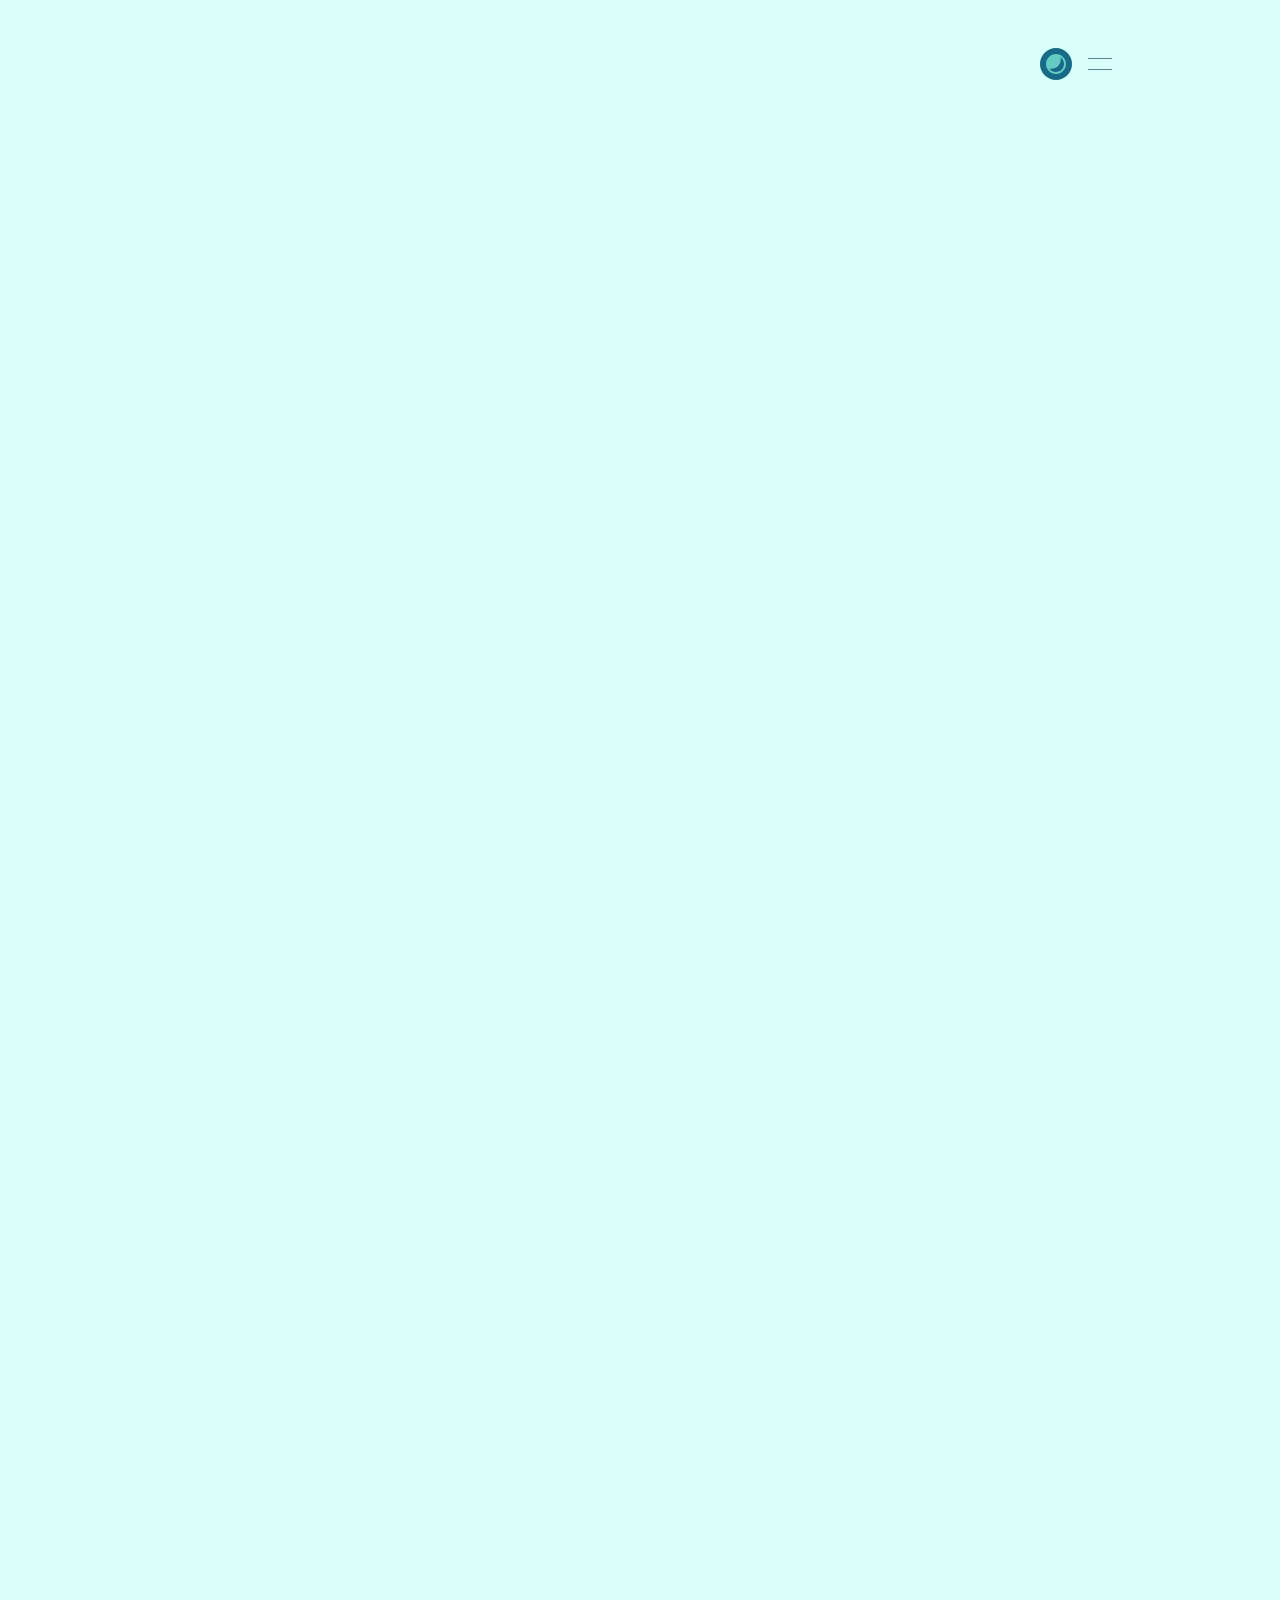
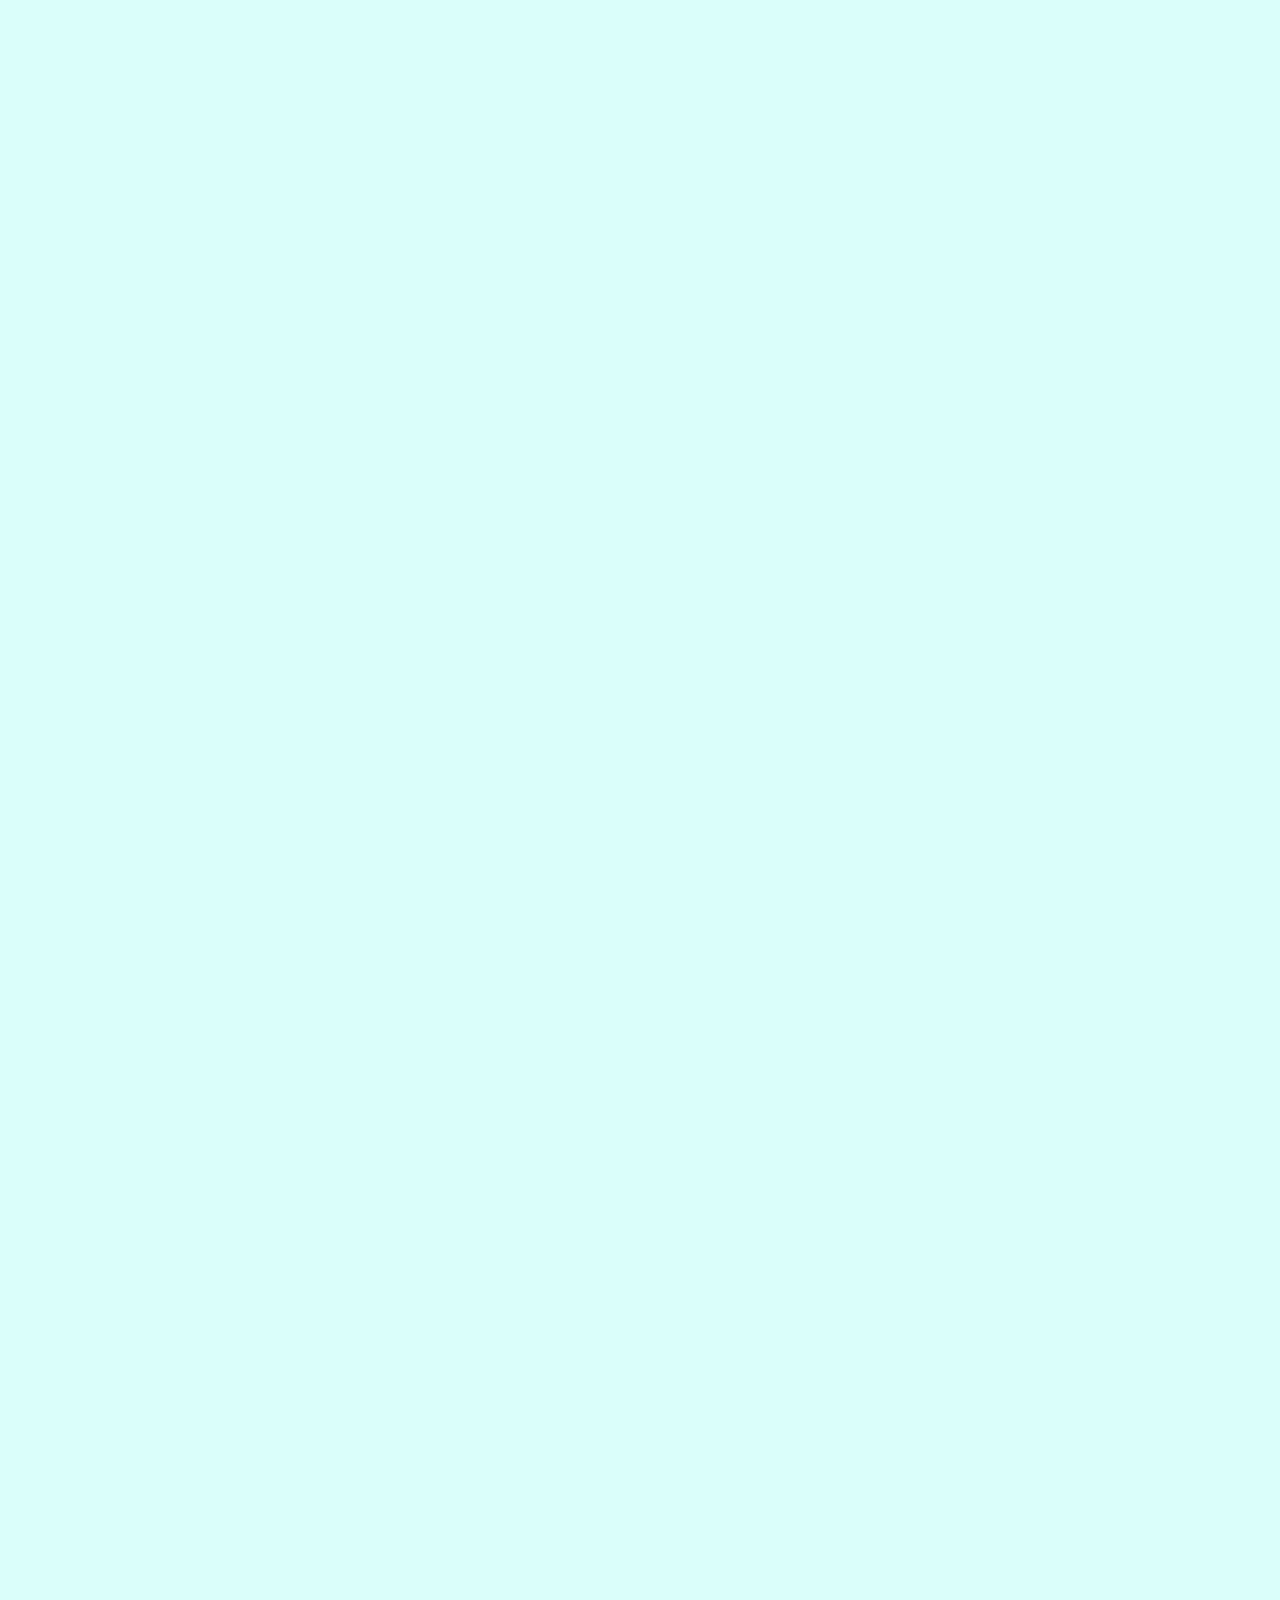
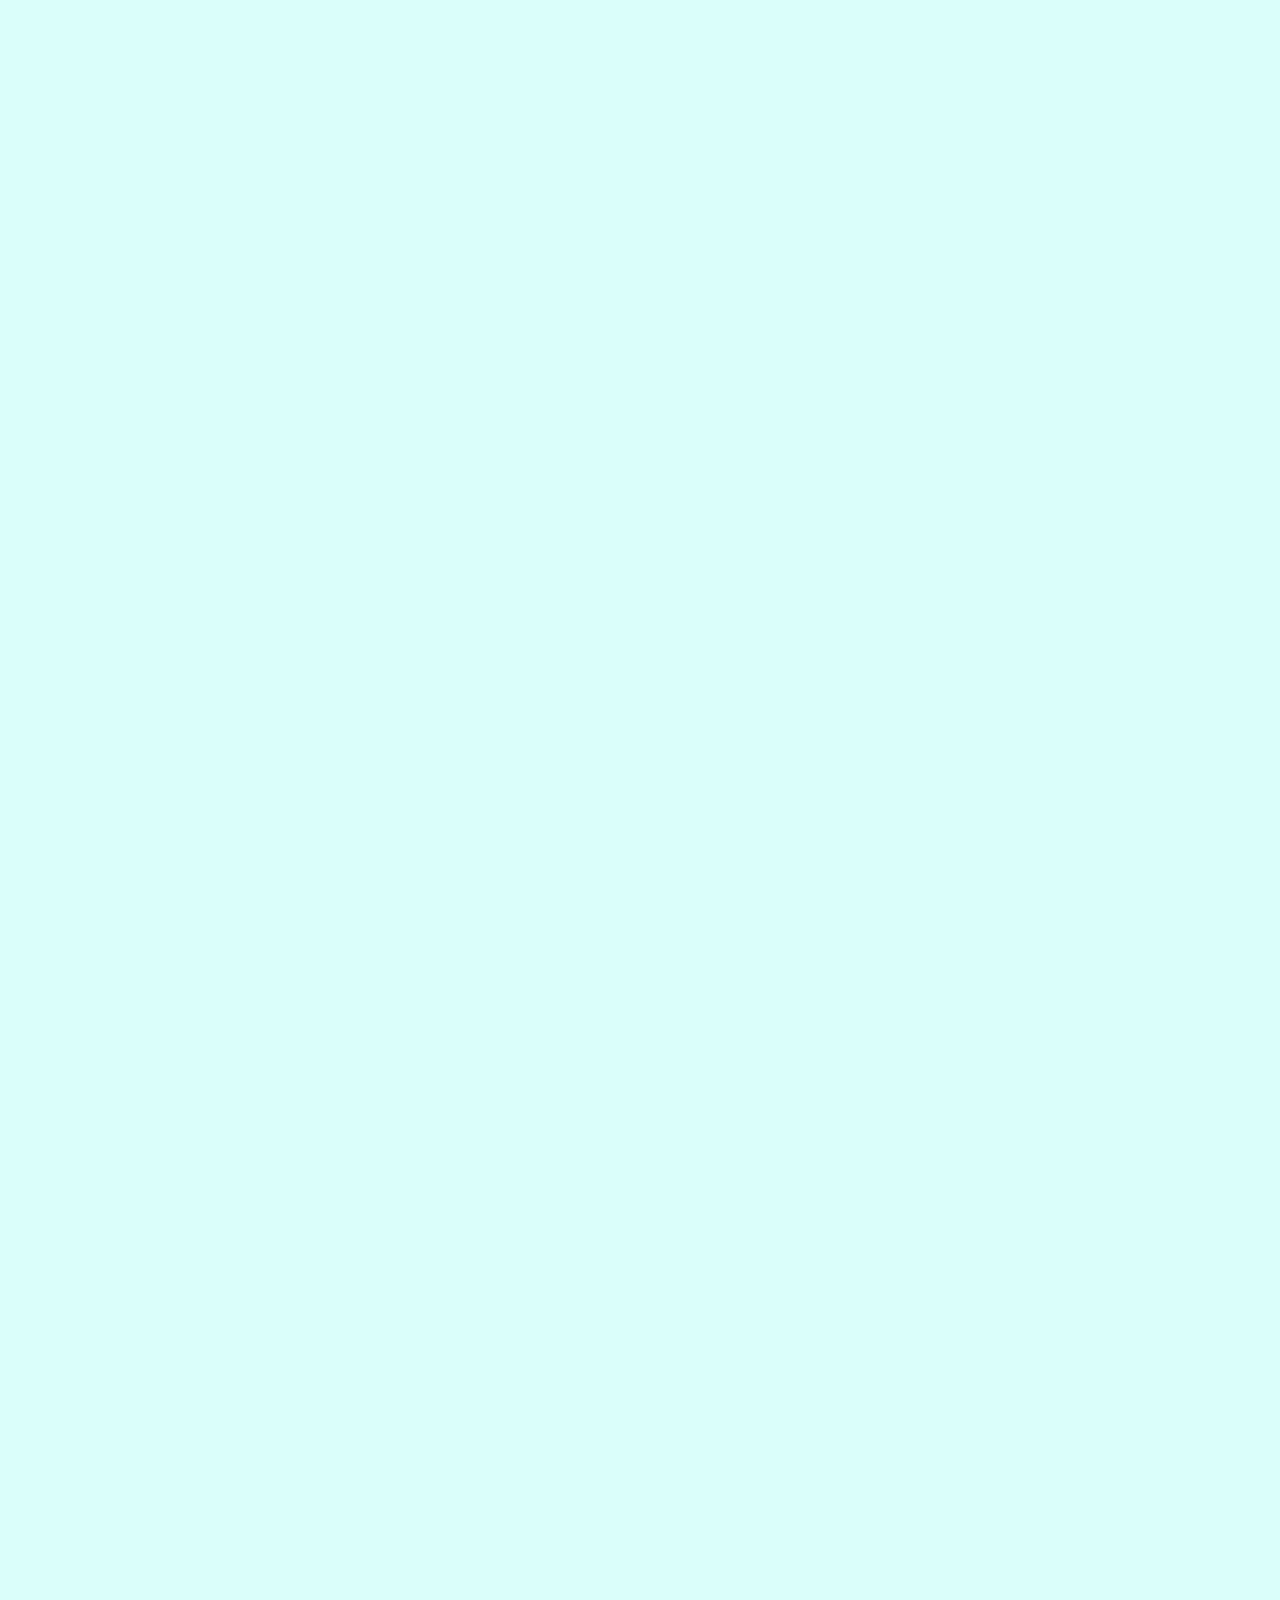
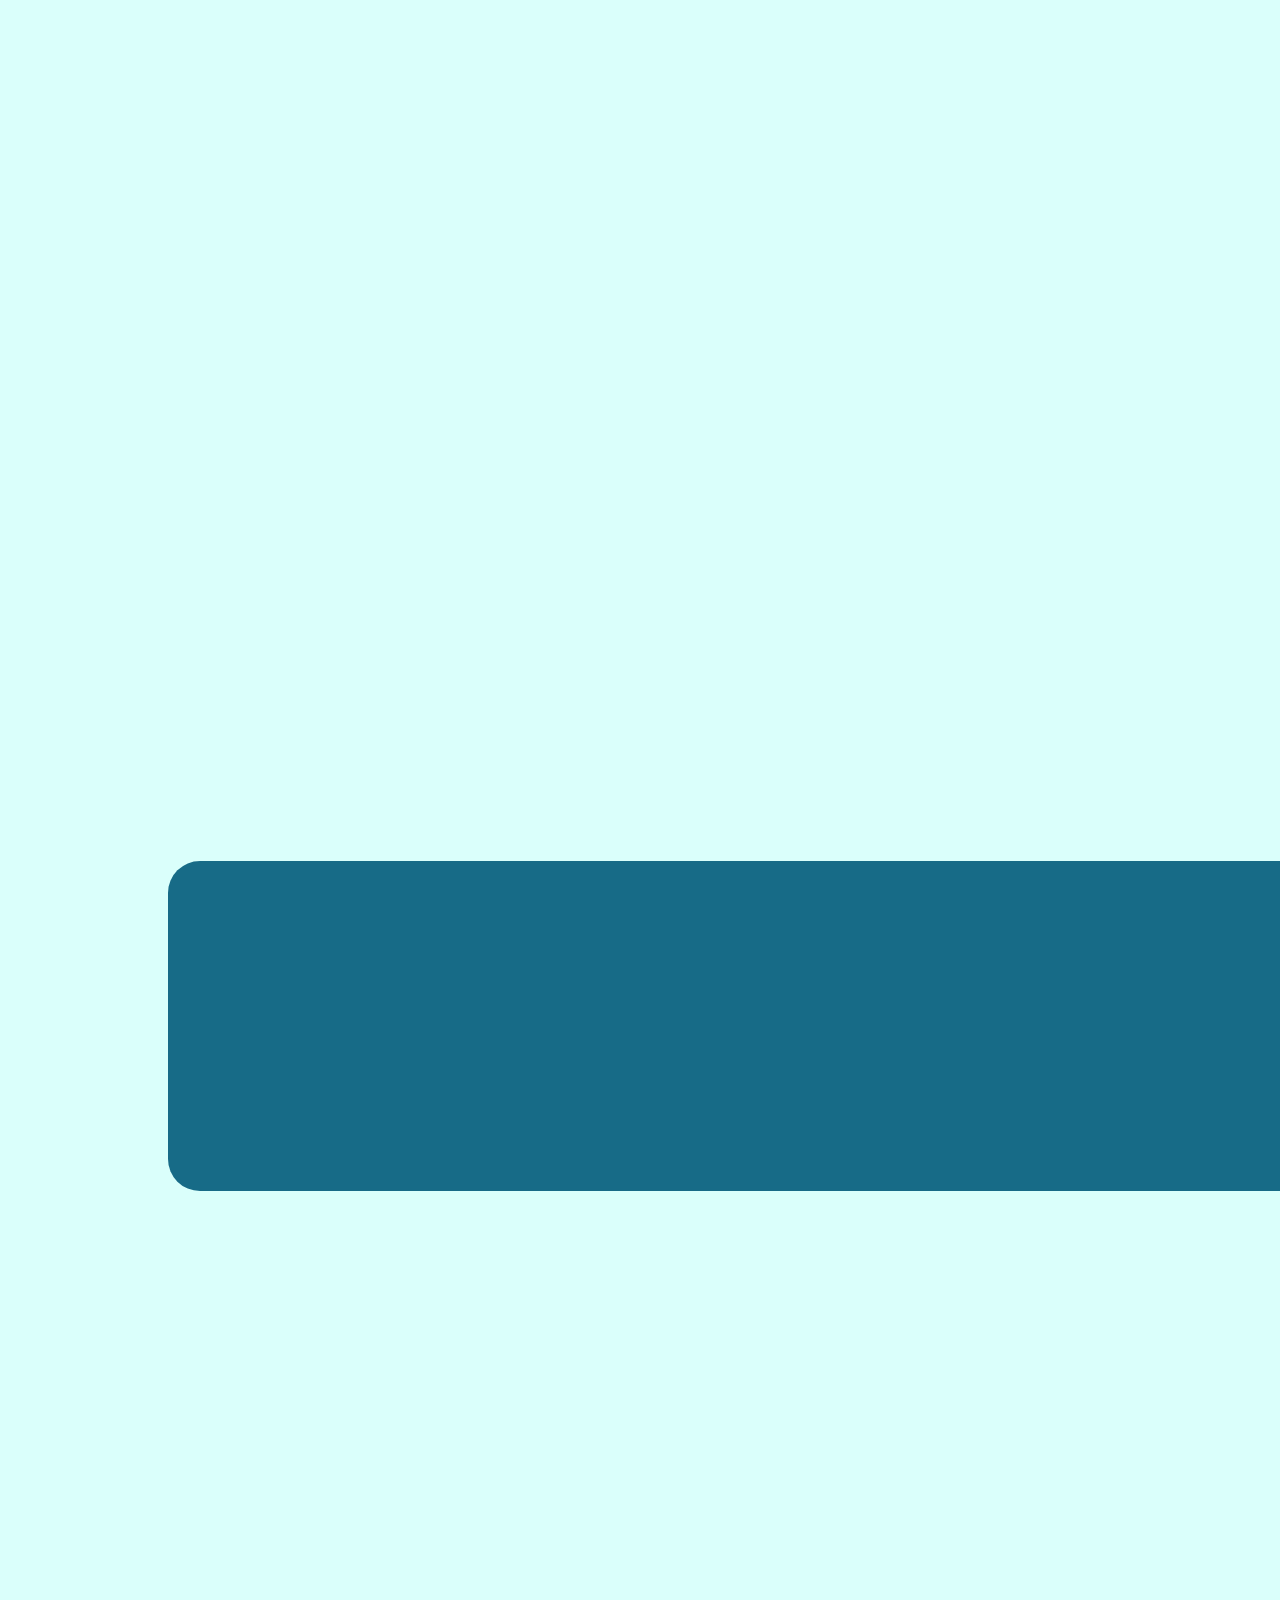
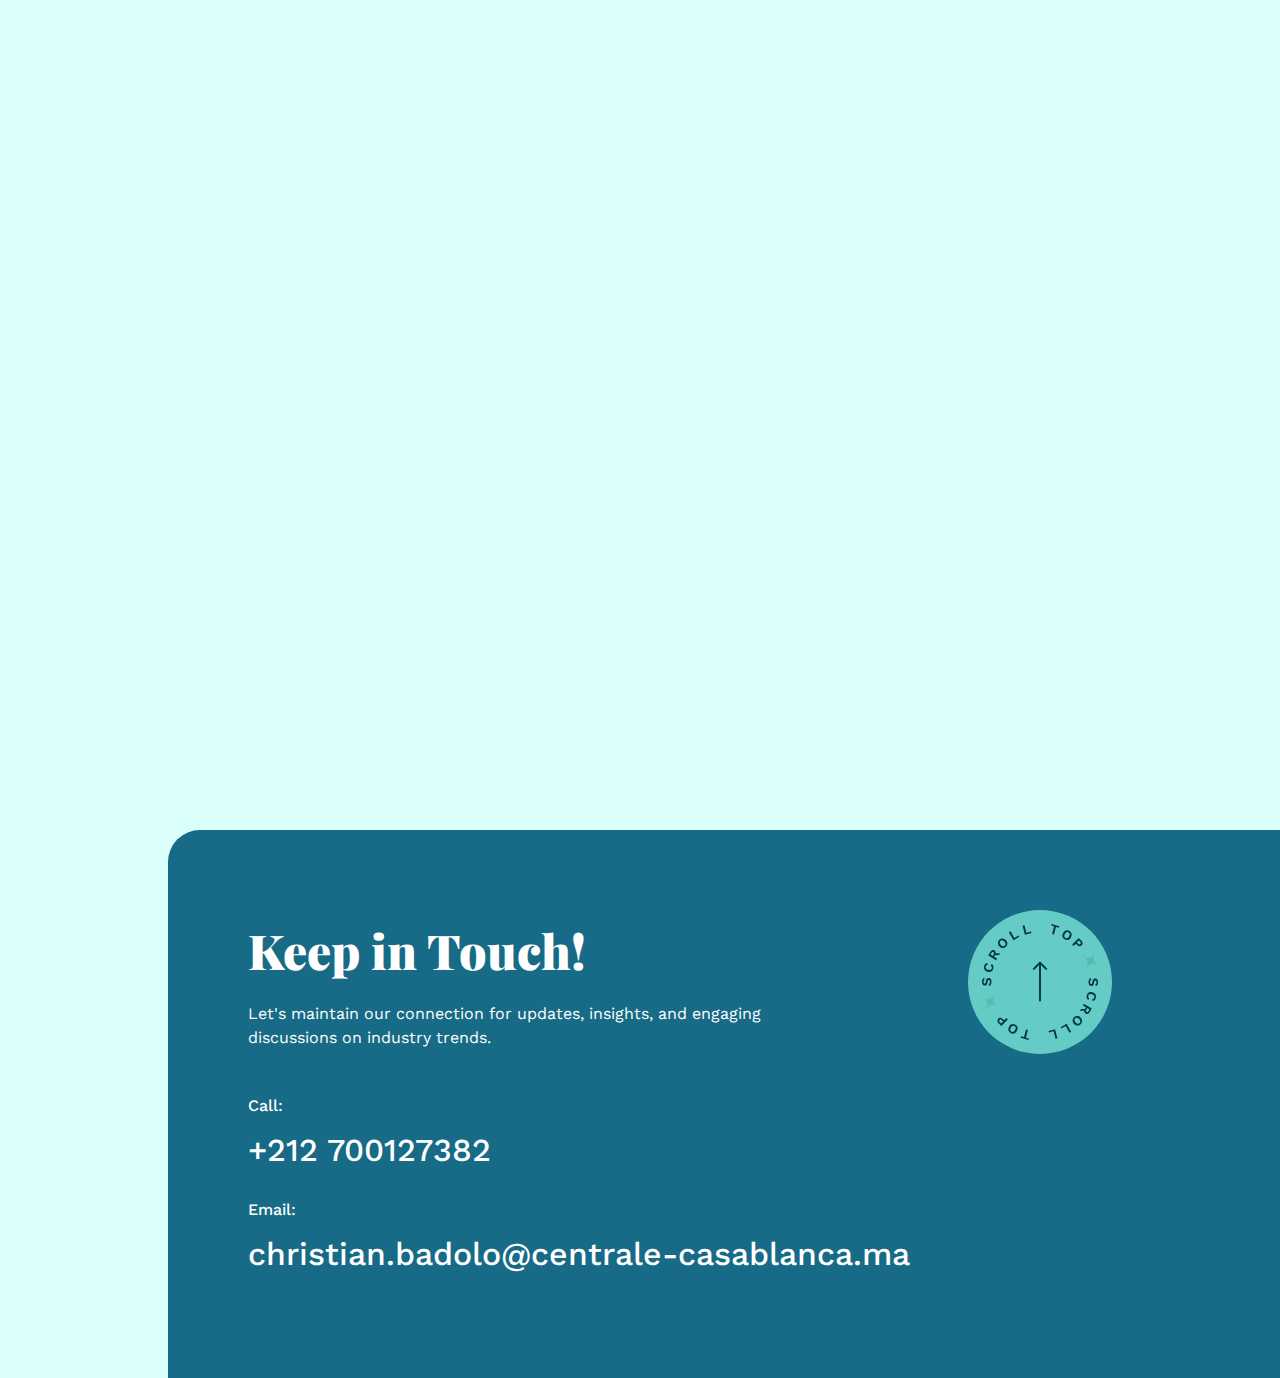
<file: index.html>
<!DOCTYPE html>
<html lang="en">
<head>
    <!-- Meta Tag -->
    <meta charset="utf-8">
    <meta http-equiv="X-UA-Compatible" content="IE=edge">
    <meta name="viewport" content="width=device-width, initial-scale=1">

    <!-- Seo Meta -->
    <meta name="description" content="Christian Thomas BADOLO - Engineering Student">
    <meta name="keywords" content="portfolio template, portfolio, personal template, responsive portfolio, personal, themeforest, html portfolio template, css3, html5">

    <title>Christian Thomas BADOLO - Engineering Student</title>

    <!-- Favicon -->
    <link href="images/logos/favicon.jpg" rel="icon">

    <!-- IOS Touch Icons -->
    <link rel="apple-touch-icon" href="images/logos/touch-icon-iphone.png">
    <link rel="apple-touch-icon" sizes="152x152" href="images/logos/touch-icon-ipad.png">
    <link rel="apple-touch-icon" sizes="180x180" href="images/logos/touch-icon-iphone-retina.png">
    <link rel="apple-touch-icon" sizes="167x167" href="images/logos/touch-icon-ipad-retina.png">

    <!-- Google fonts -->
    <link rel="preconnect" href="https://fonts.googleapis.com">
    <link rel="preconnect" href="https://fonts.gstatic.com" crossorigin>
    <link href="https://fonts.googleapis.com/css2?family=Playfair+Display:wght@400;500;600;700;800;900&display=swap" rel="stylesheet">
    <link href="https://fonts.googleapis.com/css2?family=Work+Sans:wght@100;200;300;400;500;600;700;800;900&display=swap" rel="stylesheet">

    <!-- Styles -->
    <link href="css/plugins.css" rel="stylesheet" type="text/css">
    <link href="css/styles.css" rel="stylesheet" type="text/css">

</head>
<body>

    <!-- Page loader -->
    <div id="loader">
        <div id="loader_bar"></div>
    </div>

    <!-- Start:: wrapper -->
    <div id="wrapper">

        <!-- Start:: sidebar -->
        <aside id="sidebar">
            <div class="sidebar-header">
                <a href="index.html" aria-label="Logo">
                    <img src="images/logos/logo.png" alt="">
                </a>
                <a href="javascript:void(0);" role="button" id="sidebar_close">&times;</a>
            </div>
            <div class="sidebar-body">
                <nav class="navbar">
                    <ul>
                        <li><a href="#about">About</a></li>
                        <li><a href="#services">Academic Journey</a></li>
                        <li><a href="#certificate">Certifications</a></li>
                        <li><a href="#portfolio">Projects</a></li>
                        <li><a href="#testimonials">Testimonials</a></li>
                        <li><a href="#contact">Contact</a></li>
                    </ul>
                </nav>
            </div>
            <div class="sidebar-footer">
                <ul class="social unlist">
                    <li>
                        <a href="https://www.linkedin.com/in/christianthomasbadolo/" aria-label="Linkedin">
                            <svg width="24" height="24" viewBox="0 0 24 24" xmlns="http://www.w3.org/2000/svg">
                                <path d="M6.94048 4.99993C6.94011 5.81424 6.44608 6.54702 5.69134 6.85273C4.9366 7.15845 4.07187 6.97605 3.5049 6.39155C2.93793 5.80704 2.78195 4.93715 3.1105 4.19207C3.43906 3.44699 4.18654 2.9755 5.00048 2.99993C6.08155 3.03238 6.94097 3.91837 6.94048 4.99993ZM7.00048 8.47993H3.00048V20.9999H7.00048V8.47993ZM13.3205 8.47993H9.34048V20.9999H13.2805V14.4299C13.2805 10.7699 18.0505 10.4299 18.0505 14.4299V20.9999H22.0005V13.0699C22.0005 6.89993 14.9405 7.12993 13.2805 10.1599L13.3205 8.47993Z" fill="currentColor"/>
                            </svg>
                        </a>
                    </li>
                    <li>
                        <a href="https://github.com/debad1" aria-label="Github">
                            <svg width="24" height="24" viewBox="0 0 24 24" xmlns="http://www.w3.org/2000/svg">
                                <path d="M12.001 2C6.47598 2 2.00098 6.475 2.00098 12C2.00098 16.425 4.86348 20.1625 8.83848 21.4875C9.33848 21.575 9.52598 21.275 9.52598 21.0125C9.52598 20.775 9.51348 19.9875 9.51348 19.15C7.00098 19.6125 6.35098 18.5375 6.15098 17.975C6.03848 17.6875 5.55098 16.8 5.12598 16.5625C4.77598 16.375 4.27598 15.9125 5.11348 15.9C5.90098 15.8875 6.46348 16.625 6.65098 16.925C7.55098 18.4375 8.98848 18.0125 9.56348 17.75C9.65098 17.1 9.91348 16.6625 10.201 16.4125C7.97598 16.1625 5.65098 15.3 5.65098 11.475C5.65098 10.3875 6.03848 9.4875 6.67598 8.7875C6.57598 8.5375 6.22598 7.5125 6.77598 6.1375C6.77598 6.1375 7.61348 5.875 9.52598 7.1625C10.326 6.9375 11.176 6.825 12.026 6.825C12.876 6.825 13.726 6.9375 14.526 7.1625C16.4385 5.8625 17.276 6.1375 17.276 6.1375C17.826 7.5125 17.476 8.5375 17.376 8.7875C18.0135 9.4875 18.401 10.375 18.401 11.475C18.401 15.3125 16.0635 16.1625 13.8385 16.4125C14.201 16.725 14.5135 17.325 14.5135 18.2625C14.5135 19.6 14.501 20.675 14.501 21.0125C14.501 21.275 14.6885 21.5875 15.1885 21.4875C19.259 20.1133 21.9999 16.2963 22.001 12C22.001 6.475 17.526 2 12.001 2Z" fill="currentColor"/>
                            </svg>
                        </a>
                    </li>
                </ul>
                <p>© DeBADOLO 2023 <br>All Rights Reserved</p>
            </div>
        </aside>
        <!-- End:: sidebar -->

        <!-- Start:: main -->
        <main id="main">

            <!-- Start:: header -->
            <header id="header">
                <div class="container">

                    <!-- ========================= -->
                    <!--   Start:: theme setting   -->
                    <!-- ========================= -->
                    <div class="setting">
                        <input type="checkbox" id="theme">
                        <label for="theme">
                            <svg width="24" height="24" id="light" viewBox="0 0 24 24" xmlns="http://www.w3.org/2000/svg">
                                <path fill="currentColor" d="M12 21.9966C6.47715 21.9966 2 17.5194 2 11.9966C2 6.47373 6.47715 1.99658 12 1.99658C17.5228 1.99658 22 6.47373 22 11.9966C22 17.5194 17.5228 21.9966 12 21.9966ZM12 19.9966C16.4183 19.9966 20 16.4149 20 11.9966C20 7.5783 16.4183 3.99658 12 3.99658C7.58172 3.99658 4 7.5783 4 11.9966C4 16.4149 7.58172 19.9966 12 19.9966ZM7.00035 15.3158C9.07995 15.1645 11.117 14.2938 12.7071 12.7037C14.2972 11.1136 15.1679 9.07654 15.3193 6.99694C15.6454 7.21396 15.955 7.46629 16.2426 7.75394C18.5858 10.0971 18.5858 13.8961 16.2426 16.2392C13.8995 18.5824 10.1005 18.5824 7.75736 16.2392C7.46971 15.9516 7.21738 15.642 7.00035 15.3158Z"/>
                            </svg>
                            <svg width="24" height="24" id="dark" viewBox="0 0 24 24" xmlns="http://www.w3.org/2000/svg">
                                <path fill="currentColor" d="M12 21.9966C6.47715 21.9966 2 17.5194 2 11.9966C2 6.47373 6.47715 1.99658 12 1.99658C17.5228 1.99658 22 6.47373 22 11.9966C22 17.5194 17.5228 21.9966 12 21.9966ZM5.32889 16.4219C6.76378 18.5674 9.20868 19.9801 11.9836 19.9801C16.4018 19.9801 19.9836 16.3984 19.9836 11.9801C19.9836 9.20518 18.5707 6.76021 16.4251 5.32535C17.2705 8.35312 16.5025 11.7367 14.1213 14.118C11.7401 16.4992 8.3566 17.2671 5.32889 16.4219Z"/>
                            </svg>
                            <span class="hidden">Change theme</span>
                        </label>
                    </div>
                    <!-- ========================= -->
                    <!--    End:: theme setting    -->
                    <!-- ========================= -->

                    <a href="javascript:void(0);" role="button" id="hamburger" aria-label="Hamburger"></a>

                </div>
            </header>
            <!-- End:: header -->

            <!-- Start:: intro section -->
            <section id="intro">
                <div class="container relative">
                    <img src="images/shapes/stars.svg" class="shape shape--3" data-animate="fade-right" alt="">
                    <div class="row">
                        <div class="intro-content relative">
                            <img src="images/shapes/party.svg" class="shape shape--2" data-animate="fade" data-animate-delay="800ms" alt="">
                            <h1 class="relative" data-animate="fade-up">Hello, I’m Christian Thomas BADOLO Engineering Student at Ecole Centrale Casablanca <span data-animate="opacity" data-animate-delay="500ms">Based in Bouskoura</span></h1>
                            <div class="link-group" data-animate="fade-up" data-animate-delay="250ms">
                                <a href="#contact" class="btn btn--primary">
                                    <span>Let's Talk</span>
                                    <span class="btn__icon">
                                        <svg width="20" height="20" viewBox="0 0 24 24" xmlns="http://www.w3.org/2000/svg">
                                            <path fill="currentColor" d="M21 3C21.5523 3 22 3.44772 22 4V20.0066C22 20.5552 21.5447 21 21.0082 21H2.9918C2.44405 21 2 20.5551 2 20.0066V19H20V7.3L12 14.5L2 5.5V4C2 3.44772 2.44772 3 3 3H21ZM8 15V17H0V15H8ZM5 10V12H0V10H5ZM19.5659 5H4.43414L12 11.8093L19.5659 5Z"/>
                                        </svg>
                                    </span>
                                </a>
                                <a href="portfolio.html" class="arrow-link underline-animation">
                                    <span>My Projects</span>
                                    <svg width="13" height="13" viewBox="0 0 13 13" fill="none" xmlns="http://www.w3.org/2000/svg">
                                        <path fill="currentColor" d="M12.8137 1.00819C12.8137 0.732049 12.5899 0.508192 12.3137 0.508191L7.81371 0.508191C7.53757 0.508191 7.31371 0.732049 7.31371 1.00819C7.31371 1.28433 7.53757 1.50819 7.81371 1.50819L11.8137 1.50819L11.8137 5.50819C11.8137 5.78433 12.0376 6.00819 12.3137 6.00819C12.5899 6.00819 12.8137 5.78433 12.8137 5.50819L12.8137 1.00819ZM1.35355 12.6755L12.6673 1.36174L11.9602 0.654638L0.646447 11.9683L1.35355 12.6755Z"/>
                                    </svg>
                                </a>
                            </div>
                        </div>
                        <div class="hero-1">
                            <div class="hero-cover relative" data-animate="fade-left">
                                <img src="images/hero/hero.png" class="hero-cover__image" alt="">
                                <img src="images/shapes/warm.svg" class="shape shape--1" alt="">
                                <div class="hero-border"></div>
                                <a href="#about" class="circle scroll-down" aria-label="Scroll down" data-animate="fade-down" data-animate-delay="400ms">
                                    <img src="images/icons/scroll-down.svg" alt="">
                                </a>
                            </div>
                        </div>
                    </div>
                </div>
            </section>
            <!-- End:: intro section -->

            <!-- Start:: about section -->
             <section id="about" class="section">
                <div class="container">
                    <div class="row">
                        <!-- About info -->
                        <div class="about-info" data-animate="fade-right">
                            <div class="about-info__block">
                                <div class="about-info__item">
                                    <span>Name</span>
                                    <div class="about-info__text fw-medium">Christian Thomas BADOLO</div>
                                </div>
                                <div class="about-info__item">
                                    <span>Date of birth</span>
                                    <div class="about-info__text fw-medium">July, 03 2002</div>
                                </div>
                                <div class="about-info__item">
                                    <span>Email id</span>
                                    <a href="mailto:christian.badolo@centrale-casablanca.ma" class="about-info__text fw-medium">christian.badolo@centrale-casablanca.ma</a>
                                </div>
                                <div class="about-info__item">
                                    <span>Phone no.</span>
                                    <a href="tel:+212 700127382" class="about-info__text fw-medium">+212 700127382</a>
                                </div>
                                <div class="about-info__item">
                                    <span>Address</span>
                                    <div class="about-info__text fw-medium">Campus Ecole Centrale Casablanca, Bouskoura</div>
                                </div>
                            </div>
                            <a href="https://drive.google.com/file/d/184-nuCGdafvj2Cd6AQ_-cZco5nzIBWwv/view?usp=sharing" class="btn btn--primary" target="_blank"><span>Download Resume</span></a>
                                <span class="btn__icon">
                                    <svg width="20" height="20" viewBox="0 0 24 24" xmlns="http://www.w3.org/2000/svg">
                                        <path fill="currentColor" d="M12.9999 16.1716L18.3638 10.8076L19.778 12.2218L11.9999 20L4.22168 12.2218L5.63589 10.8076L10.9999 16.1716V4H12.9999V16.1716Z"/>
                                    </svg>
                                </span>
                            </a>
                        </div>
                        <!-- About content -->
                        <div class="about-content" data-animate="fade-left">
                            <h2>About <span class="fw-semibold">me</span></h2>
                            <p class="fw-medium">Hello, I’m Christian Thomas BADOLO Engineering Student at Ecole Centrale Casablanca.</p>
                            <p>Driven by spontaneity, rigor, and a strong sense of curiosity, I am currently in my second year of engineering at Ecole Centrale Casablanca, where I am dedicated to shaping the future by fostering innovation.</p>
                            <div class="stats">
                                <div class="stats__item">
                                    <span class="stats__number">22</span>
                                    <p>Years Old</p>
                                </div>
                                <div class="stats__item">
                                    <span class="stats__number">2</span>
                                    <p>Internships</p>
                                </div>
                                <div class="stats__item">
                                    <span class="stats__number">9</span>
                                    <p>Projects Completed</p>
                                </div>
                                <div class="stats__item">
                                    <span class="stats__number">15</span>
                                    <p>Certificates</p>
                                </div>
                            </div>
                        </div>
                    </div>

                    <div class="about-block">
                        <div class="row">
                            <!-- Experience -->
                            <div class="experience" data-animate="fade-right">
                                <div class="mb-48">
                                    <h3>My <span class="fw-semibold">experience</span></h3>
                                    <p>My main experiences are as an intern and as the head of a school association.</p>
                                </div>
                                <div class="experience-list">
                                    <div class="experience-list__item">
                                        <div class="experience-list__block">
                                            <span class="experience-list__subtitle">Apr 2023 - Present</span>
                                            <span class="experience-list__title">Event Manager</span>
                                            <p>Enactus Centrale Casablanca · Part-time</p>
                                        </div>
                                    </div>
                                    <div class="experience-list__item">
                                        <div class="experience-list__block">
                                            <span class="experience-list__subtitle">Nov 2022 - Present</span>
                                            <span class="experience-list__title">Private tutor</span>
                                            <p>Smartprof · Private tutor</p>
                                        </div>
                                    </div>
                                    <div class="experience-list__item">
                                        <div class="experience-list__block">
                                            <span class="experience-list__subtitle">Jan 2024 - Feb 2024</span>
                                            <span class="experience-list__title">Intern</span>
                                            <p>TechnoHacks EduTech · Internship</p>
                                        </div>
                                    </div>
                                    <div class="experience-list__item">
                                        <div class="experience-list__block">
                                            <span class="experience-list__subtitle">Jul 2023 - Aug 2023</span>
                                            <span class="experience-list__title">Intern</span>
                                            <p>Smartprof · Internship</p>
                                        </div>
                                    </div>
                                  
                                   
                                    <div class="experience-list__item">
                                        <div class="experience-list__block">
                                            <span class="experience-list__subtitle">Nov 2022</span>
                                            <span class="experience-list__title">Elève pilote</span>
                                            <p>Lors de la 7ème édition du Forum ECC - Entreprises 2022</p>
                                        </div>
                                    </div>
                                </div>
                            </div>
                            <!-- Skill -->
                            <div class="skill" data-animate="fade-left">
                                <h3 class="mb-48">My <span class="fw-semibold">skills</span></h3>
                                <div class="skill-list">
                                    <div class="skill-list__item">
                                        <span class="skill-list__title fw-semibold">Data cleaning and visualization</span>
                                        <div class="progress">
                                            <div class="progress__bar" style="--progress-width: 80%">
                                                <span class="progress__badge">80%</span>
                                            </div>
                                        </div>
                                    </div>
                                    <div class="skill-list__item">
                                        <span class="skill-list__title fw-semibold">Machine learning</span>
                                        <div class="progress">
                                            <div class="progress__bar" style="--progress-width: 82%">
                                                <span class="progress__badge">90%</span>
                                            </div>
                                        </div>
                                    </div>
                                     <div class="skill-list__item">
                                        <span class="skill-list__title fw-semibold">Teamwork and collaboration</span>
                                        <div class="progress">
                                            <div class="progress__bar" style="--progress-width: 80%">
                                                <span class="progress__badge">90%</span>
                                            </div>
                                        </div>
                                    </div>
                                    <div class="skill-list__item">
                                        <span class="skill-list__title fw-semibold">Microsoft Office (Word, Excel, PowerPoint, PowerBI)</span>
                                        <div class="progress">
                                            <div class="progress__bar" style="--progress-width: 97%">
                                                <span class="progress__badge">97%</span>
                                            </div>
                                        </div>
                                    <div class="skill-list__item">
                                    <span class="skill-list__title fw-semibold">Web Scraping</span>
                                    <div class="progress">
                                        <div class="progress__bar" style="--progress-width: 82%">
                                            <span class="progress__badge">85%</span>
                                        </div>
                                    </div>
                                    <div class="skill-list__item">
                                    <span class="skill-list__title fw-semibold">Web Development</span>
                                    <div class="progress">
                                        <div class="progress__bar" style="--progress-width: 82%">
                                            <span class="progress__badge">85%</span>
                                        </div>
                                    </div>
                                    </div>
                                </div>
                            </div>
                        </div>
                    </div>
                </div>
            </section>
            <!-- End:: about section -->

            <!-- Start:: services section -->
            <section id="services" class="section">
                <div class="container relative">
                    <span class="shape shape--4" data-animate="fade">
                        <svg width="186" height="100%" viewBox="0 0 186 198" xmlns="http://www.w3.org/2000/svg">
                            <path fill="currentColor" fill-rule="evenodd" clip-rule="evenodd" d="M75.7729 17.2222L70.6186 22.3765L115.371 22.3766L110.217 17.2219L75.7729 17.2222ZM97.7723 4.77753L88.2177 4.77745L92.9949 0.000169516L97.7723 4.77753ZM127.816 34.8209L58.1738 34.8213L53.0195 39.9756L132.97 39.9757L127.816 34.8209ZM145.415 52.42L40.5747 52.4204L35.4204 57.5748L150.57 57.5748L145.415 52.42ZM163.014 70.0191L22.9756 70.0195L17.8211 75.174L168.169 75.1739L163.014 70.0191ZM180.613 87.6182L5.37668 87.6184L0.221987 92.7731L185.768 92.773L180.613 87.6182ZM185.767 105.218L0.222294 105.217L5.37703 110.372L180.613 110.372L185.767 105.218ZM168.168 122.817L17.8214 122.817L22.976 127.971L163.014 127.971L168.168 122.817ZM150.569 140.416L35.4204 140.415L40.5751 145.57L145.415 145.57L150.569 140.416ZM132.97 158.015L53.0195 158.015L58.1742 163.169L127.816 163.169L132.97 158.015ZM115.371 175.614L70.6186 175.614L75.7733 180.768L110.216 180.769L115.371 175.614ZM97.772 193.213L88.2177 193.213L92.9949 197.99L97.772 193.213Z"/>
                        </svg>
                    </span>
                    <div class="section__head relative" data-animate="fade-up">
                        <span class="section__subtitle">Academic Journey</span>
                        <h2>What I <span class="fw-semibold">learnt</span></h2>
                        <p>Ecole Centrale Casablanca is a prestigious institution within the Centrale Schools group, offering a wide and varied range of educational programs.</p>
                    </div>
                    <!-- Services -->
                    <div class="service">
                        <div class="service__item" data-animate="fade-up">
                            <div class="service__number">01</div>
                            <div class="service__info">
                                <span>Semester 5 & 6</span>
                                <span class="service__title">Tronc Commun</span>
                            </div>
                            <div class="service__text">
                                During semesters 5 and 6, I learned the essential foundations required for engineering school during a common core curriculum.
                            </div>
                        </div>
                        <div class="service__item" data-animate="fade-up">
                            <div class="service__number">02</div>
                            <div class="service__info">
                                <span>Semester 5, 6 & 7</span>
                                <span class="service__title">ADPL - Ateliers de Developpement Personel et Leadership</span>
                            </div>
                            <div class="service__text">
                                ADPL courses, self-awareness, inspiring leaders, communication improvement, emotion connection, effective teamwork, complexity management, innovative solutions, self-discovery, professional project construction, comprehensive approach, personal development, collaboration, innovation.
                            </div>
                        </div>
                        <div class="service__item" data-animate="fade-up" data-animate-delay="100ms">
                            <div class="service__number">03</div>
                            <div class="service__info">
                                <span>Semester 7</span>
                                <span class="service__title"> Sustainable Development</span>
                            </div>
                            <div class="service__text">
                                Sustainable development principles, economic growth, environmental protection, social equity, eco-friendly products, Life Cycle Assessment (LCA), environmentally responsible solutions.
                            </div>
                        </div>
                        <div class="service__item" data-animate="fade-up" data-animate-delay="200ms">
                            <div class="service__number">04</div>
                            <div class="service__info">
                                <span>Semester 7</span>
                                <span class="service__title"> RSE - Corporate Social Responsibility (CSR)</span>
                            </div>
                            <div class="service__text">
                                Corporate Social Responsibility, ethical business practices, community engagement, positive contribution, socially responsible operations, profitability, business strategies.
                            </div>
                        </div>
                        <div class="service__item" data-animate="fade-up" data-animate-delay="300ms">
                            <div class="service__number">05</div>
                            <div class="service__info">
                                <span>Semester 7</span>
                                <span class="service__title">Sociology of Organizations</span>
                            </div>
                            <div class="service__text">
                                Organizational dynamics, sociological perspective, organizational structure, individual and group behavior, effectiveness, organizational culture, organizational change, leadership styles, communication, organizational success.
                            </div>
                        </div>
                        <div class="service__item" data-animate="fade-up" data-animate-delay="400ms">
                            <div class="service__number">06</div>
                            <div class="service__info">
                                <span>Semester 7</span>
                                <span class="service__title">Quality & Reliability Engineering</span>
                            </div>
                            <div class="service__text">
                                 Tools and techniques for ensuring product and process quality, statistical quality control, reliability engineering principles, and possibly Six Sigma methodologies.
                            </div>
                        </div>
                        <div class="service__item" data-animate="fade-up" data-animate-delay="400ms">
                            <div class="service__number">07</div>
                            <div class="service__info">
                                <span>Semester 7</span>
                                <span class="service__title">Graph Theory </span>
                            </div>
                            <div class="service__text">
                                Graph algorithms, network flows, shortest paths, graph coloring, and applications of graph theory in real-world problems.
                            </div>
                        </div>
                        <div class="service__item" data-animate="fade-up" data-animate-delay="400ms">
                            <div class="service__number">08</div>
                            <div class="service__info">
                                <span>Semester 7</span>
                                <span class="service__title">Discrete Event Simulation Modeling </span>
                            </div>
                            <div class="service__text">
                                Simulation with Flexim
                            </div>
                        </div>
                        <div class="service__item" data-animate="fade-up" data-animate-delay="400ms">
                            <div class="service__number">09</div>
                            <div class="service__info">
                                <span>Semester 7</span>
                                <span class="service__title">Operational Machine Learnings</span>
                            </div>
                            <div class="service__text">
                                Supervised and unsupervised learning algorithms, data preprocessing, model evaluation, and deploying machine learning models in real-world operational settings.
                            </div>
                        </div>
                        <div class="service__item" data-animate="fade-up" data-animate-delay="400ms">
                            <div class="service__number">10</div>
                            <div class="service__info">
                                <span>Semester 7</span>
                                <span class="service__title">Stochastic Optimization</span>
                            </div>
                            <div class="service__text">
                                 MCMC and Genetic algorithms
                            </div>
                        </div>
                        <div class="service__item" data-animate="fade-up" data-animate-delay="400ms">
                            <div class="service__number">11</div>
                            <div class="service__info">
                                <span>Semester 7</span>
                                <span class="service__title">Combinatorial Optimization</span>
                            </div>
                            <div class="service__text">
                               Integer programming, network optimization, heuristic methods, and their applications in scheduling, resource allocation, and logistics.
                            </div>
                        </div>
                    </div>
                </div>
            </section>
            <!-- End:: services section -->
            
            <!-- Start:: certificates section -->
            <section id="certificate" class="section">
                <div class="container relative">
                    <span class="shape shape--4" data-animate="fade">
                        <img src="images/shapes/stars.svg" class="shape shape--9" alt="">
                    </span>
                    <div class="section__head relative" data-animate="fade-up">
                        <span class="section__subtitle">Certifications</span>
                        <h2>An Overview of the Certifications <span class="fw-semibold">I Have Obtained</span></h2>
                        <p>I have obtained certificates through completion of courses on Coursera and active participation in hackathons.</p>
                    </div>
                    <!-- Certificates -->
                    <div class="certificate">
                        <div class="certificate__item" data-animate="fade-up" data-animate-delay="400ms">
                            <div class="certificate__number">01</div>
                            <div class="certificate__info">
                                <span>Microsoft</span>
                                <span class="certificate__title"><a href="#">Microsoft Power BI Data Analyst </a></span>
                            </div>
                        </div>
                        <div class="certificate__item" data-animate="fade-up" data-animate-delay="400ms">
                            <div class="certificate__number">02</div>
                            <div class="certificate__info">
                                <span>LearnQuest</span>
                                <span class="certificate__title"><a href="https://www.coursera.org/account/accomplishments/specialization/6QGFRE5ZAR2Y">Scrum Master Certification </a></span>
                            </div>
                        </div>
                        <div class="certificate__item" data-animate="fade-up" data-animate-delay="400ms">
                            <div class="certificate__number">03</div>
                            <div class="certificate__info">
                                <span>University of Alberta</span>
                                <span class="certificate__title"><a href="https://www.coursera.org/account/accomplishments/verify/9FBPMVAPHPX9">Client Needs and Software Requirements </a></span>
                            </div>
                        </div>
                        <div class="certificate__item" data-animate="fade-up" data-animate-delay="400ms">
                            <div class="certificate__number">04</div>
                            <div class="certificate__info">
                                <span>The Hong Kong University of Science and Technology</span>
                                <span class="certificate__title"><a href="https://www.coursera.org/account/accomplishments/verify/BLTS24YA37PF">Software Engineering: Modeling Software Systems using UML </a></span>
                            </div>
                        </div>
                        <div class="certificate__item" data-animate="fade-up" data-animate-delay="400ms">
                            <div class="certificate__number">05</div>
                            <div class="certificate__info">
                                <span>Google</span>
                                <span class="certificate__title"><a href="https://www.coursera.org/account/accomplishments/professional-cert/KX6HLYE28DYB">Google Data Analytics </a></span>
                            </div>
                        </div>
                    </div>
                </div>
            </section>
            <!-- End:: certificate section -->
            
            <!-- Start:: portfolio section -->
            <section id="portfolio" class="section">
                <div class="container">
                    <!-- Portfolio head -->
                    <div class="portfolio-head relative">
                        <div class="shape shape--5" data-animate="fade-right">
                            <img src="images/shapes/direction.svg" alt="">
                        </div>
                        <div class="portfolio-content" data-animate="fade" data-animate-delay="200ms">
                            <h2>Recent <span class="fw-semibold">works</span></h2>
                            <p> A snapshot of my recent achievements. </p>
                        </div>
                        <a href="portfolio.html" class="arrow-link underline-animation" data-animate="fade" data-animate-delay="200ms">
                            <span>View All</span>
                            <svg width="13" height="13" viewBox="0 0 13 13" fill="none" xmlns="http://www.w3.org/2000/svg">
                                <path fill="currentColor" d="M12.8137 1.00819C12.8137 0.732049 12.5899 0.508192 12.3137 0.508191L7.81371 0.508191C7.53757 0.508191 7.31371 0.732049 7.31371 1.00819C7.31371 1.28433 7.53757 1.50819 7.81371 1.50819L11.8137 1.50819L11.8137 5.50819C11.8137 5.78433 12.0376 6.00819 12.3137 6.00819C12.5899 6.00819 12.8137 5.78433 12.8137 5.50819L12.8137 1.00819ZM1.35355 12.6755L12.6673 1.36174L11.9602 0.654638L0.646447 11.9683L1.35355 12.6755Z"/>
                            </svg>
                        </a>
                    </div>
                    <!-- Portfolio body -->
                    <div class="portfolio-body relative">
                        <div id="portfolio_cards" class="swiper" data-animate="fade-up">
                            <div class="swiper-wrapper">
                                <div class="swiper-slide">
                                     <div class="card">
                                        <a href="https://github.com/debad1/GreenVoice" class="card__cover" aria-labelledby="portfolio_card_1">
                                            <img src="images\hero\greenvoice.png" alt="">
                                        </a>
                                    <span class="card__subtitle">Intrapreneuriat</span>
                                    <div id="portfolio_card_1" class="h5 mb-0">
                                         <a href="https://github.com/debad1/GreenVoice" class="underline-animation">GreenVoice</a>
                                    </div>
                                </div>
                            </div>
                                <div class="swiper-slide">
                                    <div class="card">
                                        <a href="https://test-sp-ba5ad.web.app/soutien-scolaire/6-eme_mathematiques" class="card__cover" aria-labelledby="portfolio_card_2">
                                            <img src="images\hero\smartprof.png" alt="">
                                        </a>
                                    <span class="card__subtitle">Web development</span>
                                    <div id="portfolio_card_2" class="h5 mb-0">
                                        <a href="https://test-sp-ba5ad.web.app/soutien-scolaire/6-eme_mathematiques" class="underline-animation">Search Engine</a>
                                    </div>
                            </div>
                                </div>
                                <div class="swiper-slide">
                                    <div class="card">
                                        <a href="https://github.com/debad1/Simulation-of-a-blood-supply-chain" class="card__cover" aria-labelledby="portfolio_card_3">
                                            <img src="images\hero\simulation.png" alt="">
                                        </a>
                                    <span class="card__subtitle">Simulation</span>
                                    <div id="portfolio_card_3" class="h5 mb-0">
                                        <a href="https://github.com/debad1/Simulation-of-a-blood-supply-chain" class="underline-animation">Simulation of a blood supply chain</a>
                                    </div>
                                </div>
                                </div>
                            </div>
                            <div class="swiper-pagination"></div>
                        </div>
                    </div>
                </div>
            </section>
            <!-- End:: portfolio section -->


            </section>
            <!-- Start:: testimonials section -->
            <section id="testimonials" class="section">
                <div class="container">
                    <div class="section__head" data-animate="fade-up">
                        <span class="section__subtitle">Testimonials</span>
                        <h2>What they <span class="fw-semibold">say?</span></h2>
                    </div>
                    <!-- Testimonial slider -->
                    <div class="testimonial" data-animate="fade-up" data-animate-delay="400ms">
                        <div id="testimonial_slider" class="swiper">
                            <div class="swiper-wrapper">
                                <div class="swiper-slide">
                                    <img src="images/icons/quote.svg" class="quote" alt="">
                                    <p>Christian stands out for exemplary diligence and punctuality, exceptional teamwork skills, and notable autonomy and responsibility. His communication skills, both in listening and expression, are remarkable. He excels in methodology and organization, demonstrating an ability to efficiently synthesize information and articulate problems clearly. In summary, he combines essential professional qualities such as autonomy, effective collaboration, communication, and efficient task management.</p>
                                    <div class="author">
                                        <div class="author__image">
                                            <img src="images/avatar.png" alt="">
                                        </div>
                                        <span class="author__name">Ali FAOUZI</span>
                                        <p>Technical Director - Smartprof</p>
                                    </div>
                                </div>
                                <div class="swiper-slide">
                                    <img src="images/icons/quote.svg" class="quote" alt="">
                                    <p>Christian stands out for exemplary diligence and punctuality, exceptional teamwork skills, and notable autonomy and responsibility. His communication skills, both in listening and expression, are remarkable. He excels in methodology and organization, demonstrating an ability to efficiently synthesize information and articulate problems clearly. In summary, he combines essential professional qualities such as autonomy, effective collaboration, communication, and efficient task management.</p>
                                    <div class="author">
                                        <div class="author__image">
                                            <img src="images/avatar.png" alt="">
                                        </div>
                                        <span class="author__name">Ali FAOUZI</span>
                                        <p>Technical Director - Smartprof</p>
                                    </div>
                                </div>
                                <div class="swiper-slide">
                                    <img src="images/icons/quote.svg" class="quote" alt="">
                                    <p>Christian stands out for exemplary diligence and punctuality, exceptional teamwork skills, and notable autonomy and responsibility. His communication skills, both in listening and expression, are remarkable. He excels in methodology and organization, demonstrating an ability to efficiently synthesize information and articulate problems clearly. In summary, he combines essential professional qualities such as autonomy, effective collaboration, communication, and efficient task management.</p>
                                    <div class="author">
                                        <div class="author__image">
                                            <img src="images/avatar.png" alt="">
                                        </div>
                                        <span class="author__name">Ali FAOUZI</span>
                                        <p>Technical Director - Smartprof</p>
                                    </div>
                                </div>
                            </div>
                            <div class="swiper-pagination"></div>
                        </div>
                    </div>
                </div>
            </section>
            <!-- End:: testimonials section -->




            <!-- Start:: footer -->
            <footer id="contact" class="container">
                <div class="footer relative">
                    <!-- Footer header -->
                    <div class="footer-head">
                        <div class="footer-content">
                            <h2 class="h1">Keep in Touch!</h2>
                            <p>Let's maintain our connection for updates, insights, and engaging discussions on industry trends.</p>
                        </div>
                        <a href="#" aria-label="Scroll top" class="circle" data-offset="0">
                            <img src="images/icons/scroll-top.svg" alt="">
                        </a>
                    </div>
                    <!-- Footer body -->
                    <div class="footer-body fw-medium">
                        <div class="footer-body__item">
                            <span class="footer-body__title">Call:</span>
                            <a href="tel:+212 700127382" class="underline-animation">+212 700127382</a>
                        </div>
                        <div class="footer-body__item">
                            <span class="footer-body__title">Email:</span>
                            <a href="mailto:christian.badolo@centrale-casablanca.ma" class="underline-animation">christian.badolo@centrale-casablanca.ma</a>
                        </div>
                    </div>
                </div>
            </footer>
            <!-- End:: footer -->

        </main>
        <!-- End:: main -->

    </div>
    <!-- End:: wrapper -->

    <!-- Scripts -->
    <script src="js/plugins.js"></script>
    <script src="js/scripts.js"></script>
</body>
</html>
</file>
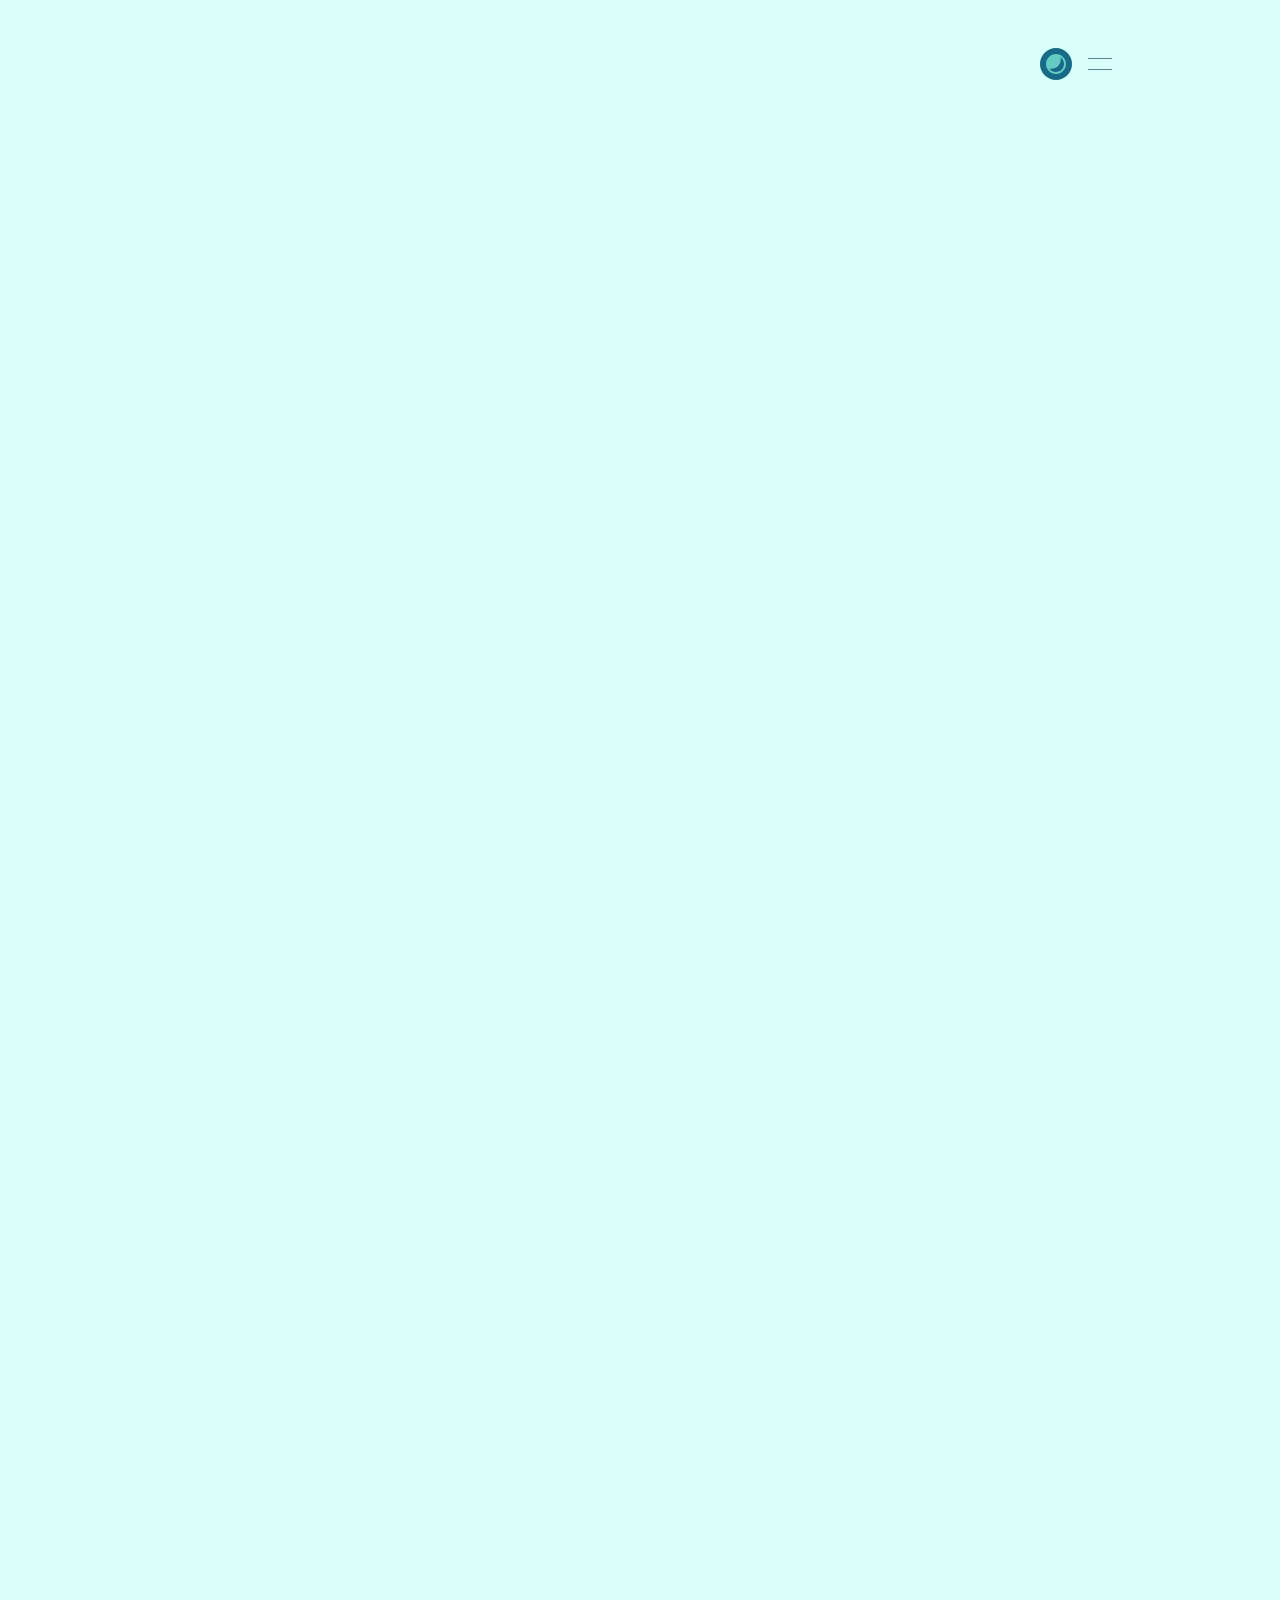
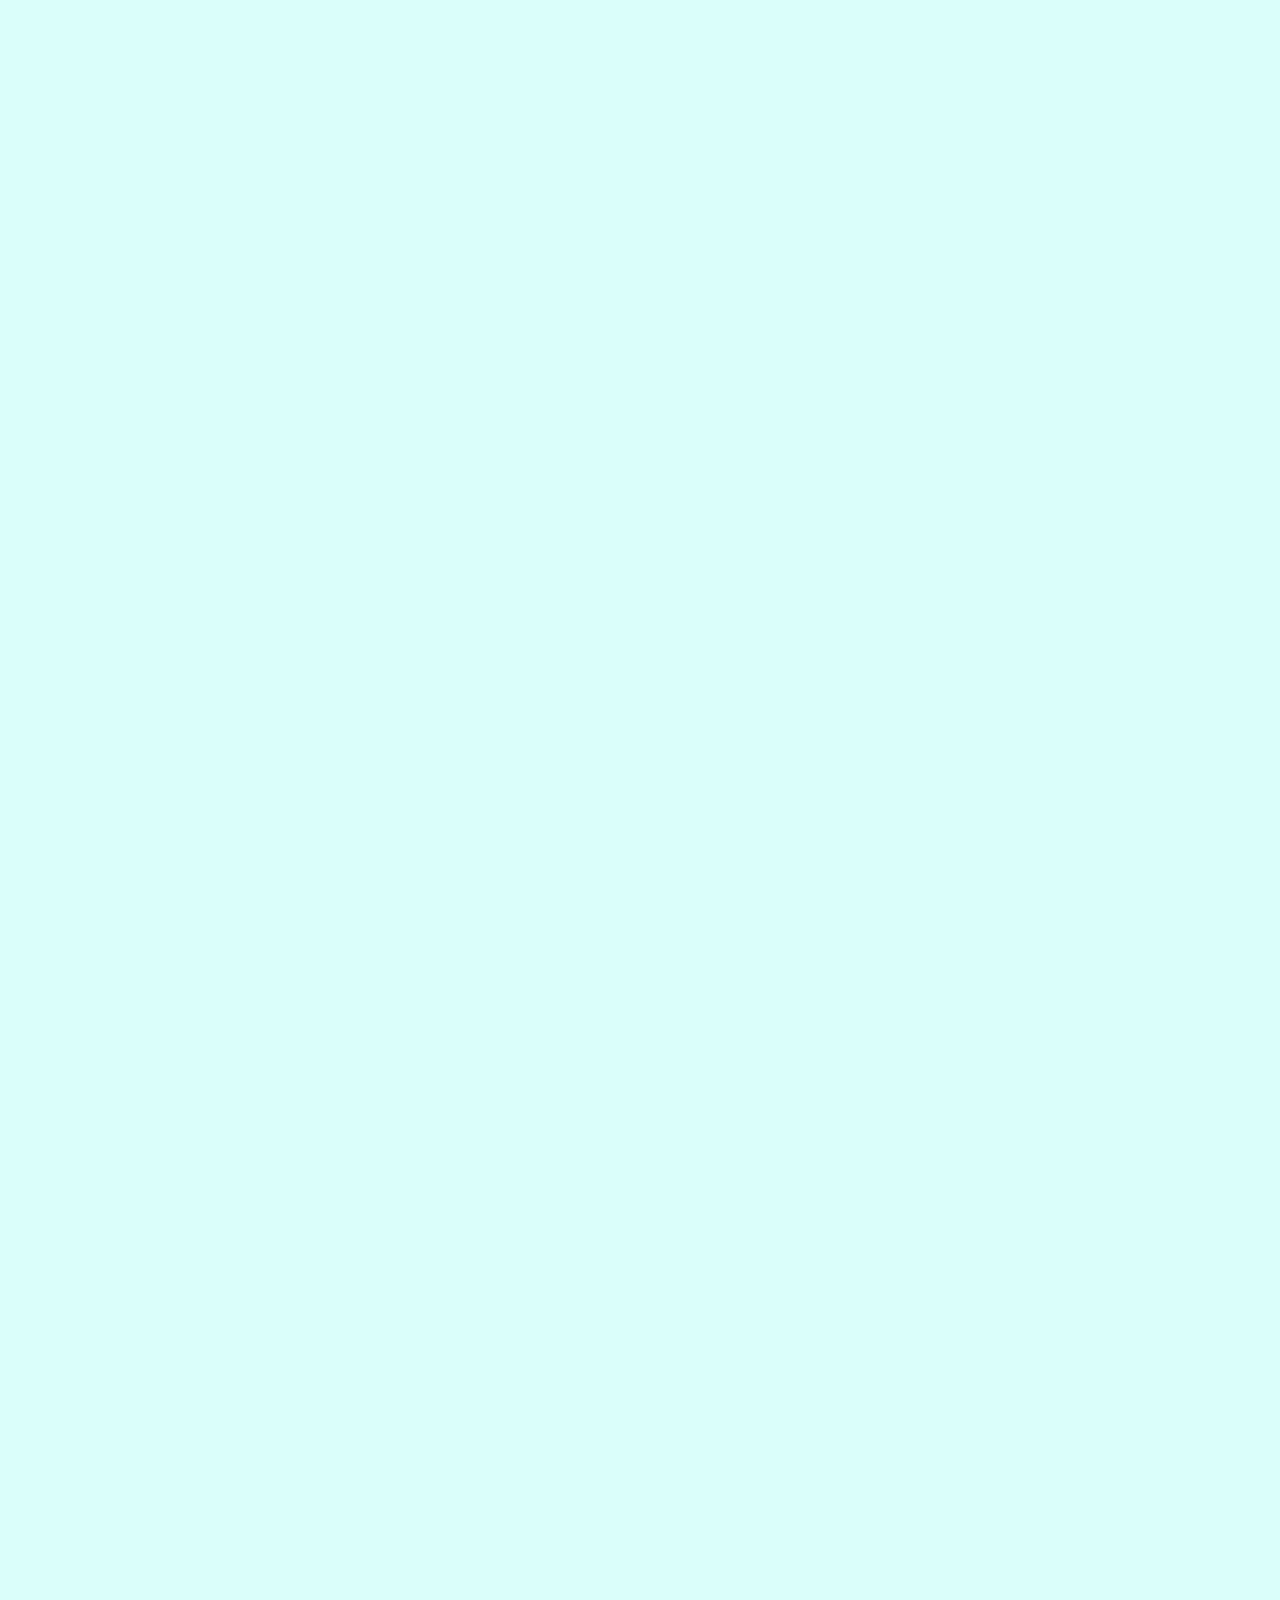
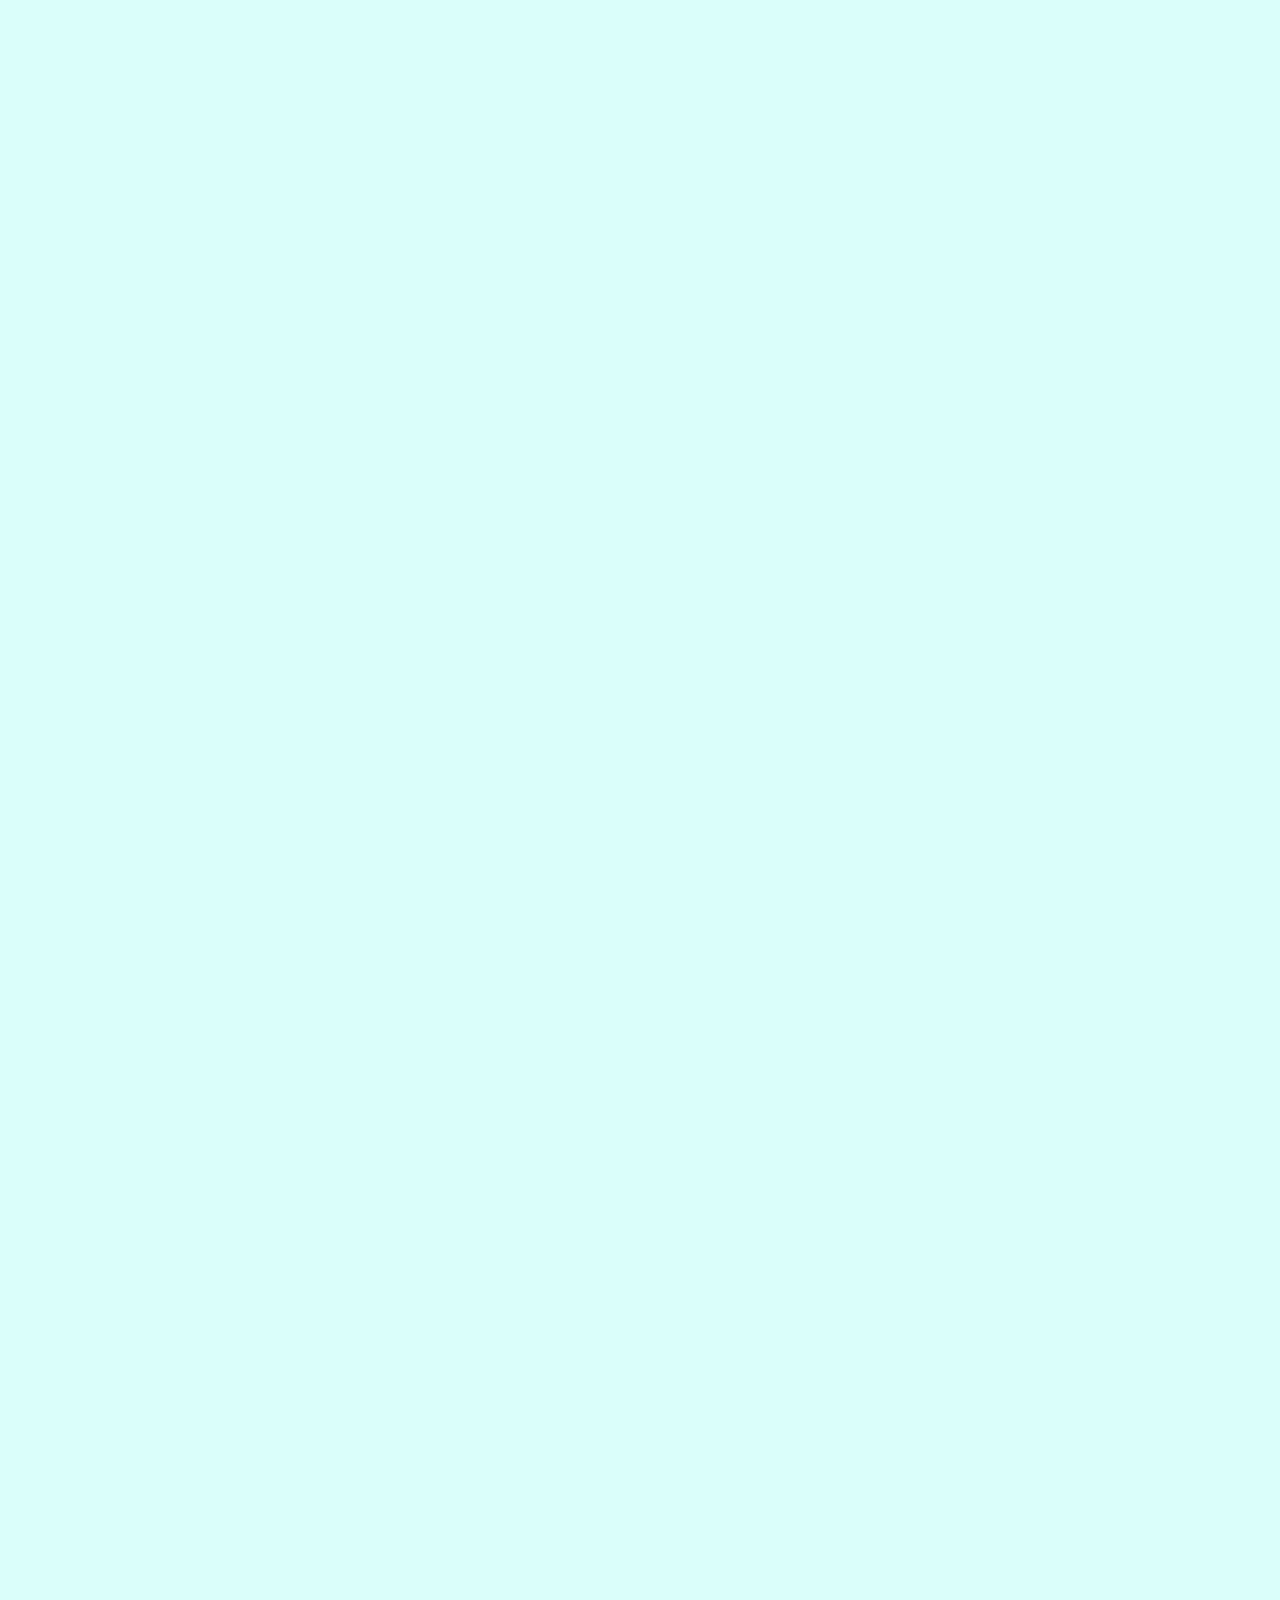
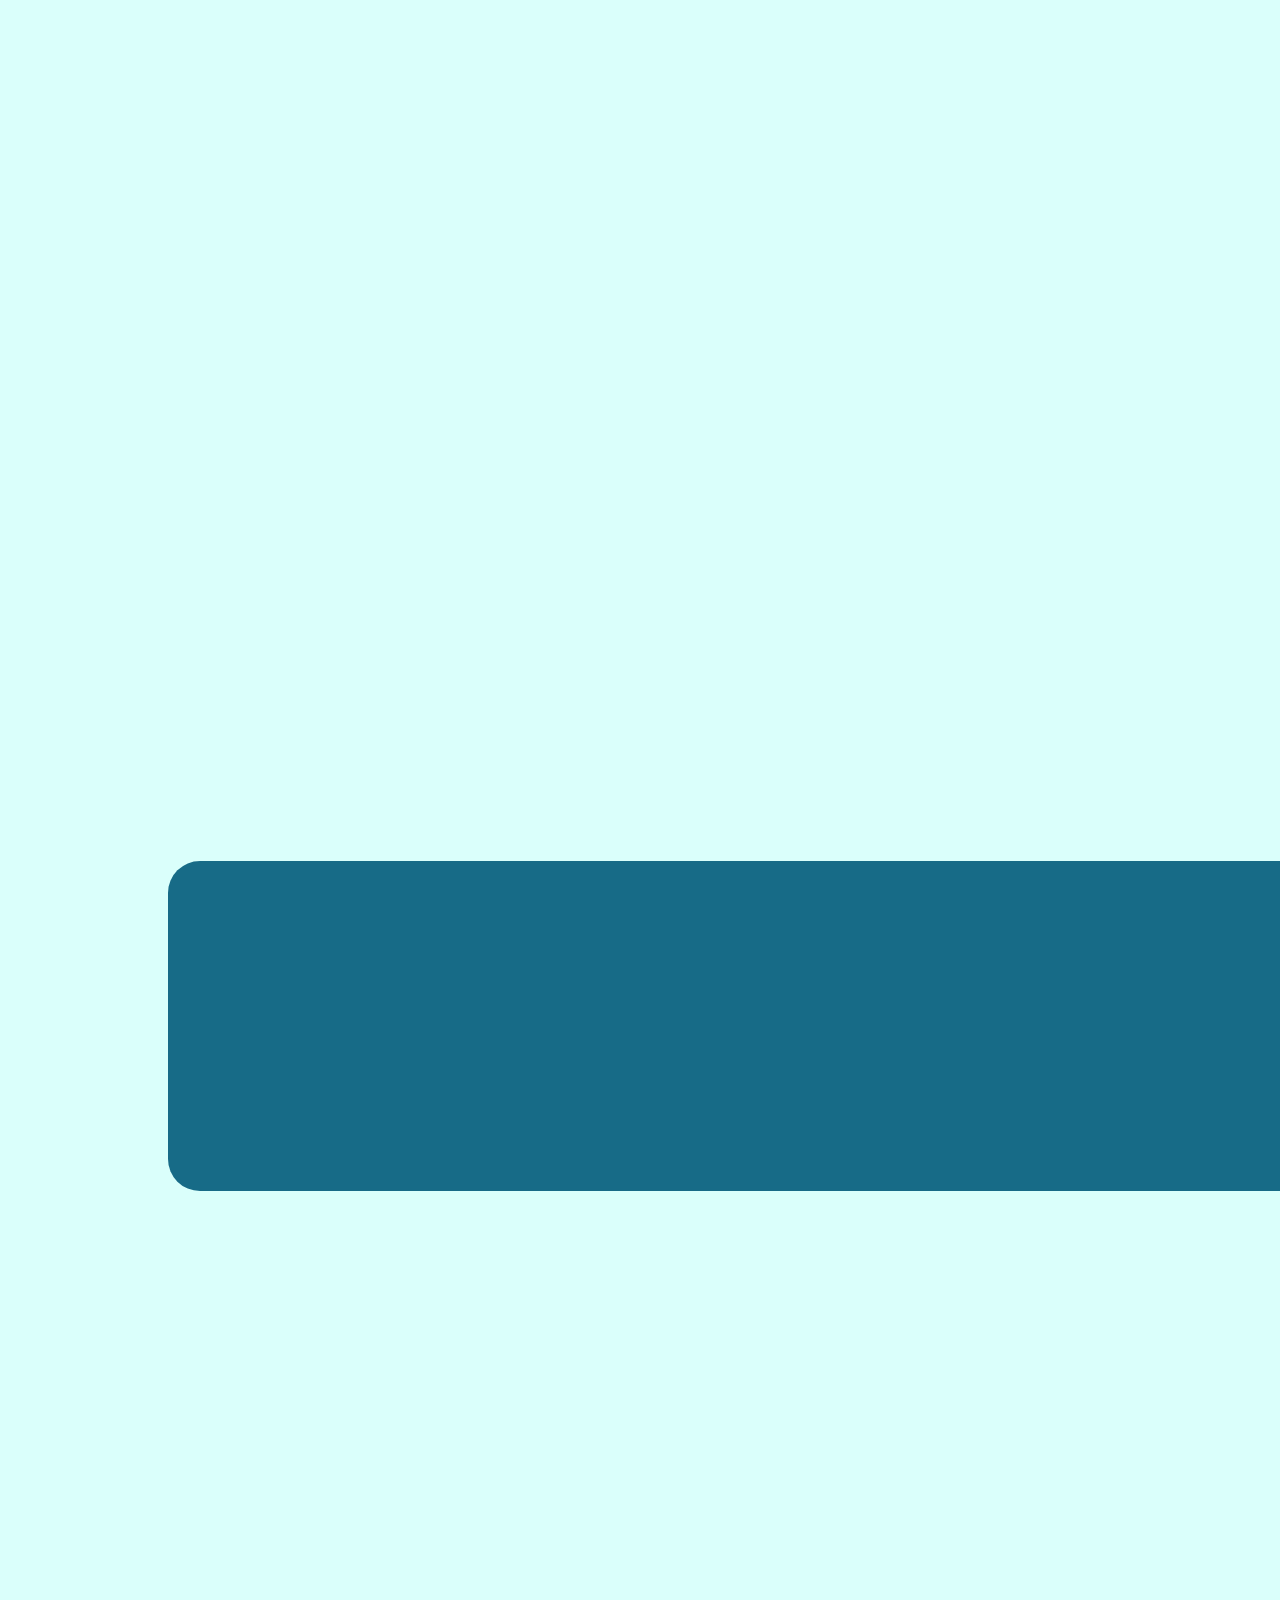
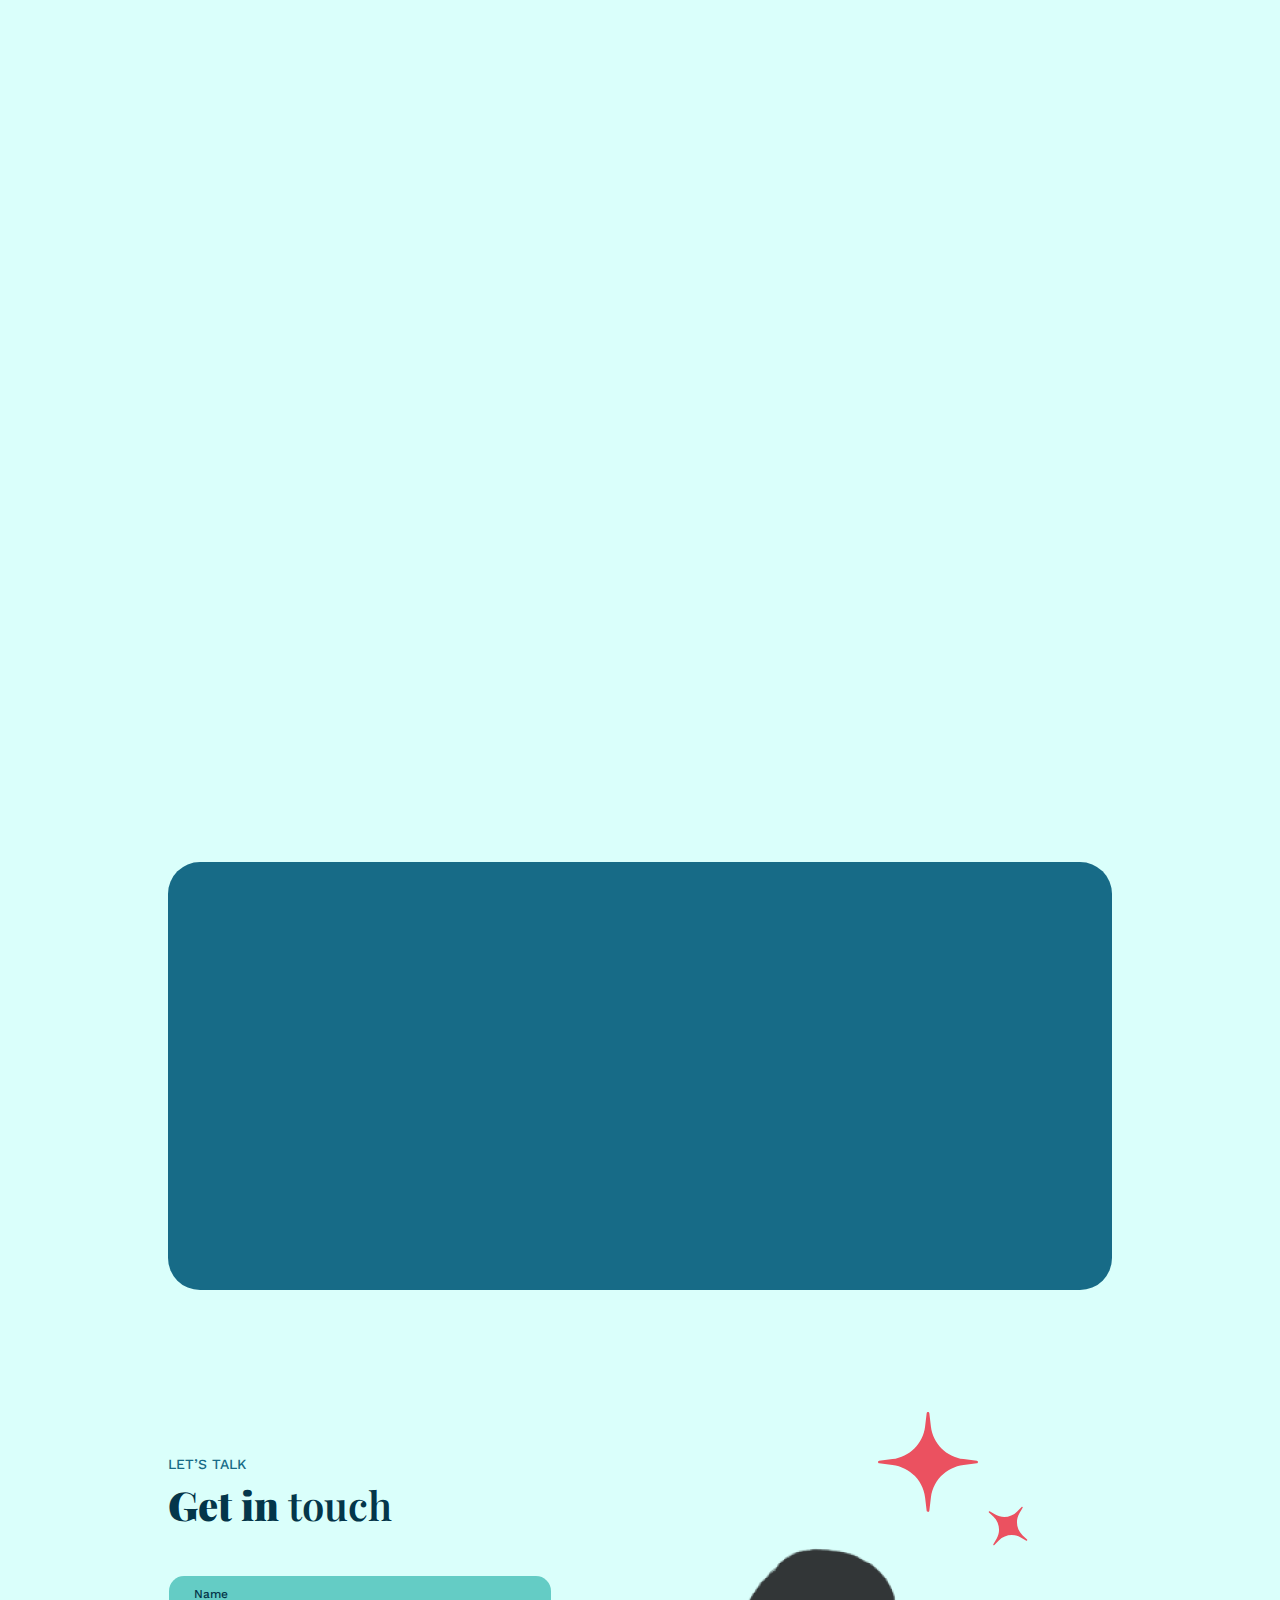
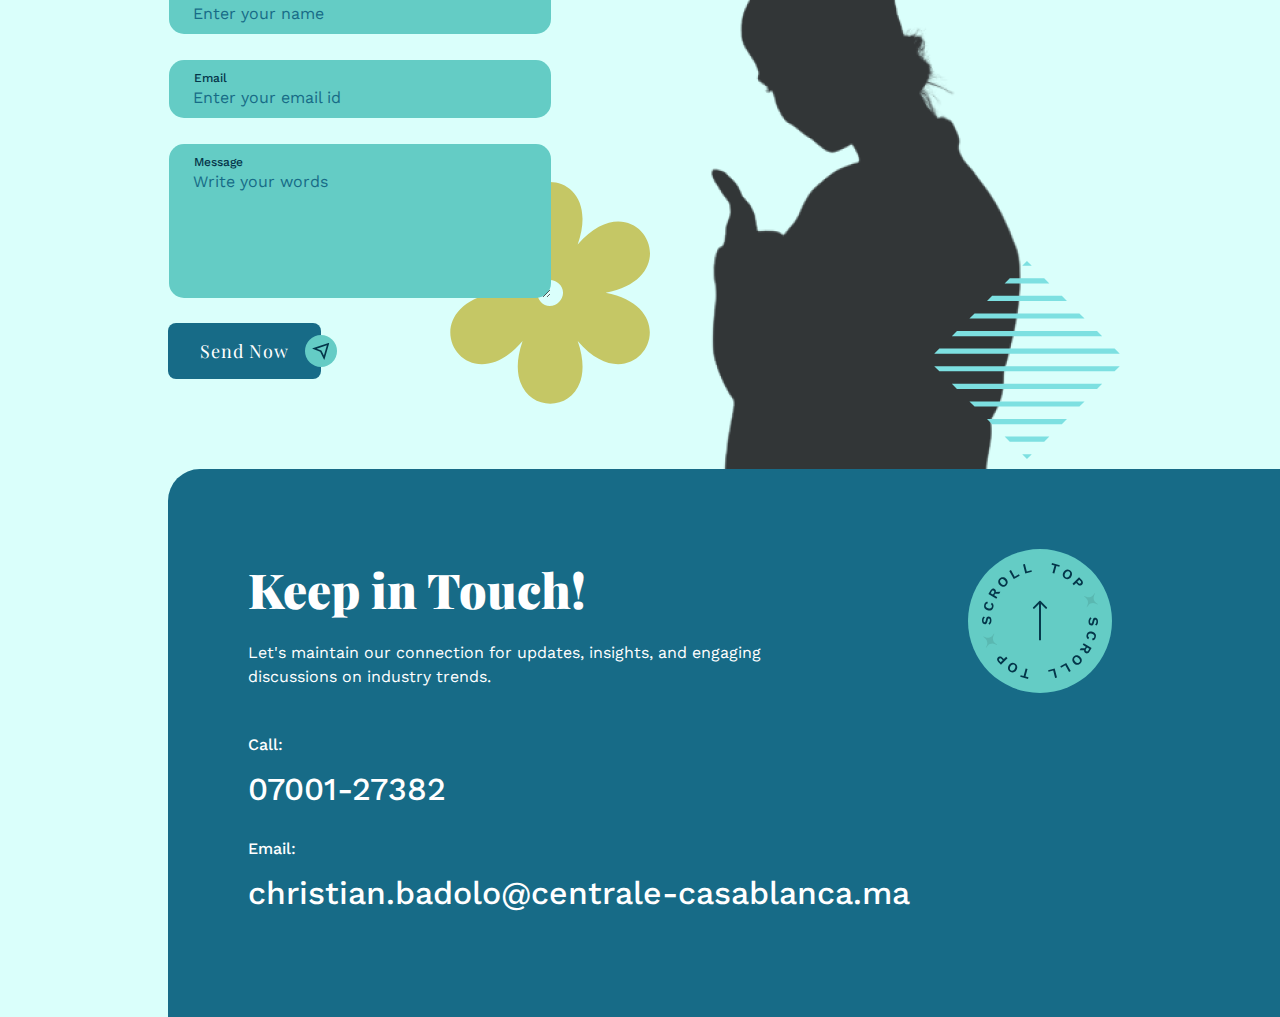
<file: homepage.html>
<!DOCTYPE html>
<html lang="en">
<head>
    <!-- Meta Tag -->
    <meta charset="utf-8">
    <meta http-equiv="X-UA-Compatible" content="IE=edge">
    <meta name="viewport" content="width=device-width, initial-scale=1">

    <!-- Seo Meta -->
    <meta name="description" content="Christian Thomas BADOLO - Engineering Student">
    <meta name="keywords" content="portfolio template, portfolio, personal template, responsive portfolio, personal, themeforest, html portfolio template, css3, html5">

    <title>Christian Thomas BADOLO - Engineering Student</title>

    <!-- Favicon -->
    <link href="images/logos/favicon.jpg" rel="icon">

    <!-- IOS Touch Icons -->
    <link rel="apple-touch-icon" href="images/logos/touch-icon-iphone.png">
    <link rel="apple-touch-icon" sizes="152x152" href="images/logos/touch-icon-ipad.png">
    <link rel="apple-touch-icon" sizes="180x180" href="images/logos/touch-icon-iphone-retina.png">
    <link rel="apple-touch-icon" sizes="167x167" href="images/logos/touch-icon-ipad-retina.png">

    <!-- Google fonts -->
    <link rel="preconnect" href="https://fonts.googleapis.com">
    <link rel="preconnect" href="https://fonts.gstatic.com" crossorigin>
    <link href="https://fonts.googleapis.com/css2?family=Playfair+Display:wght@400;500;600;700;800;900&display=swap" rel="stylesheet">
    <link href="https://fonts.googleapis.com/css2?family=Work+Sans:wght@100;200;300;400;500;600;700;800;900&display=swap" rel="stylesheet">

    <!-- Styles -->
    <link href="css/plugins.css" rel="stylesheet" type="text/css">
    <link href="css/styles.css" rel="stylesheet" type="text/css">

</head>
<body>

    <!-- Page loader -->
    <div id="loader">
        <div id="loader_bar"></div>
    </div>

    <!-- Start:: wrapper -->
    <div id="wrapper">

        <!-- Start:: sidebar -->
        <aside id="sidebar">
            <div class="sidebar-header">
                <a href="homepage.html" aria-label="Logo">
                    <img src="images/logos/logo.png" alt="">
                </a>
                <a href="javascript:void(0);" role="button" id="sidebar_close">&times;</a>
            </div>
            <div class="sidebar-body">
                <nav class="navbar">
                    <ul>
                        <li><a href="#about">About</a></li>
                        <li><a href="#services">Academic Journey</a></li>
                        <li><a href="#certificate">Certifications</a></li>
                        <li><a href="#portfolio">Projects</a></li>
                        <li><a href="#testimonials">Testimonials</a></li>
                        <li><a href="#contact">Contact</a></li>
                    </ul>
                </nav>
            </div>
            <div class="sidebar-footer">
                <ul class="social unlist">
                    <li>
                        <a href="https://www.linkedin.com/in/christianthomasbadolo/" aria-label="Linkedin">
                            <svg width="24" height="24" viewBox="0 0 24 24" xmlns="http://www.w3.org/2000/svg">
                                <path d="M6.94048 4.99993C6.94011 5.81424 6.44608 6.54702 5.69134 6.85273C4.9366 7.15845 4.07187 6.97605 3.5049 6.39155C2.93793 5.80704 2.78195 4.93715 3.1105 4.19207C3.43906 3.44699 4.18654 2.9755 5.00048 2.99993C6.08155 3.03238 6.94097 3.91837 6.94048 4.99993ZM7.00048 8.47993H3.00048V20.9999H7.00048V8.47993ZM13.3205 8.47993H9.34048V20.9999H13.2805V14.4299C13.2805 10.7699 18.0505 10.4299 18.0505 14.4299V20.9999H22.0005V13.0699C22.0005 6.89993 14.9405 7.12993 13.2805 10.1599L13.3205 8.47993Z" fill="currentColor"/>
                            </svg>
                        </a>
                    </li>
                    <li>
                        <a href="https://github.com/debad1" aria-label="Github">
                            <svg width="24" height="24" viewBox="0 0 24 24" xmlns="http://www.w3.org/2000/svg">
                                <path d="M12.001 2C6.47598 2 2.00098 6.475 2.00098 12C2.00098 16.425 4.86348 20.1625 8.83848 21.4875C9.33848 21.575 9.52598 21.275 9.52598 21.0125C9.52598 20.775 9.51348 19.9875 9.51348 19.15C7.00098 19.6125 6.35098 18.5375 6.15098 17.975C6.03848 17.6875 5.55098 16.8 5.12598 16.5625C4.77598 16.375 4.27598 15.9125 5.11348 15.9C5.90098 15.8875 6.46348 16.625 6.65098 16.925C7.55098 18.4375 8.98848 18.0125 9.56348 17.75C9.65098 17.1 9.91348 16.6625 10.201 16.4125C7.97598 16.1625 5.65098 15.3 5.65098 11.475C5.65098 10.3875 6.03848 9.4875 6.67598 8.7875C6.57598 8.5375 6.22598 7.5125 6.77598 6.1375C6.77598 6.1375 7.61348 5.875 9.52598 7.1625C10.326 6.9375 11.176 6.825 12.026 6.825C12.876 6.825 13.726 6.9375 14.526 7.1625C16.4385 5.8625 17.276 6.1375 17.276 6.1375C17.826 7.5125 17.476 8.5375 17.376 8.7875C18.0135 9.4875 18.401 10.375 18.401 11.475C18.401 15.3125 16.0635 16.1625 13.8385 16.4125C14.201 16.725 14.5135 17.325 14.5135 18.2625C14.5135 19.6 14.501 20.675 14.501 21.0125C14.501 21.275 14.6885 21.5875 15.1885 21.4875C19.259 20.1133 21.9999 16.2963 22.001 12C22.001 6.475 17.526 2 12.001 2Z" fill="currentColor"/>
                            </svg>
                        </a>
                    </li>
                </ul>
                <p>© DeBADOLO 2023 <br>All Rights Reserved</p>
            </div>
        </aside>
        <!-- End:: sidebar -->

        <!-- Start:: main -->
        <main id="main">

            <!-- Start:: header -->
            <header id="header">
                <div class="container">

                    <!-- ========================= -->
                    <!--   Start:: theme setting   -->
                    <!-- ========================= -->
                    <div class="setting">
                        <input type="checkbox" id="theme">
                        <label for="theme">
                            <svg width="24" height="24" id="light" viewBox="0 0 24 24" xmlns="http://www.w3.org/2000/svg">
                                <path fill="currentColor" d="M12 21.9966C6.47715 21.9966 2 17.5194 2 11.9966C2 6.47373 6.47715 1.99658 12 1.99658C17.5228 1.99658 22 6.47373 22 11.9966C22 17.5194 17.5228 21.9966 12 21.9966ZM12 19.9966C16.4183 19.9966 20 16.4149 20 11.9966C20 7.5783 16.4183 3.99658 12 3.99658C7.58172 3.99658 4 7.5783 4 11.9966C4 16.4149 7.58172 19.9966 12 19.9966ZM7.00035 15.3158C9.07995 15.1645 11.117 14.2938 12.7071 12.7037C14.2972 11.1136 15.1679 9.07654 15.3193 6.99694C15.6454 7.21396 15.955 7.46629 16.2426 7.75394C18.5858 10.0971 18.5858 13.8961 16.2426 16.2392C13.8995 18.5824 10.1005 18.5824 7.75736 16.2392C7.46971 15.9516 7.21738 15.642 7.00035 15.3158Z"/>
                            </svg>
                            <svg width="24" height="24" id="dark" viewBox="0 0 24 24" xmlns="http://www.w3.org/2000/svg">
                                <path fill="currentColor" d="M12 21.9966C6.47715 21.9966 2 17.5194 2 11.9966C2 6.47373 6.47715 1.99658 12 1.99658C17.5228 1.99658 22 6.47373 22 11.9966C22 17.5194 17.5228 21.9966 12 21.9966ZM5.32889 16.4219C6.76378 18.5674 9.20868 19.9801 11.9836 19.9801C16.4018 19.9801 19.9836 16.3984 19.9836 11.9801C19.9836 9.20518 18.5707 6.76021 16.4251 5.32535C17.2705 8.35312 16.5025 11.7367 14.1213 14.118C11.7401 16.4992 8.3566 17.2671 5.32889 16.4219Z"/>
                            </svg>
                            <span class="hidden">Change theme</span>
                        </label>
                    </div>
                    <!-- ========================= -->
                    <!--    End:: theme setting    -->
                    <!-- ========================= -->

                    <a href="javascript:void(0);" role="button" id="hamburger" aria-label="Hamburger"></a>

                </div>
            </header>
            <!-- End:: header -->

            <!-- Start:: intro section -->
            <section id="intro">
                <div class="container relative">
                    <img src="images/shapes/stars.svg" class="shape shape--3" data-animate="fade-right" alt="">
                    <div class="row">
                        <div class="intro-content relative">
                            <img src="images/shapes/party.svg" class="shape shape--2" data-animate="fade" data-animate-delay="800ms" alt="">
                            <h1 class="relative" data-animate="fade-up">Hello, I’m Christian Thomas BADOLO Engineering Student at Ecole Centrale Casablanca <span data-animate="opacity" data-animate-delay="500ms">Based in Bouskoura</span></h1>
                            <div class="link-group" data-animate="fade-up" data-animate-delay="250ms">
                                <a href="#contact" class="btn btn--primary">
                                    <span>Let's Talk</span>
                                    <span class="btn__icon">
                                        <svg width="20" height="20" viewBox="0 0 24 24" xmlns="http://www.w3.org/2000/svg">
                                            <path fill="currentColor" d="M21 3C21.5523 3 22 3.44772 22 4V20.0066C22 20.5552 21.5447 21 21.0082 21H2.9918C2.44405 21 2 20.5551 2 20.0066V19H20V7.3L12 14.5L2 5.5V4C2 3.44772 2.44772 3 3 3H21ZM8 15V17H0V15H8ZM5 10V12H0V10H5ZM19.5659 5H4.43414L12 11.8093L19.5659 5Z"/>
                                        </svg>
                                    </span>
                                </a>
                                <a href="portfolio.html" class="arrow-link underline-animation">
                                    <span>My Projects</span>
                                    <svg width="13" height="13" viewBox="0 0 13 13" fill="none" xmlns="http://www.w3.org/2000/svg">
                                        <path fill="currentColor" d="M12.8137 1.00819C12.8137 0.732049 12.5899 0.508192 12.3137 0.508191L7.81371 0.508191C7.53757 0.508191 7.31371 0.732049 7.31371 1.00819C7.31371 1.28433 7.53757 1.50819 7.81371 1.50819L11.8137 1.50819L11.8137 5.50819C11.8137 5.78433 12.0376 6.00819 12.3137 6.00819C12.5899 6.00819 12.8137 5.78433 12.8137 5.50819L12.8137 1.00819ZM1.35355 12.6755L12.6673 1.36174L11.9602 0.654638L0.646447 11.9683L1.35355 12.6755Z"/>
                                    </svg>
                                </a>
                            </div>
                        </div>
                        <div class="hero-1">
                            <div class="hero-cover relative" data-animate="fade-left">
                                <img src="images/hero/hero-1.png" class="hero-cover__image" alt="">
                                <img src="images/shapes/warm.svg" class="shape shape--1" alt="">
                                <div class="hero-border"></div>
                                <a href="#about" class="circle scroll-down" aria-label="Scroll down" data-animate="fade-down" data-animate-delay="400ms">
                                    <img src="images/icons/scroll-down.svg" alt="">
                                </a>
                            </div>
                        </div>
                    </div>
                </div>
            </section>
            <!-- End:: intro section -->

            <!-- Start:: about section -->
             <section id="about" class="section">
                <div class="container">
                    <div class="row">
                        <!-- About info -->
                        <div class="about-info" data-animate="fade-right">
                            <div class="about-info__block">
                                <div class="about-info__item">
                                    <span>Name</span>
                                    <div class="about-info__text fw-medium">Christian Thomas BADOLO</div>
                                </div>
                                <div class="about-info__item">
                                    <span>Date of birth</span>
                                    <div class="about-info__text fw-medium">July, 03 2002</div>
                                </div>
                                <div class="about-info__item">
                                    <span>Email id</span>
                                    <a href="mailto:christian.badolo@centrale-casablanca.ma" class="about-info__text fw-medium">christian.badolo@centrale-casablanca.ma</a>
                                </div>
                                <div class="about-info__item">
                                    <span>Phone no.</span>
                                    <a href="tel:+212 700127382" class="about-info__text fw-medium">07001-27382</a>
                                </div>
                                <div class="about-info__item">
                                    <span>Address</span>
                                    <div class="about-info__text fw-medium">Campus Ecole Centrale Casablanca, Bouskoura</div>
                                </div>
                            </div>
                            <a href="theme\Resume.pdf" class="btn btn--primary" download="Resume_Christian_BADOLO.pdf">
                                <span>Download Resume</span>
                                <span class="btn__icon">
                                    <svg width="20" height="20" viewBox="0 0 24 24" xmlns="http://www.w3.org/2000/svg">
                                        <path fill="currentColor" d="M12.9999 16.1716L18.3638 10.8076L19.778 12.2218L11.9999 20L4.22168 12.2218L5.63589 10.8076L10.9999 16.1716V4H12.9999V16.1716Z"/>
                                    </svg>
                                </span>
                            </a>
                        </div>
                        <!-- About content -->
                        <div class="about-content" data-animate="fade-left">
                            <h2>About <span class="fw-semibold">me</span></h2>
                            <p class="fw-medium">Hello, I’m Christian Thomas BADOLO Engineering Student at Ecole Centrale Casablanca.</p>
                            <p>Driven by spontaneity, rigor, and a strong sense of curiosity, I am currently in my second year of engineering at Ecole Centrale Casablanca, where I am dedicated to shaping the future by fostering innovation.</p>
                            <div class="stats">
                                <div class="stats__item">
                                    <span class="stats__number">22</span>
                                    <p>Years Old</p>
                                </div>
                                <div class="stats__item">
                                    <span class="stats__number">2</span>
                                    <p>Internships</p>
                                </div>
                                <div class="stats__item">
                                    <span class="stats__number">9</span>
                                    <p>Projects Completed</p>
                                </div>
                                <div class="stats__item">
                                    <span class="stats__number">15</span>
                                    <p>Certificates</p>
                                </div>
                            </div>
                        </div>
                    </div>

                    <div class="about-block">
                        <div class="row">
                            <!-- Experience -->
                            <div class="experience" data-animate="fade-right">
                                <div class="mb-48">
                                    <h3>My <span class="fw-semibold">experience</span></h3>
                                    <p>My main experiences are as an intern and as the head of a school association.</p>
                                </div>
                                <div class="experience-list">
                                    <div class="experience-list__item">
                                        <div class="experience-list__block">
                                            <span class="experience-list__subtitle">Apr 2023 - Present</span>
                                            <span class="experience-list__title">Event Manager</span>
                                            <p>Enactus Centrale Casablanca · Part-time</p>
                                        </div>
                                    </div>
                                    <div class="experience-list__item">
                                        <div class="experience-list__block">
                                            <span class="experience-list__subtitle">Nov 2022 - Present</span>
                                            <span class="experience-list__title">Private tutor</span>
                                            <p>Smartprof · Private tutor</p>
                                        </div>
                                    </div>
                                    <div class="experience-list__item">
                                        <div class="experience-list__block">
                                            <span class="experience-list__subtitle">Jan 2024 - Feb 2024</span>
                                            <span class="experience-list__title">Intern</span>
                                            <p>TechnoHacks EduTech · Internship</p>
                                        </div>
                                    </div>
                                    <div class="experience-list__item">
                                        <div class="experience-list__block">
                                            <span class="experience-list__subtitle">Jul 2023 - Aug 2023</span>
                                            <span class="experience-list__title">Intern</span>
                                            <p>Smartprof · Internship</p>
                                        </div>
                                    </div>
                                  
                                   
                                    <div class="experience-list__item">
                                        <div class="experience-list__block">
                                            <span class="experience-list__subtitle">Nov 2022</span>
                                            <span class="experience-list__title">Elève pilote</span>
                                            <p>Lors de la 7ème édition du Forum ECC - Entreprises 2022</p>
                                        </div>
                                    </div>
                                </div>
                            </div>
                            <!-- Skill -->
                            <div class="skill" data-animate="fade-left">
                                <h3 class="mb-48">My <span class="fw-semibold">skills</span></h3>
                                <div class="skill-list">
                                    <div class="skill-list__item">
                                        <span class="skill-list__title fw-semibold">Data cleaning and visualization</span>
                                        <div class="progress">
                                            <div class="progress__bar" style="--progress-width: 80%">
                                                <span class="progress__badge">80%</span>
                                            </div>
                                        </div>
                                    </div>
                                    <div class="skill-list__item">
                                        <span class="skill-list__title fw-semibold">Machine learning</span>
                                        <div class="progress">
                                            <div class="progress__bar" style="--progress-width: 82%">
                                                <span class="progress__badge">90%</span>
                                            </div>
                                        </div>
                                    </div>
                                     <div class="skill-list__item">
                                        <span class="skill-list__title fw-semibold">Teamwork and collaboration</span>
                                        <div class="progress">
                                            <div class="progress__bar" style="--progress-width: 80%">
                                                <span class="progress__badge">90%</span>
                                            </div>
                                        </div>
                                    </div>
                                    <div class="skill-list__item">
                                        <span class="skill-list__title fw-semibold">Microsoft Office (Word, Excel, PowerPoint, PowerBI)</span>
                                        <div class="progress">
                                            <div class="progress__bar" style="--progress-width: 97%">
                                                <span class="progress__badge">97%</span>
                                            </div>
                                        </div>
                                    <div class="skill-list__item">
                                    <span class="skill-list__title fw-semibold">Web Scraping</span>
                                    <div class="progress">
                                        <div class="progress__bar" style="--progress-width: 82%">
                                            <span class="progress__badge">85%</span>
                                        </div>
                                    </div>
                                    <div class="skill-list__item">
                                    <span class="skill-list__title fw-semibold">Web Development</span>
                                    <div class="progress">
                                        <div class="progress__bar" style="--progress-width: 82%">
                                            <span class="progress__badge">85%</span>
                                        </div>
                                    </div>
                                    </div>
                                </div>
                            </div>
                        </div>
                    </div>
                </div>
            </section>
            <!-- End:: about section -->

            <!-- Start:: services section -->
            <section id="services" class="section">
                <div class="container relative">
                    <span class="shape shape--4" data-animate="fade">
                        <svg width="186" height="100%" viewBox="0 0 186 198" xmlns="http://www.w3.org/2000/svg">
                            <path fill="currentColor" fill-rule="evenodd" clip-rule="evenodd" d="M75.7729 17.2222L70.6186 22.3765L115.371 22.3766L110.217 17.2219L75.7729 17.2222ZM97.7723 4.77753L88.2177 4.77745L92.9949 0.000169516L97.7723 4.77753ZM127.816 34.8209L58.1738 34.8213L53.0195 39.9756L132.97 39.9757L127.816 34.8209ZM145.415 52.42L40.5747 52.4204L35.4204 57.5748L150.57 57.5748L145.415 52.42ZM163.014 70.0191L22.9756 70.0195L17.8211 75.174L168.169 75.1739L163.014 70.0191ZM180.613 87.6182L5.37668 87.6184L0.221987 92.7731L185.768 92.773L180.613 87.6182ZM185.767 105.218L0.222294 105.217L5.37703 110.372L180.613 110.372L185.767 105.218ZM168.168 122.817L17.8214 122.817L22.976 127.971L163.014 127.971L168.168 122.817ZM150.569 140.416L35.4204 140.415L40.5751 145.57L145.415 145.57L150.569 140.416ZM132.97 158.015L53.0195 158.015L58.1742 163.169L127.816 163.169L132.97 158.015ZM115.371 175.614L70.6186 175.614L75.7733 180.768L110.216 180.769L115.371 175.614ZM97.772 193.213L88.2177 193.213L92.9949 197.99L97.772 193.213Z"/>
                        </svg>
                    </span>
                    <div class="section__head relative" data-animate="fade-up">
                        <span class="section__subtitle">Academic Journey</span>
                        <h2>What I <span class="fw-semibold">learnt</span></h2>
                        <p>Ecole Centrale Casablanca is a prestigious institution within the Centrale Schools group, offering a wide and varied range of educational programs.</p>
                    </div>
                    <!-- Services -->
                    <div class="service">
                        <div class="service__item" data-animate="fade-up">
                            <div class="service__number">01</div>
                            <div class="service__info">
                                <span>Semester 5 & 6</span>
                                <span class="service__title">Tronc Commun</span>
                            </div>
                            <div class="service__text">
                                During semesters 5 and 6, I learned the essential foundations required for engineering school during a common core curriculum.
                            </div>
                        </div>
                        <div class="service__item" data-animate="fade-up">
                            <div class="service__number">02</div>
                            <div class="service__info">
                                <span>Semester 5, 6 & 7</span>
                                <span class="service__title">ADPL - Ateliers de Developpement Personel et Leadership</span>
                            </div>
                            <div class="service__text">
                                ADPL courses, self-awareness, inspiring leaders, communication improvement, emotion connection, effective teamwork, complexity management, innovative solutions, self-discovery, professional project construction, comprehensive approach, personal development, collaboration, innovation.
                            </div>
                        </div>
                        <div class="service__item" data-animate="fade-up" data-animate-delay="100ms">
                            <div class="service__number">03</div>
                            <div class="service__info">
                                <span>Semester 7</span>
                                <span class="service__title"> Sustainable Development</span>
                            </div>
                            <div class="service__text">
                                Sustainable development principles, economic growth, environmental protection, social equity, eco-friendly products, Life Cycle Assessment (LCA), environmentally responsible solutions.
                            </div>
                        </div>
                        <div class="service__item" data-animate="fade-up" data-animate-delay="200ms">
                            <div class="service__number">04</div>
                            <div class="service__info">
                                <span>Semester 7</span>
                                <span class="service__title"> RSE - Corporate Social Responsibility (CSR)</span>
                            </div>
                            <div class="service__text">
                                Corporate Social Responsibility, ethical business practices, community engagement, positive contribution, socially responsible operations, profitability, business strategies.
                            </div>
                        </div>
                        <div class="service__item" data-animate="fade-up" data-animate-delay="300ms">
                            <div class="service__number">05</div>
                            <div class="service__info">
                                <span>Semester 7</span>
                                <span class="service__title">Sociology of Organizations</span>
                            </div>
                            <div class="service__text">
                                Organizational dynamics, sociological perspective, organizational structure, individual and group behavior, effectiveness, organizational culture, organizational change, leadership styles, communication, organizational success.
                            </div>
                        </div>
                        <div class="service__item" data-animate="fade-up" data-animate-delay="400ms">
                            <div class="service__number">06</div>
                            <div class="service__info">
                                <span>Semester 7</span>
                                <span class="service__title">Quality & Reliability Engineering</span>
                            </div>
                            <div class="service__text">
                                 Tools and techniques for ensuring product and process quality, statistical quality control, reliability engineering principles, and possibly Six Sigma methodologies.
                            </div>
                        </div>
                        <div class="service__item" data-animate="fade-up" data-animate-delay="400ms">
                            <div class="service__number">07</div>
                            <div class="service__info">
                                <span>Semester 7</span>
                                <span class="service__title">Graph Theory </span>
                            </div>
                            <div class="service__text">
                                Graph algorithms, network flows, shortest paths, graph coloring, and applications of graph theory in real-world problems.
                            </div>
                        </div>
                        <div class="service__item" data-animate="fade-up" data-animate-delay="400ms">
                            <div class="service__number">08</div>
                            <div class="service__info">
                                <span>Semester 7</span>
                                <span class="service__title">Discrete Event Simulation Modeling </span>
                            </div>
                            <div class="service__text">
                                Simulation with Flexim
                            </div>
                        </div>
                        <div class="service__item" data-animate="fade-up" data-animate-delay="400ms">
                            <div class="service__number">09</div>
                            <div class="service__info">
                                <span>Semester 7</span>
                                <span class="service__title">Operational Machine Learnings</span>
                            </div>
                            <div class="service__text">
                                Supervised and unsupervised learning algorithms, data preprocessing, model evaluation, and deploying machine learning models in real-world operational settings.
                            </div>
                        </div>
                        <div class="service__item" data-animate="fade-up" data-animate-delay="400ms">
                            <div class="service__number">10</div>
                            <div class="service__info">
                                <span>Semester 7</span>
                                <span class="service__title">Stochastic Optimization</span>
                            </div>
                            <div class="service__text">
                                 MCMC and Genetic algorithms
                            </div>
                        </div>
                        <div class="service__item" data-animate="fade-up" data-animate-delay="400ms">
                            <div class="service__number">11</div>
                            <div class="service__info">
                                <span>Semester 7</span>
                                <span class="service__title">Combinatorial Optimization</span>
                            </div>
                            <div class="service__text">
                               Integer programming, network optimization, heuristic methods, and their applications in scheduling, resource allocation, and logistics.
                            </div>
                        </div>
                    </div>
                </div>
            </section>
            <!-- End:: services section -->
            
            <!-- Start:: certificates section -->
            <section id="certificate" class="section">
                <div class="container relative">
                    <span class="shape shape--4" data-animate="fade">
                        <img src="images/shapes/stars.svg" class="shape shape--9" alt="">
                    </span>
                    <div class="section__head relative" data-animate="fade-up">
                        <span class="section__subtitle">Certifications</span>
                        <h2>An Overview of the Certifications <span class="fw-semibold">I Have Obtained</span></h2>
                        <p>I have obtained certificates through completion of courses on Coursera and active participation in hackathons.</p>
                    </div>
                    <!-- Certificates -->
                    <div class="certificate">
                        <div class="certificate__item" data-animate="fade-up" data-animate-delay="400ms">
                            <div class="certificate__number">01</div>
                            <div class="certificate__info">
                                <span>Microsoft</span>
                                <span class="certificate__title"><a href="#">Microsoft Power BI Data Analyst </a></span>
                            </div>
                        </div>
                        <div class="certificate__item" data-animate="fade-up" data-animate-delay="400ms">
                            <div class="certificate__number">02</div>
                            <div class="certificate__info">
                                <span>LearnQuest</span>
                                <span class="certificate__title"><a href="https://www.coursera.org/account/accomplishments/specialization/6QGFRE5ZAR2Y">Scrum Master Certification </a></span>
                            </div>
                        </div>
                        <div class="certificate__item" data-animate="fade-up" data-animate-delay="400ms">
                            <div class="certificate__number">03</div>
                            <div class="certificate__info">
                                <span>University of Alberta</span>
                                <span class="certificate__title"><a href="https://www.coursera.org/account/accomplishments/verify/9FBPMVAPHPX9">Client Needs and Software Requirements </a></span>
                            </div>
                        </div>
                        <div class="certificate__item" data-animate="fade-up" data-animate-delay="400ms">
                            <div class="certificate__number">04</div>
                            <div class="certificate__info">
                                <span>The Hong Kong University of Science and Technology</span>
                                <span class="certificate__title"><a href="https://www.coursera.org/account/accomplishments/verify/BLTS24YA37PF">Software Engineering: Modeling Software Systems using UML </a></span>
                            </div>
                        </div>
                        <div class="certificate__item" data-animate="fade-up" data-animate-delay="400ms">
                            <div class="certificate__number">05</div>
                            <div class="certificate__info">
                                <span>Google</span>
                                <span class="certificate__title"><a href="https://www.coursera.org/account/accomplishments/professional-cert/KX6HLYE28DYB">Google Data Analytics </a></span>
                            </div>
                        </div>
                    </div>
                </div>
            </section>
            <!-- End:: certificate section -->
            
            <!-- Start:: portfolio section -->
            <section id="portfolio" class="section">
                <div class="container">
                    <!-- Portfolio head -->
                    <div class="portfolio-head relative">
                        <div class="shape shape--5" data-animate="fade-right">
                            <img src="images/shapes/direction.svg" alt="">
                        </div>
                        <div class="portfolio-content" data-animate="fade" data-animate-delay="200ms">
                            <h2>Recent <span class="fw-semibold">works</span></h2>
                            <p> A snapshot of my recent achievements. </p>
                        </div>
                        <a href="portfolio.html" class="arrow-link underline-animation" data-animate="fade" data-animate-delay="200ms">
                            <span>View All</span>
                            <svg width="13" height="13" viewBox="0 0 13 13" fill="none" xmlns="http://www.w3.org/2000/svg">
                                <path fill="currentColor" d="M12.8137 1.00819C12.8137 0.732049 12.5899 0.508192 12.3137 0.508191L7.81371 0.508191C7.53757 0.508191 7.31371 0.732049 7.31371 1.00819C7.31371 1.28433 7.53757 1.50819 7.81371 1.50819L11.8137 1.50819L11.8137 5.50819C11.8137 5.78433 12.0376 6.00819 12.3137 6.00819C12.5899 6.00819 12.8137 5.78433 12.8137 5.50819L12.8137 1.00819ZM1.35355 12.6755L12.6673 1.36174L11.9602 0.654638L0.646447 11.9683L1.35355 12.6755Z"/>
                            </svg>
                        </a>
                    </div>
                    <!-- Portfolio body -->
                    <div class="portfolio-body relative">
                        <div id="portfolio_cards" class="swiper" data-animate="fade-up">
                            <div class="swiper-wrapper">
                                <div class="swiper-slide">
                                     <div class="card">
                                        <a href="https://github.com/debad1/GreenVoice" class="card__cover" aria-labelledby="portfolio_card_1">
                                            <img src="images\hero\greenvoice.png" alt="">
                                        </a>
                                    <span class="card__subtitle">Intrapreneuriat</span>
                                    <div id="portfolio_card_1" class="h5 mb-0">
                                         <a href="https://github.com/debad1/GreenVoice" class="underline-animation">GreenVoice</a>
                                    </div>
                                </div>
                            </div>
                                <div class="swiper-slide">
                                    <div class="card">
                                        <a href="https://test-sp-ba5ad.web.app/soutien-scolaire/6-eme_mathematiques" class="card__cover" aria-labelledby="portfolio_card_2">
                                            <img src="images\hero\smartprof.png" alt="">
                                        </a>
                                    <span class="card__subtitle">Web development</span>
                                    <div id="portfolio_card_2" class="h5 mb-0">
                                        <a href="https://test-sp-ba5ad.web.app/soutien-scolaire/6-eme_mathematiques" class="underline-animation">Search Engine</a>
                                    </div>
                            </div>
                                </div>
                                <div class="swiper-slide">
                                    <div class="card">
                                        <a href="https://github.com/debad1/Simulation-of-a-blood-supply-chain" class="card__cover" aria-labelledby="portfolio_card_3">
                                            <img src="images\hero\simulation.png" alt="">
                                        </a>
                                    <span class="card__subtitle">Simulation</span>
                                    <div id="portfolio_card_3" class="h5 mb-0">
                                        <a href="https://github.com/debad1/Simulation-of-a-blood-supply-chain" class="underline-animation">Simulation of a blood supply chain</a>
                                    </div>
                                </div>
                                </div>
                            </div>
                            <div class="swiper-pagination"></div>
                        </div>
                    </div>
                </div>
            </section>
            <!-- End:: portfolio section -->


            </section>
            <!-- Start:: testimonials section -->
            <section id="testimonials" class="section">
                <div class="container">
                    <div class="section__head" data-animate="fade-up">
                        <span class="section__subtitle">Testimonials</span>
                        <h2>What they <span class="fw-semibold">say?</span></h2>
                    </div>
                    <!-- Testimonial slider -->
                    <div class="testimonial" data-animate="fade-up" data-animate-delay="400ms">
                        <div id="testimonial_slider" class="swiper">
                            <div class="swiper-wrapper">
                                <div class="swiper-slide">
                                    <img src="images/icons/quote.svg" class="quote" alt="">
                                    <p>Christian stands out for exemplary diligence and punctuality, exceptional teamwork skills, and notable autonomy and responsibility. His communication skills, both in listening and expression, are remarkable. He excels in methodology and organization, demonstrating an ability to efficiently synthesize information and articulate problems clearly. In summary, he combines essential professional qualities such as autonomy, effective collaboration, communication, and efficient task management.</p>
                                    <div class="author">
                                        <div class="author__image">
                                            <img src="images/avatar.png" alt="">
                                        </div>
                                        <span class="author__name">Ali FAOUZI</span>
                                        <p>Technical Director - Smartprof</p>
                                    </div>
                                </div>
                                <div class="swiper-slide">
                                    <img src="images/icons/quote.svg" class="quote" alt="">
                                    <p>Christian stands out for exemplary diligence and punctuality, exceptional teamwork skills, and notable autonomy and responsibility. His communication skills, both in listening and expression, are remarkable. He excels in methodology and organization, demonstrating an ability to efficiently synthesize information and articulate problems clearly. In summary, he combines essential professional qualities such as autonomy, effective collaboration, communication, and efficient task management.</p>
                                    <div class="author">
                                        <div class="author__image">
                                            <img src="images/avatar.png" alt="">
                                        </div>
                                        <span class="author__name">Ali FAOUZI</span>
                                        <p>Technical Director - Smartprof</p>
                                    </div>
                                </div>
                                <div class="swiper-slide">
                                    <img src="images/icons/quote.svg" class="quote" alt="">
                                    <p>Christian stands out for exemplary diligence and punctuality, exceptional teamwork skills, and notable autonomy and responsibility. His communication skills, both in listening and expression, are remarkable. He excels in methodology and organization, demonstrating an ability to efficiently synthesize information and articulate problems clearly. In summary, he combines essential professional qualities such as autonomy, effective collaboration, communication, and efficient task management.</p>
                                    <div class="author">
                                        <div class="author__image">
                                            <img src="images/avatar.png" alt="">
                                        </div>
                                        <span class="author__name">Ali FAOUZI</span>
                                        <p>Technical Director - Smartprof</p>
                                    </div>
                                </div>
                            </div>
                            <div class="swiper-pagination"></div>
                        </div>
                    </div>
                </div>
            </section>
            <!-- End:: testimonials section -->

            <!-- Start:: cta section -->
            <section class="section">
                <div class="container relative">
                    <img src="images/shapes/dawn.svg" class="shape shape--6" data-animate="fade" data-animate-delay="400ms" alt="">
                    <div class="cta relative">
                        <h2 class="cta__title" data-animate="fade-right">Seeking an internship ! <span class="fw-semibold">Are you currently offering any internships? </span></h2>
                        <div class="cta__content" data-animate="fade-left">
                            <p>I'm eager to discuss how I can contribute to your team and gain valuable experience.</p>
                            <div class="link-group">
                                <a href="theme\Resume.pdf" class="btn btn--secondary" download="Resume_Christian_BADOLO.pdf">
                                    <span>Download Resume</span>
                                    <span class="btn__icon">
                                        <svg width="20" height="20" viewBox="0 0 24 24" xmlns="http://www.w3.org/2000/svg">
                                            <path fill="currentColor" d="M12.9999 16.1716L18.3638 10.8076L19.778 12.2218L11.9999 20L4.22168 12.2218L5.63589 10.8076L10.9999 16.1716V4H12.9999V16.1716Z"/>
                                        </svg>
                                    </span>
                                </a>
                                <a href="portfolio.html" class="arrow-link underline-animation">
                                    <span>My Works</span>
                                    <svg width="13" height="13" viewBox="0 0 13 13" fill="none" xmlns="http://www.w3.org/2000/svg">
                                        <path fill="currentColor" d="M12.8137 1.00819C12.8137 0.732049 12.5899 0.508192 12.3137 0.508191L7.81371 0.508191C7.53757 0.508191 7.31371 0.732049 7.31371 1.00819C7.31371 1.28433 7.53757 1.50819 7.81371 1.50819L11.8137 1.50819L11.8137 5.50819C11.8137 5.78433 12.0376 6.00819 12.3137 6.00819C12.5899 6.00819 12.8137 5.78433 12.8137 5.50819L12.8137 1.00819ZM1.35355 12.6755L12.6673 1.36174L11.9602 0.654638L0.646447 11.9683L1.35355 12.6755Z"/>
                                    </svg>
                                </a>
                            </div>
                        </div>
                    </div>
                </div>
            </section>
            <!-- End:: cta section -->


            <!-- Start:: contact section -->
            <section id="contact" class="section">
                <div class="container">
                    <div class="mb-64 relative">
                        <img src="images/shapes/stars.svg" class="shape shape--9" alt="">
                        <span class="section__subtitle">Let’s talk</span>
                        <h2 class="mb-0">Get in <span class="fw-semibold">touch</span></h2>
                    </div>
                    <div class="row">
                        <!-- Contact form -->
                        <div class="contact-form relative">
                            <img src="images/shapes/flower.svg" class="shape shape--8" alt="">
                            <form class="relative">
                                <div class="form-group">
                                    <label for="name" class="form-label">Name</label>
                                    <input type="text" id="name" class="form-control" placeholder="Enter your name">
                                </div>
                                <div class="form-group">
                                    <label for="email" class="form-label">Email</label>
                                    <input type="text" id="email" class="form-control" placeholder="Enter your email id">
                                </div>
                                <div class="form-group">
                                    <label for="msg" class="form-label">Message</label>
                                    <textarea name="msg" id="msg" cols="30" rows="5" class="form-control" placeholder="Write your words"></textarea>
                                </div>
                                <button type="submit" id="contact_btn" class="btn btn--primary">
                                    <span>Send Now</span> 
                                    <span class="btn__icon">
                                        <svg width="20" height="20" viewBox="0 0 24 24" xmlns="http://www.w3.org/2000/svg">
                                            <path fill="currentColor" d="M21.7264 2.95706L16.2732 22.0433C16.1222 22.5718 15.7976 22.5958 15.5561 22.1127L10.9998 13.0002L1.92266 9.36931C1.41298 9.16544 1.41929 8.86034 1.9567 8.6812L21.0429 2.31913C21.5714 2.14297 21.8745 2.43878 21.7264 2.95706ZM19.0351 5.0966L6.81197 9.17097L12.4486 11.4256L15.4893 17.507L19.0351 5.0966Z"/>
                                        </svg>
                                    </span>
                                </button>
                                <div id="form_message"></div>
                            </form>
                        </div>
                        <!-- Contact cover image -->
                        <div class="contact-cover relative">
                            <span class="shape shape--10">
                                <svg width="186" height="100%" viewBox="0 0 186 198" xmlns="http://www.w3.org/2000/svg">
                                    <path fill="currentColor" fill-rule="evenodd" clip-rule="evenodd" d="M75.7729 17.2222L70.6186 22.3765L115.371 22.3766L110.217 17.2219L75.7729 17.2222ZM97.7723 4.77753L88.2177 4.77745L92.9949 0.000169516L97.7723 4.77753ZM127.816 34.8209L58.1738 34.8213L53.0195 39.9756L132.97 39.9757L127.816 34.8209ZM145.415 52.42L40.5747 52.4204L35.4204 57.5748L150.57 57.5748L145.415 52.42ZM163.014 70.0191L22.9756 70.0195L17.8211 75.174L168.169 75.1739L163.014 70.0191ZM180.613 87.6182L5.37668 87.6184L0.221987 92.7731L185.768 92.773L180.613 87.6182ZM185.767 105.218L0.222294 105.217L5.37703 110.372L180.613 110.372L185.767 105.218ZM168.168 122.817L17.8214 122.817L22.976 127.971L163.014 127.971L168.168 122.817ZM150.569 140.416L35.4204 140.415L40.5751 145.57L145.415 145.57L150.569 140.416ZM132.97 158.015L53.0195 158.015L58.1742 163.169L127.816 163.169L132.97 158.015ZM115.371 175.614L70.6186 175.614L75.7733 180.768L110.216 180.769L115.371 175.614ZM97.772 193.213L88.2177 193.213L92.9949 197.99L97.772 193.213Z"/>
                                </svg>
                            </span>
                            <img src="images/hero/hero-1.png" class="contact-cover__image" alt="">
                        </div>
                    </div>
                </div>
            </section>
            <!-- End:: contact section -->

            <!-- Start:: footer -->
            <footer class="container">
                <div class="footer relative">
                    <!-- Footer header -->
                    <div class="footer-head">
                        <div class="footer-content">
                            <h2 class="h1">Keep in Touch!</h2>
                            <p>Let's maintain our connection for updates, insights, and engaging discussions on industry trends.</p>
                        </div>
                        <a href="#" aria-label="Scroll top" class="circle" data-offset="0">
                            <img src="images/icons/scroll-top.svg" alt="">
                        </a>
                    </div>
                    <!-- Footer body -->
                    <div class="footer-body fw-medium">
                        <div class="footer-body__item">
                            <span class="footer-body__title">Call:</span>
                            <a href="tel:07001-27382" class="underline-animation">07001-27382</a>
                        </div>
                        <div class="footer-body__item">
                            <span class="footer-body__title">Email:</span>
                            <a href="mailto:christian.badolo@centrale-casablanca.ma" class="underline-animation">christian.badolo@centrale-casablanca.ma</a>
                        </div>
                    </div>
                </div>
            </footer>
            <!-- End:: footer -->

        </main>
        <!-- End:: main -->

    </div>
    <!-- End:: wrapper -->

    <!-- Scripts -->
    <script src="js/plugins.js"></script>
    <script src="js/scripts.js"></script>
</body>
</html>
</file>
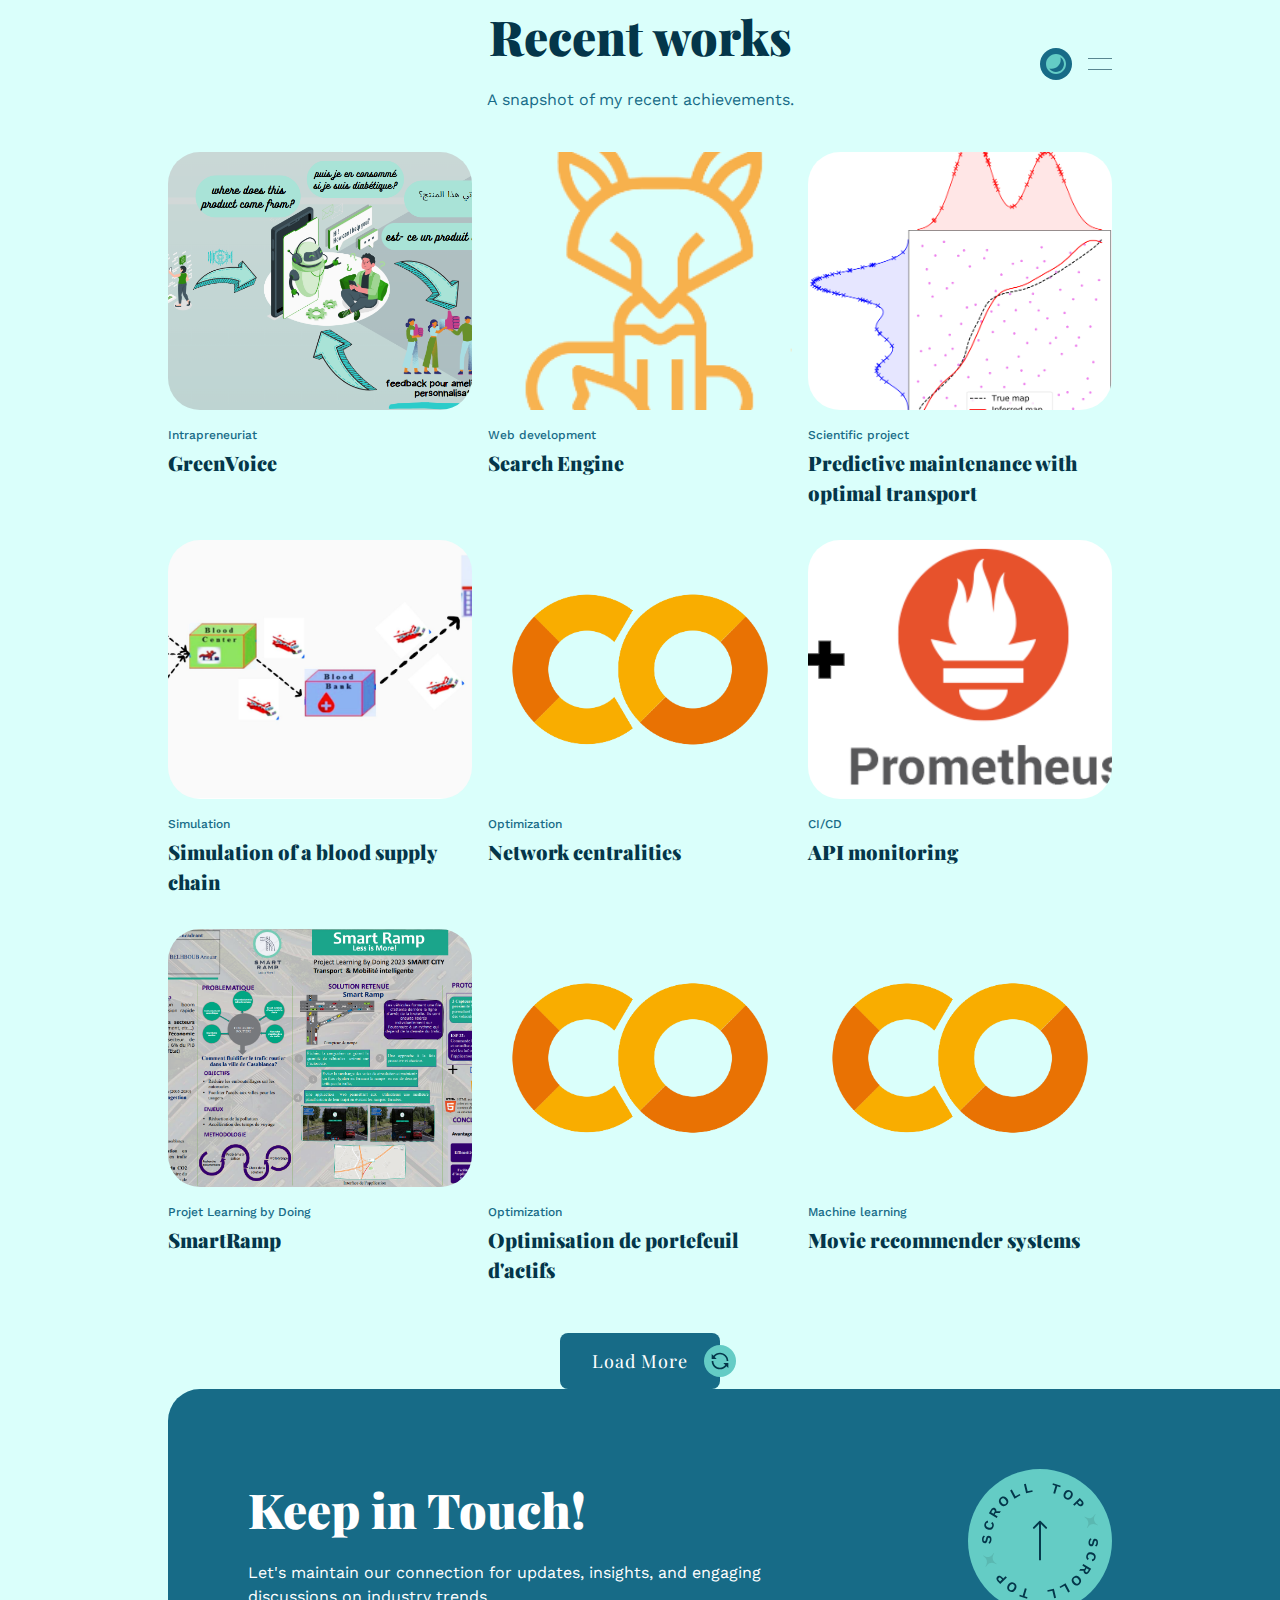
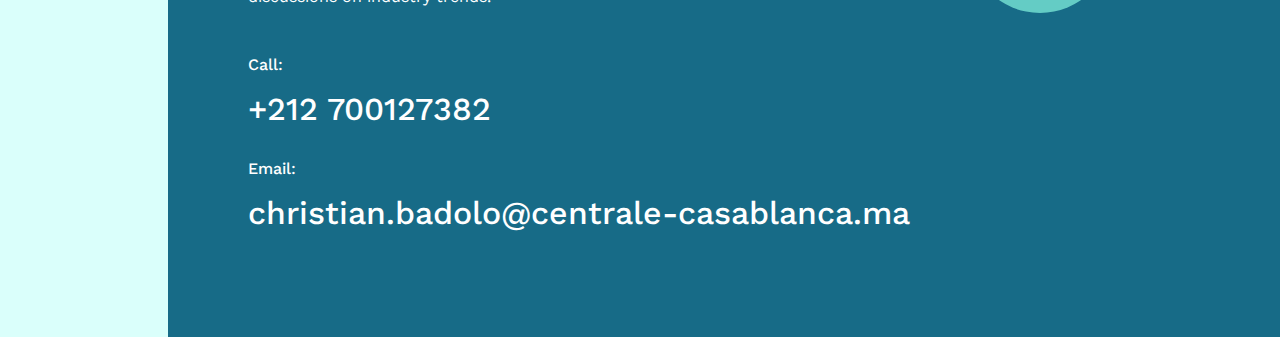
<file: portfolio.html>
<!DOCTYPE html>
<html lang="en">
<head>
    <!-- Meta Tag -->
    <meta charset="utf-8">
    <meta http-equiv="X-UA-Compatible" content="IE=edge">
    <meta name="viewport" content="width=device-width, initial-scale=1">

    <!-- Seo Meta -->
    <meta name="description" content="Christian Thomas BADOLO - Engineering Student">
    <meta name="keywords" content="portfolio template, portfolio, personal template, responsive portfolio, personal, themeforest, html portfolio template, css3, html5">

    <title>Christian Thomas BADOLO - Engineering Student</title>

    <!-- Favicon -->
    <link href="images/logos/favicon.jpg" rel="icon">

    <!-- IOS Touch Icons -->
    <link rel="apple-touch-icon" href="images/logos/touch-icon-iphone.png">
    <link rel="apple-touch-icon" sizes="152x152" href="images/logos/touch-icon-ipad.png">
    <link rel="apple-touch-icon" sizes="180x180" href="images/logos/touch-icon-iphone-retina.png">
    <link rel="apple-touch-icon" sizes="167x167" href="images/logos/touch-icon-ipad-retina.png">

    <!-- Google fonts -->
    <link rel="preconnect" href="https://fonts.googleapis.com">
    <link rel="preconnect" href="https://fonts.gstatic.com" crossorigin>
    <link href="https://fonts.googleapis.com/css2?family=Playfair+Display:wght@400;500;600;700;800;900&display=swap" rel="stylesheet">
    <link href="https://fonts.googleapis.com/css2?family=Work+Sans:wght@100;200;300;400;500;600;700;800;900&display=swap" rel="stylesheet">

    <!-- Styles -->
    <link href="css/plugins.css" rel="stylesheet" type="text/css">
    <link href="css/styles.css" rel="stylesheet" type="text/css">

</head>
<body>

    <!-- Page loader -->
    <div id="loader">
        <div id="loader_bar"></div>
    </div>

    <!-- Start:: wrapper -->
    <div id="wrapper">

        <!-- Start:: sidebar -->
        <aside id="sidebar">
            <div class="sidebar-header">
                <a href="index.html" aria-label="Logo">
                    <img src="images/logos/logo.png" alt="">
                </a>
                <a href="javascript:void(0);" role="button" id="sidebar_close">&times;</a>
            </div>
            <div class="sidebar-body">
                <nav class="navbar">
                    <ul>
                        <li><a href="index.html#about">About</a></li>
                        <li><a href="index.html#services">Academic Journey</a></li>
                        <li><a href="index.html#certificate">Certifications</a></li>
                        <li><a href="index.html#portfolio">Projects</a></li>
                        <li><a href="index.html#testimonials">Testimonials</a></li>
                        <li><a href="index.html#contact">Contact</a></li>
                    </ul>
                </nav>
            </div>
            <div class="sidebar-footer">
                <ul class="social unlist">
                    <li>
                        <a href="https://www.linkedin.com/in/christianthomasbadolo/" aria-label="Linkedin">
                            <svg width="24" height="24" viewBox="0 0 24 24" xmlns="http://www.w3.org/2000/svg">
                                <path d="M6.94048 4.99993C6.94011 5.81424 6.44608 6.54702 5.69134 6.85273C4.9366 7.15845 4.07187 6.97605 3.5049 6.39155C2.93793 5.80704 2.78195 4.93715 3.1105 4.19207C3.43906 3.44699 4.18654 2.9755 5.00048 2.99993C6.08155 3.03238 6.94097 3.91837 6.94048 4.99993ZM7.00048 8.47993H3.00048V20.9999H7.00048V8.47993ZM13.3205 8.47993H9.34048V20.9999H13.2805V14.4299C13.2805 10.7699 18.0505 10.4299 18.0505 14.4299V20.9999H22.0005V13.0699C22.0005 6.89993 14.9405 7.12993 13.2805 10.1599L13.3205 8.47993Z" fill="currentColor"/>
                            </svg>
                        </a>
                    </li>
                    <li>
                        <a href="https://github.com/debad1" aria-label="Github">
                            <svg width="24" height="24" viewBox="0 0 24 24" xmlns="http://www.w3.org/2000/svg">
                                <path d="M12.001 2C6.47598 2 2.00098 6.475 2.00098 12C2.00098 16.425 4.86348 20.1625 8.83848 21.4875C9.33848 21.575 9.52598 21.275 9.52598 21.0125C9.52598 20.775 9.51348 19.9875 9.51348 19.15C7.00098 19.6125 6.35098 18.5375 6.15098 17.975C6.03848 17.6875 5.55098 16.8 5.12598 16.5625C4.77598 16.375 4.27598 15.9125 5.11348 15.9C5.90098 15.8875 6.46348 16.625 6.65098 16.925C7.55098 18.4375 8.98848 18.0125 9.56348 17.75C9.65098 17.1 9.91348 16.6625 10.201 16.4125C7.97598 16.1625 5.65098 15.3 5.65098 11.475C5.65098 10.3875 6.03848 9.4875 6.67598 8.7875C6.57598 8.5375 6.22598 7.5125 6.77598 6.1375C6.77598 6.1375 7.61348 5.875 9.52598 7.1625C10.326 6.9375 11.176 6.825 12.026 6.825C12.876 6.825 13.726 6.9375 14.526 7.1625C16.4385 5.8625 17.276 6.1375 17.276 6.1375C17.826 7.5125 17.476 8.5375 17.376 8.7875C18.0135 9.4875 18.401 10.375 18.401 11.475C18.401 15.3125 16.0635 16.1625 13.8385 16.4125C14.201 16.725 14.5135 17.325 14.5135 18.2625C14.5135 19.6 14.501 20.675 14.501 21.0125C14.501 21.275 14.6885 21.5875 15.1885 21.4875C19.259 20.1133 21.9999 16.2963 22.001 12C22.001 6.475 17.526 2 12.001 2Z" fill="currentColor"/>
                            </svg>
                        </a>
                    </li>
                </ul>
                <p>© DeBADOLO 2023 <br>All Rights Reserved</p>
            </div>
        </aside>
        <!-- End:: sidebar -->

        <!-- Start:: main -->
        <main id="main">

            <!-- Start:: header -->
            <header id="header">
                <div class="container">

                    <!-- ========================= -->
                    <!--   Start:: theme setting   -->
                    <!-- ========================= -->
                    <div class="setting">
                        <input type="checkbox" id="theme">
                        <label for="theme">
                            <svg width="24" height="24" id="light" viewBox="0 0 24 24" xmlns="http://www.w3.org/2000/svg">
                                <path fill="currentColor" d="M12 21.9966C6.47715 21.9966 2 17.5194 2 11.9966C2 6.47373 6.47715 1.99658 12 1.99658C17.5228 1.99658 22 6.47373 22 11.9966C22 17.5194 17.5228 21.9966 12 21.9966ZM12 19.9966C16.4183 19.9966 20 16.4149 20 11.9966C20 7.5783 16.4183 3.99658 12 3.99658C7.58172 3.99658 4 7.5783 4 11.9966C4 16.4149 7.58172 19.9966 12 19.9966ZM7.00035 15.3158C9.07995 15.1645 11.117 14.2938 12.7071 12.7037C14.2972 11.1136 15.1679 9.07654 15.3193 6.99694C15.6454 7.21396 15.955 7.46629 16.2426 7.75394C18.5858 10.0971 18.5858 13.8961 16.2426 16.2392C13.8995 18.5824 10.1005 18.5824 7.75736 16.2392C7.46971 15.9516 7.21738 15.642 7.00035 15.3158Z"/>
                            </svg>
                            <svg width="24" height="24" id="dark" viewBox="0 0 24 24" xmlns="http://www.w3.org/2000/svg">
                                <path fill="currentColor" d="M12 21.9966C6.47715 21.9966 2 17.5194 2 11.9966C2 6.47373 6.47715 1.99658 12 1.99658C17.5228 1.99658 22 6.47373 22 11.9966C22 17.5194 17.5228 21.9966 12 21.9966ZM5.32889 16.4219C6.76378 18.5674 9.20868 19.9801 11.9836 19.9801C16.4018 19.9801 19.9836 16.3984 19.9836 11.9801C19.9836 9.20518 18.5707 6.76021 16.4251 5.32535C17.2705 8.35312 16.5025 11.7367 14.1213 14.118C11.7401 16.4992 8.3566 17.2671 5.32889 16.4219Z"/>
                            </svg>
                            <span class="hidden">Change theme</span>
                        </label>
                    </div>
                    <!-- ========================= -->
                    <!--    End:: theme setting    -->
                    <!-- ========================= -->

                    <a href="javascript:void(0);" role="button" id="hamburger" aria-label="Hamburger"></a>

                </div>
            </header>
            <!-- End:: header -->

            <!-- Start:: intro section -->
            <section id="intro1">
                <div class="container">
                    <div class="page-container page-head mb-64">
                        <h1>Recent works </h1>
                        <p>A snapshot of my recent achievements. </p>
                    </div>
                    <div class="row card-list mb-48">
                        <div class="card">
                            <a href="https://github.com/debad1/GreenVoice" class="card__cover" aria-labelledby="portfolio_card_1">
                                <img src="images\hero\greenvoice.png" alt="">
                            </a>
                            <span class="card__subtitle">Intrapreneuriat</span>
                            <div id="portfolio_card_1" class="h5 mb-0">
                                <a href="https://github.com/debad1/GreenVoice" class="underline-animation">GreenVoice</a>
                            </div>
                        </div>
                        <div class="card">
                            <a href="https://test-sp-ba5ad.web.app/soutien-scolaire/6-eme_mathematiques" class="card__cover" aria-labelledby="portfolio_card_2">
                                <img src="images\hero\smartprof.png" alt="">
                            </a>
                            <span class="card__subtitle">Web development</span>
                            <div id="portfolio_card_2" class="h5 mb-0">
                                <a href="https://test-sp-ba5ad.web.app/soutien-scolaire/6-eme_mathematiques" class="underline-animation">Search Engine</a>
                            </div>
                        </div>
                        <div class="card">
                            <a href="https://github.com/debad1/Predictive-maintenance-with-optimal-transport" class="card__cover" aria-labelledby="portfolio_card_2">
                                <img src="images\hero\optimal_transport.png" alt="">
                            </a>
                            <span class="card__subtitle">Scientific project</span>
                            <div id="portfolio_card_2" class="h5 mb-0">
                                <a href="https://github.com/debad1/Predictive-maintenance-with-optimal-transport" class="underline-animation">Predictive maintenance with optimal transport</a>
                            </div>
                        </div>
                        <div class="card">
                            <a href="https://github.com/debad1/Simulation-of-a-blood-supply-chain" class="card__cover" aria-labelledby="portfolio_card_3">
                                <img src="images\hero\simulation.png" alt="">
                            </a>
                            <span class="card__subtitle">Simulation</span>
                            <div id="portfolio_card_3" class="h5 mb-0">
                                <a href="https://github.com/debad1/Simulation-of-a-blood-supply-chain" class="underline-animation">Simulation of a blood supply chain</a>
                            </div>
                        </div>
                        <div class="card">
                            <a href="https://github.com/debad1/network_centralities" class="card__cover" aria-labelledby="portfolio_card_4">
                                <img src="images\hero\colab.png" alt="">
                            </a>
                            <span class="card__subtitle">Optimization</span>
                            <div id="portfolio_card_4" class="h5 mb-0">
                                <a href="https://github.com/debad1/network_centralities" class="underline-animation">Network centralities</a>
                            </div>
                        </div>
                        <div class="card">
                            <a href="https://github.com/debad1/mlops_monitoring" class="card__cover" aria-labelledby="portfolio_card_5">
                                <img src="images\hero\api.png" alt="">
                            </a>
                            <span class="card__subtitle">CI/CD </span>
                            <div id="portfolio_card_5" class="h5 mb-0">
                                <a href="https://github.com/debad1/mlops_monitoring" class="underline-animation">API monitoring</a>
                            </div>
                        </div>
                        <div class="card">
                            <a href="https://github.com/debad1/plbd" class="card__cover" aria-labelledby="portfolio_card_6">
                                <img src="images\hero\plbd.png" alt="">
                            </a>
                            <span class="card__subtitle">Projet Learning by Doing</span>
                            <div id="portfolio_card_6" class="h5 mb-0">
                                <a href="https://github.com/debad1/plbd" class="underline-animation">SmartRamp</a>
                            </div>
                        </div>
                        <div class="card">
                            <a href="https://github.com/debad1/Optimisation-de-la-composition-de-portefeuille-d-actifs" class="card__cover" aria-labelledby="portfolio_card_7">
                                <img src="images\hero\colab.png" alt="">
                            </a>
                            <span class="card__subtitle">Optimization</span>
                            <div id="portfolio_card_7" class="h5 mb-0">
                                <a href="https://github.com/debad1/Optimisation-de-la-composition-de-portefeuille-d-actifs" class="underline-animation">Optimisation de portefeuil d'actifs</a>
                            </div>
                        </div>
                        <div class="card">
                            <a href="https://github.com/debad1/Movies_recommander_systems" class="card__cover" aria-labelledby="portfolio_card_8">
                                <img src="images\hero\colab.png" alt="">
                            </a>
                            <span class="card__subtitle">Machine learning</span>
                            <div id="portfolio_card_8" class="h5 mb-0">
                                <a href="https://github.com/debad1/Movies_recommander_systems" class="underline-animation">Movie recommender systems</a>
                            </div>
                        </div>
                    </div>
                    <div class="page-foot">
                        <a href="#" class="btn btn--primary">
                            <span>Load More</span>
                            <span class="btn__icon">
                                <svg width="20" height="20" viewBox="0 0 24 24" xmlns="http://www.w3.org/2000/svg">
                                    <path fill="currentColor" d="M12 4C9.4095 4 7.10606 5.23053 5.64274 7.14274L8 9.5H2V3.5L4.21863 5.71863C6.05061 3.452 8.85558 2 12 2 17.5228 2 22 6.47715 22 12H20C20 7.58172 16.4183 4 12 4ZM4 12C4 16.4183 7.58172 20 12 20 14.5905 20 16.894 18.7695 18.3573 16.8573L16 14.5 22 14.5V20.5L19.7814 18.2814C17.9494 20.548 15.1444 22 12 22 6.47715 22 2 17.5228 2 12H4Z" />
                                </svg>
                            </span>
                        </a>
                    </div>
                </div>
            </section>
            <!-- End:: intro section -->

            <!-- Start:: footer -->
            <footer class="container">
                <div id="contact" class="footer relative">
                    <!-- Footer header -->
                    <div class="footer-head">
                        <div class="footer-content">
                            <h2 class="h1">Keep in Touch!</h2>
                            <p>Let's maintain our connection for updates, insights, and engaging discussions on industry trends.</p>
                        </div>
                        <a href="#" aria-label="Scroll top" class="circle" data-offset="0">
                            <img src="images/icons/scroll-top.svg" alt="">
                        </a>
                    </div>
                    <!-- Footer body -->
                    <div class="footer-body fw-medium">
                        <div class="footer-body__item">
                            <span class="footer-body__title">Call:</span>
                            <a href="tel:+212 700127382" class="underline-animation">+212 700127382</a>
                        </div>
                        <div class="footer-body__item">
                            <span class="footer-body__title">Email:</span>
                            <a href="mailto:christian.badolo@centrale-casablanca.ma" class="underline-animation">christian.badolo@centrale-casablanca.ma</a>
                        </div>
                    </div>
                </div>
            </footer>
            <!-- End:: footer -->

        </main>
        <!-- End:: main -->

    </div>
    <!-- End:: wrapper -->

    <!-- Scripts -->
    <script src="js/plugins.js"></script>
    <script src="js/scripts.js"></script>
</body>
</html>
</file>
<file: css/styles.css>
/**
 *
 * Template name: 
 * Template url: http://kri8thm.in/html/solosuter/theme
 * Author: Kri8thm (kri8thm.in) <kri8thm@gmail.com>
 * Version: 1.0.0
 * Written by: Kri8thm
 * ---------------------------------------------------------------- */

/**
 * Table of contents
 *
 * 01. CSS Variables
 * 02. Dark Styles
 * 03. Reboot CSS
 * 04. Typography
 * 05. Spacing
 * 06. Grid System
 * 07. Components
 * 08. Core Styles
 * 09. Homepage
 * 10. Footer Styles
 * 11. Animation
 * 12. Responsive Styles
 *
 */


/** 
 *
 * 01. CSS Variables
 * ---------------------------------------------------------------- */
:root {
    /* Theme colors */
    --primary: #176B87;
    --primary-rgb: 23, 107, 135;    
    --secondary: #64CCC5;
    --secondary-rgb: 100, 204, 197;    
    --dark: #04364A;
    --dark-rgb: 4, 54, 74;
    --light: #DAFFFB;
    --light-rgb: 218, 255, 251;

    /* Body config */
    --body-color: var(--primary);
    --body-bg: var(--light);
    --body-font-family: 'Work Sans', sans-serif;
    --body-font-size: 1rem;
    --body-font-weight: 400;
    --body-line-height: 1.5;
    --body-text-align: left;

    /* Link<a> config */
    --link-color: var(--primary);
    --link-hover-color: var(--dark);
    --lang-link-color: var(--dark);

    /* Heading config */
    --heading-font-family: 'Playfair Display', serif;
    --heading-font-weight: 900;
    --heading-margin-bottom: 8px;
    --heading-line-height: 1.5;
    --heading-color: var(--dark);
    
    /* Theme border */
    --border-width: 1px;
    --border-color: rgba(var(--dark-rgb), 0.1);
    --border-radius: 24px;

    /* Grid config */
    --gutter-x: 32px;
    --gutter-y: 0;
    --section-padding-top: 32px;
    --section-padding-bottom: 80px;
    --section-heading-spacing: 40px;

    /* Button config */
    --btn-padding-x: 2rem;
    --btn-padding-y: 1rem;
    --btn-font-family: 'Playfair Display', serif;
    --btn-font-size: 16px;
    --btn-font-weight: 400;
    --btn-line-height: 1.5rem;
    --btn-color: var(--bs-body-color);
    --btn-bg: transparent;
    --btn-border-radius: 8px;
    --btn-box-shadow: inset 0 1px 0 rgba(255, 255, 255, 0.15), 0 1px 1px rgba(0, 0, 0, 0.075);
    --btn-icon-bg: transparent;
    --btn-icon-color: transparent;

    --sidebar-width: 280px;

    /* Swiper slider config */
    --swiper-pagination-bullet-inactive-opacity: 0.15;
    --swiper-pagination-color: var(--primary);

    /* Animation */
    --animation-timing-function: cubic-bezier(0.25, 0.46, 0.45, 0.94);
    --animation-duration: 1.5s;
    --animation-name: ;
}


/** 
 *
 * 02. Dark Styles
 * ---------------------------------------------------------------- */
[data-theme=dark] {
    --border-color: rgba(var(--light-rgb), 0.1);
    --lang-link-color: var(--light);
    --body-color: var(--secondary);
    --body-bg: var(--dark);
    --heading-color: var(--light);
}

[data-theme=dark] blockquote {
    border-color: var(--primary);
}

[data-theme=dark] .hero-1 .hero-border,
[data-theme=dark] .hero-2 .hero-border {
    border-color: var(--light);
}

[data-theme=dark] .skill-list .skill-list__title {
    color: var(--light);
}

[data-theme=dark] .shape.shape--4, 
[data-theme=dark] .shape.shape--7,
[data-theme=dark] .shape.shape--10,
[data-theme=dark] .shape.shape--12 {
    color: var(--primary);
}


/** 
 *
 * 03. Reboot CSS
 * ---------------------------------------------------------------- */
*,
*::before,
*::after {
    box-sizing: border-box;
}

@media (prefers-reduced-motion: no-preference) {
    :root {
        scroll-behavior: smooth;
    }

    [data-animate] {
        opacity: 0;
    }
}

@media (prefers-reduced-motion) {
    [data-animate] {
        -webkit-animation: none !important;
        animation: none !important;
    }
}

body {
    margin: 0;
    font-family: var(--body-font-family);
    font-size: var(--body-font-size);
    font-weight: var(--body-font-weight);
    line-height: var(--body-line-height);
    color: var(--body-color);
    text-align: var(--body-text-align);
    background-color: var(--body-bg);
    -webkit-text-size-adjust: 100%;
    -webkit-tap-highlight-color: rgba(0, 0, 0, 0);
}

hr {
    margin: 1rem 0;
    color: inherit;
    border: 0;
    border-top: var(--border-width) solid;
    opacity: 0.25;
}

p {
    margin: 0;
}

p:not(:last-child) {
    margin-bottom: 1rem;
}

abbr[title] {
    -webkit-text-decoration: underline dotted;
    text-decoration: underline dotted;
    cursor: help;
    -webkit-text-decoration-skip-ink: none;
    text-decoration-skip-ink: none;
}

address {
    margin-bottom: 1rem;
    font-style: normal;
    line-height: inherit;
}

ol,
ul {
    padding-left: 2rem;
}

ol,
ul,
dl {
    margin-top: 0;
    margin-bottom: 1rem;
}

ol ol,
ul ul,
ol ul,
ul ol {
    margin-bottom: 0;
}

dt {
    font-weight: 700;
}

dd {
    margin-bottom: 0.5rem;
    margin-left: 0;
}

blockquote {
    margin: 0 0 16px;
    padding: 24px 32px;
    border-radius: 16px;
    background-color: var(--secondary);
    color: var(--dark);
    border-left: 4px solid var(--dark);
}

b,
strong {
    font-weight: bolder;
}

small,
.small {
    font-size: 0.875em;
}

mark,
.mark {
    padding: 0.1875em;
    color: var(--highlight-color);
    background-color: var(--highlight-bg);
}

sub,
sup {
    position: relative;
    font-size: 0.75em;
    line-height: 0;
    vertical-align: baseline;
}

sub {
    bottom: -0.25em;
}

sup {
    top: -0.5em;
}

a {
    color: var(--link-color);
    text-decoration: none;
}

a:hover {
    --link-color: var(--link-hover-color);
}

a:not([href]):not([class]),
a:not([href]):not([class]):hover {
    color: inherit;
    text-decoration: none;
}

pre,
code,
kbd,
samp {
    font-family: SFMono-Regular, Menlo, Monaco, Consolas, "Liberation Mono", "Courier New", monospace;
    font-size: 1em;
}

pre {
    display: block;
    margin-top: 0;
    margin-bottom: 1rem;
    overflow: auto;
    font-size: 0.875em;
}

pre code {
    font-size: inherit;
    color: inherit;
    word-break: normal;
}

code {
    font-size: 0.875em;
    color: #eb5160;
    word-wrap: break-word;
}

a > code {
    color: inherit;
}

kbd {
    padding: 0.1875rem 0.375rem;
    font-size: 0.875em;
    color: var(--body-bg);
    background-color: var(--body-color);
    border-radius: 0.25rem;
}

kbd kbd {
    padding: 0;
    font-size: 1em;
}

figure {
    margin: 0 0 1rem;
}

img,
svg {
    vertical-align: middle;
    max-width: 100%;
}

table {
    caption-side: bottom;
    border-collapse: collapse;
}

caption {
    padding-top: 0.5rem;
    padding-bottom: 0.5rem;
    text-align: left;
}

th {
    text-align: inherit;
    text-align: -webkit-match-parent;
}

thead,
tbody,
tfoot,
tr,
td,
th {
    border-color: inherit;
    border-style: solid;
    border-width: 0;
}

label {
    display: inline-block;
}

button {
    border-radius: 0;
}

button:focus:not(:focus-visible) {
    outline: 0;
}

input,
button,
select,
optgroup,
textarea {
    margin: 0;
    font-family: inherit;
    font-size: inherit;
    line-height: inherit;
}

button,
select {
    text-transform: none;
}

[role=button] {
    cursor: pointer;
}

select {
    word-wrap: normal;
}

select:disabled {
    opacity: 1;
}

[list]:not([type=date]):not([type=datetime-local]):not([type=month]):not([type=week]):not([type=time])::-webkit-calendar-picker-indicator {
    display: none !important;
}

button,
[type=button],
[type=reset],
[type=submit] {
    -webkit-appearance: button;
}

button:not(:disabled),
[type=button]:not(:disabled),
[type=reset]:not(:disabled),
[type=submit]:not(:disabled) {
    cursor: pointer;
}

::-moz-focus-inner {
    padding: 0;
    border-style: none;
}

textarea {
    resize: vertical;
}

fieldset {
    min-width: 0;
    padding: 0;
    margin: 0;
    border: 0;
}

legend {
    float: left;
    width: 100%;
    padding: 0;
    margin-bottom: 0.5rem;
    font-size: calc(1.275rem + 0.3vw);
    line-height: inherit;
}

@media (min-width: 1200px) {
    legend {
        font-size: 1.5rem;
    }
}

legend + * {
    clear: left;
}

::-webkit-datetime-edit-fields-wrapper,
::-webkit-datetime-edit-text,
::-webkit-datetime-edit-minute,
::-webkit-datetime-edit-hour-field,
::-webkit-datetime-edit-day-field,
::-webkit-datetime-edit-month-field,
::-webkit-datetime-edit-year-field {
    padding: 0;
}

::-webkit-inner-spin-button {
    height: auto;
}

[type=search] {
    -webkit-appearance: textfield;
    outline-offset: -2px;
}

::-webkit-search-decoration {
    -webkit-appearance: none;
}

::-webkit-color-swatch-wrapper {
    padding: 0;
}

::-webkit-file-upload-button {
    font: inherit;
    -webkit-appearance: button;
}

::file-selector-button {
    font: inherit;
    -webkit-appearance: button;
}

::selection {
    background: var(--secondary);
    color: var(--dark);
}

::-webkit-scrollbar {
    width: 8px;
}

::-webkit-scrollbar-track {
    background: rgba(0,0,0, 0.15);
}

::-webkit-scrollbar-thumb {
    background-color: var(--primary);
}

output {
    display: inline-block;
}

iframe {
    border: 0;
}

summary {
    display: list-item;
    cursor: pointer;
}

progress {
    vertical-align: baseline;
}

[hidden] {
    display: none !important;
}


/** 
 *
 * 04. Typography
 * ---------------------------------------------------------------- */
h6, h5, h4, h3, h2, h1,
.h6, .h5, .h4, .h3, .h2, .h1 {
    margin-top: 0;
    margin-bottom: var(--heading-margin-bottom);
    font-weight: var(--heading-font-weight);
    font-family: var(--heading-font-family);
    line-height: var(--heading-line-height);
    color: var(--heading-color);
}

h1, .h1 {
    font-size: calc(1.375rem + 1.5vw);
}

h2, .h2 {
    font-size: calc(1.325rem + 0.9vw);
}

h3, .h3 {
    font-size: calc(1.3rem + 0.6vw);
}

h4, .h4 {
    font-size: calc(1.275rem + 0.3vw);
}

h5, .h5 {
    font-size: 1.25rem;
}

h6, .h6 {
    font-size: 1rem;
}

.fw-medium {
    font-weight: 500 !important;
}

.fw-semibold {
    font-weight: 600 !important;
}


/** 
 *
 * 05. Spacing
 * ---------------------------------------------------------------- */
.mb-0 {
    margin-bottom: 0 !important;
}

.mb-48 {
    margin-bottom: 32px !important;
}

.mb-64 {
    margin-bottom: var(--section-heading-spacing) !important;
}


/** 
 *
 * 06. Grid System
 * ---------------------------------------------------------------- */
.container {
    max-width: var(--container-width);
    width: 100%;
    padding-right: calc(var(--gutter-x) * 0.5);
    padding-left: calc(var(--gutter-x) * 0.5);
    margin-right: auto;
    margin-left: auto;
}

.row {    
    display: -webkit-box;
    display: -ms-flexbox;
    display: flex;
    -ms-flex-wrap: wrap;
    flex-wrap: wrap;
    margin-top: calc(-1 * var(--gutter-y));
    margin-left: calc(-0.5 * var(--gutter-x));
    margin-right: calc(-0.5 * var(--gutter-x));
}

.row > * {
    -webkit-box-flex: 0;
    -ms-flex: 0 0 auto;
    flex: 0 0 auto;
    width: 100%;
    max-width: 100%;
    padding-right: calc(var(--gutter-x) * 0.5);
    padding-left: calc(var(--gutter-x) * 0.5);
    margin-top: var(--gutter-y);
}


/** 
 *
 * 07. Components
 * ---------------------------------------------------------------- */

/* Button */
.btn {
    --btn-focus-box-shadow: 0 0 0 0.25rem rgba(var(--btn-focus-shadow-rgb), .25);
    display: inline-block;
    padding: var(--btn-padding-y) var(--btn-padding-x);
    font-family: var(--btn-font-family);
    font-size: var(--btn-font-size);
    font-weight: var(--btn-font-weight);
    line-height: var(--btn-line-height);
    color: var(--btn-color);
    text-align: center;
    text-decoration: none;
    vertical-align: middle;
    cursor: pointer;
    -webkit-user-select: none;
    -moz-user-select: none;
    user-select: none;
    border: none;
    border-radius: var(--btn-border-radius);
    background-color: var(--btn-bg);
    position: relative;
    letter-spacing: 1px;
    -webkit-transition: color 0.15s ease-in-out, background-color 0.15s ease-in-out, border-color 0.15s ease-in-out, box-shadow 0.15s ease-in-out;
    -o-transition: color 0.15s ease-in-out, background-color 0.15s ease-in-out, border-color 0.15s ease-in-out, box-shadow 0.15s ease-in-out;
    transition: color 0.15s ease-in-out, background-color 0.15s ease-in-out, border-color 0.15s ease-in-out, box-shadow 0.15s ease-in-out;
}

@media (prefers-reduced-motion: reduce) {
    .btn {
        -webkit-transition: none;
        -o-transition: none;
        transition: none;
    }
}

.btn:hover,
.btn:focus-visible {
    color: var(--btn-hover-color);
    background-color: var(--btn-hover-bg);
}

.btn:focus-visible {
    outline: 0;
    box-shadow: var(--btn-focus-box-shadow);
}

.btn:disabled,
.btn.disabled {
    opacity: 0.65;
}

.btn > * {
    display: inline-block;
}

.btn.btn--group {
    position: relative;
    padding: 0;
}

.btn .btn__icon {
    position: absolute;
    top: 12px;
    right: -16px;
    width: 32px;
    height: 32px;
    border-radius: 32px;
    display: -webkit-box;
    display: -ms-flexbox;
    display: flex;
    -webkit-box-align: center;
    -ms-flex-align: center;
    align-items: center;
    -webkit-box-pack: center;
    -ms-flex-pack: center;
    justify-content: center;
    background-color: var(--btn-icon-bg);
    color: var(--btn-icon-color);
}

.btn.btn--primary {
    --btn-color: #fff;
    --btn-bg: var(--primary);
    --btn-hover-color: #fff;
    --btn-hover-bg: #17576d;
    --btn-focus-shadow-rgb: var(--primary-rgb);
    --btn-icon-color: var(--dark);
    --btn-icon-bg: var(--secondary);
}

.btn.btn--secondary {
    --btn-color: var(--dark);
    --btn-bg: var(--secondary);
    --btn-hover-color: var(--dark);
    --btn-hover-bg: #3fbeb6;
    --btn-focus-shadow-rgb: var(--secondary-rgb);
    --btn-icon-color: var(--dark);
    --btn-icon-bg: var(--light);
}

/* Card */
.card a {
    color: inherit;
}

.card:hover {
    top: -8px;
}

.card .card__cover {
    position: relative;
    overflow: hidden;
    border-radius: var(--border-radius);
    margin-bottom: 16px;
    display: block;
}

.card .card__cover:before {
    content: '';
    display: block;
    padding-bottom: 85%;
}

.card .card__cover > * {
    position: absolute;
    top: 0;
    left: 0;
    width: 100%;
    height: 100%;
    object-fit: cover;
    -webkit-transition: -webkit-transform 0.35s ease-in-out;
    -o-transition: transform 0.35s ease-in-out;
    transition: transform 0.35s ease-in-out, -webkit-transform 0.35s ease-in-out;
}

.card:hover .card__cover > * {
    -webkit-transform: scale(1.15);
    -ms-transform: scale(1.15);
    transform: scale(1.15);
}

.card .card__subtitle {
    display: block;
    font-size: 12px;
    font-weight: 500;
    margin-bottom: 4px;
}

.card-list {
    --gutter-y: var(--gutter-x);
    -webkit-box-align: flex-start !important;
    -ms-flex-align: flex-start !important;
    align-items: flex-start !important;
}

.card-list .card {
    flex: 0 0 auto;
}

/* Form */
.form-group {
    position: relative;
    margin-bottom: 24px;
}

.form-error {
    position: absolute;
    top: 90%;
    left: 16px;
    padding: 8px 16px;
    font-size: 12px;
    font-weight: 500;
    line-height: 16px;
    border-radius: 32px;
    background-color: #FF8591;
    color: #000000;
    z-index: 1;
}

.form-error:after {
    content: '';
    position: absolute;
    top: -6px;
    left: 14px;
    border-left: 6px solid transparent;
    border-right: 6px solid transparent;
    border-bottom: 6px solid #FF8591;
}

.form-control {
    -webkit-appearance: none;
    -moz-appearance: none;
    appearance: none;
    display: block;
    width: 100%;
    color: var(--dark);
    padding: 26px 24px 8px;
    font-size: 16px;
    font-weight: 400;
    line-height: 1.5;
    background-color: var(--secondary);
    background-clip: padding-box;
    border: 1px solid transparent;
    border-radius: 16px;
    -webkit-transition: border-color 0.15s ease-in-out, box-shadow 0.15s ease-in-out;
    -o-transition: border-color 0.15s ease-in-out, box-shadow 0.15s ease-in-out;
    transition: border-color 0.15s ease-in-out, box-shadow 0.15s ease-in-out;
}

@media (prefers-reduced-motion: reduce) {
    .form-control {
        -webkit-transition: none;
        -o-transition: none;
        transition: none;
    }
}
  
.form-control:focus {
    outline: 0;
    border-color: rgba(var(--dark-rgb), 0.35);
    box-shadow: 0 0 0 0.25rem rgba(var(--secondary-rgb), 0.25);
}

.form-control::-moz-placeholder {
    color: var(--primary);
    opacity: 1;
}

.form-control::placeholder {
    color: var(--primary);
    opacity: 1;
}

.form-control:disabled {
    opacity: 0.5;
}

.form-label {
    margin-bottom: 0;
    position: absolute;
    top: 10px;
    left: 26px;
    color: var(--dark);
    font-size: 12px;
    font-weight: 500;
}

/* Swiper */
.swiper-pagination {
    position: relative;
    bottom: initial !important;
    top: initial !important;
    display: -webkit-box;
    display: -ms-flexbox;
    display: flex;
    -webkit-box-pack: center;
    -ms-flex-pack: center;
    justify-content: center;
    margin-top: 32px;
}

.swiper-pagination.swiper-pagination-lock {
    display: none;
}


/** 
 *
 * 08. Core Styles
 * ---------------------------------------------------------------- */

/* Loader */
#loader {
    position: fixed;
    top: 0;
    left: 0;
    width: 100%;
    height: 100%;
    z-index: 1000;
}

#loader:after,
#loader:before {
    content: '';
    position: absolute;
    left: 0;
    height: 50%;
    width: 100%;
    background-color: #000;
    -webkit-transition: -webkit-transform 0.25s ease-in-out 0.25s;
    -o-transition: transform 0.25s ease-in-out 0.25s;
    transition: transform 0.25s ease-in-out 0.25s, -webkit-transform 0.25s ease-in-out 0.25s;
}

#loader:after {
    bottom: 0;
}

#loader:before {
    top: 0;
}

#loader_bar {
    position: absolute;
    top: 50%;
    left: 0;
    background-color: #fff;
    width: 0;
    height: 1px;
    z-index: 1;
    -webkit-animation: width 3s linear both;
    animation: width 3s linear both;
}

.loaded #loader {
    opacity: 0;
    visibility: hidden;
}

#loader.hide #loader_bar {
    -webkit-animation: none;
    animation: none;
    -webkit-transition: width 0.15s ease-in-out, opacity 0.15s ease-in-out 0.1s;
    -o-transition: width 0.15s ease-in-out, opacity 0.15s ease-in-out 0.1s;
    transition: width 0.15s ease-in-out, opacity 0.15s ease-in-out 0.1s;
    width: 100%;
    opacity: 0;
}

#loader.hide:before {
    -webkit-transform: translateY(-100%);
    -ms-transform: translateY(-100%);
    transform: translateY(-100%);
}

#loader.hide:after {
    -webkit-transform: translateY(100%);
    -ms-transform: translateY(100%);
    transform: translateY(100%);
}

@-webkit-keyframes width {
    0% {
        width: 0;
    } 100% {
        width: 100%;
    }
}

@keyframes width {
    0% {
        width: 0;
    } 100% {
        width: 100%;
    }
}

/* Block */
#wrapper {
    overflow: hidden;
    position: relative;
    min-height: 100vh;
}

.section {
    padding-top: var(--section-padding-top);
    padding-bottom: var(--section-padding-bottom);
}

.section .section__head {
    text-align: center;
    margin: 0 auto var(--section-heading-spacing);
}

.section .section__subtitle {
    display: block;
    font-size: 14px;
    font-weight: 500;
    text-transform: uppercase;
}

/* Slider */
#sidebar {
    position: fixed;
    top: 0;
    right: calc(-1 * var(--sidebar-width));
    bottom: 0;
    background-color: var(--primary);
    width: var(--sidebar-width);
    padding: 64px 24px 40px;
    display: -webkit-box;
    display: -ms-flexbox;
    display: flex;
    -webkit-box-orient: vertical;
    -webkit-box-direction: normal;
    -ms-flex-direction: column;
    flex-direction: column;
    text-align: center;
    color: #ffffff;
    z-index: 100;
    -webkit-transition: all 0.25s;
    -o-transition: all 0.25s;
    transition: all 0.25s;
}

#sidebar.show {
    right: 0;
}

#sidebar_close {
    font-size: 24px;
    font-weight: 300;
    position: absolute;
    top: 16px;
    right: 16px;
    color: inherit;
    line-height: 32px;
    display: block;
    width: 32px;
    height: 32px;
    border-radius: 24px;
    background-color: rgba(var(--dark-rgb), 0.5);
}

.sidebar-body {
    padding: 24px 0;
    -webkit-box-flex: 1;
    -ms-flex: 1;
    flex: 1;
    display: -webkit-box;
    display: -ms-flexbox;
    display: flex;
    -webkit-box-align: center;
    -ms-flex-align: center;
    align-items: center;
}

.navbar {
    -webkit-box-flex: 1;
    -ms-flex: 1;
    flex: 1;
}

.unlist,
.navbar ul {
    margin: 0;
    padding: 0;
    list-style: none;
}

.navbar ul li:not(:first-child) {
    margin-top: 24px;
}

.social li a,
.navbar ul li a {
    color: inherit;
    -webkit-transition: color 0.15s ease-in-out;
    -o-transition: color 0.15s ease-in-out;
    transition: color 0.15s ease-in-out;
}

.navbar ul li a:hover {
    color: var(--secondary);
}

.social {
    display: -webkit-box;
    display: -ms-flexbox;
    display: flex;
    -webkit-box-align: center;
    -ms-flex-align: center;
    align-items: center;
    -webkit-box-pack: center;
    -ms-flex-pack: center;
    justify-content: center;
    margin-bottom: 24px;
}

.social li:not(:first-child) {
    margin-left: 16px;
}

.social li a:hover {
    color: var(--secondary);
}

#overlay {
    position: fixed;
    top: 0;
    left: 0;
    width: 100%;
    height: 100%;
    z-index: 99;
    background-color: rgba(0,0,0, 0.6);
    -webkit-backdrop-filter: blur(16px);
    backdrop-filter: blur(16px);
    -webkit-transition: all 0.25s;
    -o-transition: all 0.25s;
    transition: all 0.25s;
    opacity: 0;
    visibility: hidden;
}

#overlay.show {
    opacity: 1;
    visibility: visible;
}

#main {
    min-height: 100vh;
    position: relative;
}

/* Header */
#header {
    position: absolute;
    top: 24px;
    left: 0;
    right: 0;
}

#header .container {
    display: -webkit-box;
    display: -ms-flexbox;
    display: flex;
    -webkit-box-pack: space-between;
    -ms-flex-pack: space-between;
    justify-content: space-between;
    -webkit-box-align: center;
    -ms-flex-align: center;
    align-items: center;
}

.lang {
    display: -webkit-box;
    display: -ms-flexbox;
    display: flex;
    text-transform: uppercase;
}

.lang a {
    color: var(--lang-link-color);
}

.lang a:not(.active) {
    opacity: 0.7;
}

.lang li:not(:first-child) {
    margin-left: 32px;
}

.hidden {
    border: 0;
    padding: 0;
    margin: 0;
    position: absolute !important;
    height: 1px; 
    width: 1px;
    overflow: hidden;
    clip: rect(1px 1px 1px 1px);
    clip: rect(1px, 1px, 1px, 1px);
    clip-path: inset(50%);
    -webkit-clip-path: inset(50%);
    white-space: nowrap;
}

#hamburger {
    display: block;
    width: 24px;
    height: 12px;
    margin-left: 16px;
    color: var(--lang-link-color);
    border-top: 1px solid currentColor;
    border-bottom: 1px solid currentColor;
    opacity: 0.6;
}

#hamburger:hover {
    opacity: 1;
}

#intro {
    --heading-margin-bottom: 32px;
    --heading-line-height: 1.345;
    padding-top: 140px;
    padding-bottom: var(--section-padding-bottom);
}

#intro .row {
    -webkit-box-align: center;
    -ms-flex-align: center;
    align-items: center;
}

.link-group {
    display: -webkit-box;
    display: -ms-flexbox;
    display: flex;
    flex-wrap: wrap;
    -webkit-box-align: center;
    -ms-flex-align: center;
    align-items: center;
}

.link-group > *:not(:first-child) {
    margin-left: 32px;
}

.relative {
    position: relative;
}

/* Shapes */
.shape {
    position: absolute;
}

.shape.shape--4,
.shape.shape--7,
.shape.shape--10,
.shape.shape--12 {
    color: #7DE0E1;
}

.shape.shape--1 {
    top: 40px;
    left: -36px;
}

.shape.shape--1,
.shape.shape--6 {
    width: 140px;
}

.shape.shape--4,
.shape.shape--5,
.shape.shape--7,
.shape.shape--8,
.shape.shape--10 {
    width: 120px;
}

.shape.shape--2,
.shape.shape--3,
.shape.shape--9,
.shape.shape--11,
.shape.shape--12,
.shape.shape--14 {
    width: 100px;
}

.shape.shape--2 {
    top: -30px;
    left: 45%;
}

.shape.shape--3 {
    bottom: -80px;
    left: 10%;
}

.shape.shape--4 {
    left: -50px;
    top: -70px;
}

.shape.shape--5 {
    top: -30px;
    right: 0;
}

.shape.shape--6 {
    right: -50px;
    top: -60px;
}

.shape.shape--7 {
    left: -72px;
    top: 10px;
}

.shape.shape--8 {
    bottom: -64px;
    left: -40px;
}

.shape.shape--9 {
    top: -30px;
    right: 10%;
}

.shape.shape--10 {
    bottom: 10px;
    right: 40%;
    width: 120px;
}

.shape.shape--11 {
    top: -30px;
    left: 34%;
}

.shape.shape--12 {
    bottom: -48px;
    right: 0;
}

.shape.shape--13 {
    right: -26px;
    top: 26px;
}

.shape.shape--14 {
    right: 20%;
    top: -26px;
}

.circle {
    display: block;
    width: 100px;
    height: 100px;
    border-radius: 100px;
    background-color: var(--secondary);
    padding: 8px;
}

.circle img {
    width: 100%;
    height: 100%;
}

.arrow-link {
    color: var(--heading-color);
    font-size: var(--btn-font-size);
}

.underline-animation {
    background-image: -webkit-gradient(linear, left top, left bottom, from(currentColor), to(currentColor));
    background-image: -o-linear-gradient(currentColor, currentColor);
    background-image: linear-gradient(currentColor, currentColor);
    background-position: 100% 100%;
    background-repeat: no-repeat;
    background-size: 0% 1px;
    -webkit-transition: background-size .5s;
    -o-transition: background-size .5s;
    transition: background-size .5s;
}

.underline-animation:hover {
    background-size: 100% 1px;
    background-position: 0% 100%;
}

.page-container {
    --heading-margin-bottom: 16px;
    max-width: 720px;
    margin-left: auto;
    margin-right: auto;
}

.page-head,
.page-foot {
    text-align: center;
}

.page-cover {
    border-radius: var(--border-radius);
    overflow: hidden;
    height: 40vh;
}

.page-cover > * {
    width: 100%;
    height: 100%;
    object-fit: cover;
}


/** 
 *
 * 09. Homepage
 * ---------------------------------------------------------------- */

/* Hero section */
.intro-content,
.hero-2-content {
    text-align: center;
}

.intro-content .link-group,
.hero-2-content .link-group {
    justify-content: center;
}

.hero-1 .hero-cover {
    max-width: 200px;
    margin-top: 64px;
    margin-left: auto;
    margin-right: auto;
    background-color: var(--primary);
}

.hero-1 .hero-cover:before {
    content: '';
    display: block;
    padding-bottom: 160%;
}

.hero-1 .hero-cover,
.hero-1 .hero-cover .hero-cover__image {
    border-radius: 200px;
}

.hero-1 .scroll-down {
    position: absolute;
    right: 0;
    bottom: -32px;
    z-index: 5;
}

.hero-1 .hero-border {
    top: -10px;
    left: -10px;
    width: 100%;
    height: 100%;
    border: 2px solid var(--dark);
}

.hero-2 .hero-cover {
    max-width: 280px;
    margin: 0 auto 64px;
}

.hero-2 .hero-cover,
.hero-2 .hero-cover .hero-cover__image {
    border-radius: 50%;
}

.hero-2 .hero-cover {
    position: relative;
    background-color: var(--primary);
}

.hero-2 .hero-cover:before {
    content: '';
    display: block;
    padding-bottom: 100%;
}

.hero-2 .hero-border {
    top: -12px;
    left: -12px;
    width: calc(100% + 24px);
    height: calc(100% + 24px);
    border: 1px solid var(--dark);
}

.hero-2 .hero-shape {
    position: absolute;
    left: -24px;
    bottom: -24px;
    width: calc(100% + 48px);
    height: calc(100% + 48px);
    border-left: 24px solid var(--secondary);
    border-bottom: 24px solid var(--secondary);
    border-top: 24px solid transparent;
    border-right: 24px solid transparent;
    z-index: 1;
    border-radius: 50%;
    -webkit-transform: rotate(-10deg);
    -ms-transform: rotate(-10deg);
    transform: rotate(-10deg);
}

.hero-2-content {
    --heading-margin-bottom: 16px;
}

.hero-2-content h1, 
.hero-2-content .h1 {
    font-size: calc(1.75rem + 0.9vw);
}

.hero-2-content h1 > * {
    display: inline-block;
}

.hero-2-content .hero-2-content__title {
    text-align: right;
}

.hero-2-content .hero-2-content__text {
    margin-bottom: 32px;
    color: var(--heading-color);
    position: relative;
}

.hero-2-content .scroll-down {
    margin: 48px auto 0;
}

.hero-3 .intro-text {
    display: -webkit-box;
    display: -ms-flexbox;
    display: flex;
    -webkit-box-pack: center;
    -ms-flex-pack: center;
    justify-content: center;
    margin-bottom: 64px;
}

.hero-3 h1, 
.hero-3 .h1 {
    font-size: calc(1.5rem + 0.9vw);
}

.hero-3 .title {
    margin-bottom: 8px;
}

.hero-3 .title,
.hero-3 .title:last-child > * {
    display: -webkit-box;
    display: -ms-flexbox;
    display: flex;
    -webkit-box-align: center;
    -ms-flex-align: center;
    align-items: center;
}

.hero-3 .title .title__avatar {
    flex: 0 0 auto;
    width: 24px;
    height: 24px;
    border-radius: 50%;
    background-color: var(--primary);
    margin: 2.5% 4px 0;
    overflow: hidden;
    position: relative;
}

.hero-3 .title .title__avatar > img {
    position: absolute;
    top: 0;
    left: 0;
    width: 100%;
    height: 100%;
    object-fit: cover;
}

.hero-3 .title .title__text {
    padding: 6px 16px 8px;
    border-radius: 48px;
    background-color: var(--secondary);
    font-size: 60%;
    display: inline-block;
    line-height: 1;
    margin: 8px 6px 0;
    color: var(--dark);
}

.hero-3 .title .contact-link,
.hero-3 .title .portfolio-link {
    display: -webkit-inline-box;
    display: -ms-inline-flexbox;
    display: inline-flex;
    -webkit-transition: all 0.5s var(--animation-timing-function);
    -o-transition: all 0.5s var(--animation-timing-function);
    transition: all 0.5s var(--animation-timing-function);
}

.hero-3 .title .contact-link {
    margin-right: 4px;
    width: 32px;
}

.hero-3 .title .contact-link:hover {
    -webkit-transform: translate(-8px, 8px);
    -ms-transform: translate(-8px, 8px);
    transform: translate(-8px, 8px);
}

.hero-3 .title .portfolio-link {
    margin-left: 8px;
    width: 40px;
}

.hero-3 .title .portfolio-link:hover {
    -webkit-transform: translate(8px, -8px);
    -ms-transform: translate(8px, -8px);
    transform: translate(8px, -8px);
}

.hero-3 .scroll-down {
    margin: auto;
}

.hero-cover .hero-cover__image {
    width: 100%;
    height: 100%;
    object-fit: cover;
    position: absolute;
    top: 0;
    left: 0;
    z-index: 1;
}

.hero-border {
    border-radius: inherit;
    position: absolute;
    z-index: 2;
}

/* About section */
.skill,
.about-info,
.experience,
.about-content {
    width: 100%;
}

.skill,
.about-content {
    margin-top: 48px;
}

.stats {
    display: -webkit-box;
    display: -ms-flexbox;
    display: flex;
    -ms-flex-wrap: wrap;
    flex-wrap: wrap;
    -webkit-box-pack: space-between;
    -ms-flex-pack: space-between;
    justify-content: space-between;
    margin: 0 calc(-0.5 * var(--gutter-x));
}

.stats .stats__item {
    flex: 0 0 auto;
    width: 50%;
    padding: 0 calc(0.5 * var(--gutter-x));
    margin-top: 24px;
}

.stats .stats__number {
    font-size: calc(1.375rem + 1.5vw);
    font-weight: 700;
    color: var(--heading-color);
    line-height: 1;
    margin-bottom: 8px;
}

.about-info .about-info__block {
    margin-bottom: 32px;
    padding-top: 32px;
    border-top: 1px solid var(--border-color);
}

.about-info .about-info__text,
.experience-list .experience-list__title {
    color: var(--heading-color);
}

.about-info .about-info__item:not(:first-child) {
    margin-top: 16px;
}

.about-info .about-info__item span {
    display: block;
}

.about-block {
    margin-top: 64px;
}

.experience-list {
    display: -webkit-box;
    display: -ms-flexbox;
    display: flex;
    -ms-flex-wrap: wrap;
    flex-wrap: wrap;
    margin: -32px calc(-0.5 * var(--gutter-x)) 0;
}

.experience-list .experience-list__item {
    padding-left: calc(0.5 * var(--gutter-x));
    padding-right: calc(0.5 * var(--gutter-x));
    margin-top: 32px;
    flex: 0 0 auto;
    width: 100%;
}

.experience-list .experience-list__block {
    padding-top: 24px;
    border-top: 1px solid var(--border-color);
}

.experience-list .experience-list__subtitle {
    display: block;
    margin-bottom: 16px;
    font-weight: 500;
}

.experience-list .experience-list__title {
    display: block;
    font-weight: 600;
    font-size: 18px;
}

.skill-list .skill-list__item:not(:first-child) {
    margin-top: 32px;
}

.skill-list .skill-list__title {
    display: block;
    margin-bottom: 16px;
}

.progress {
    position: relative;
    height: 2px;
    border-radius: 2px;
    background-color: var(--border-color);
}

.progress .progress__bar {
    height: 6px;
    width: 0;
    border-radius: 6px;
    background-color: var(--secondary);
    position: absolute;
    left: 0;
    top: -2px;
    -webkit-transition: width 1s var(--animation-timing-function) 0.5s;
    -o-transition: width 1s var(--animation-timing-function) 0.5s;
    transition: width 1s var(--animation-timing-function) 0.5s;
}

.progress .progress__badge {
    width: 40px;
    height: 20px;
    display: block;
    position: absolute;
    top: -14px;
    left: 100%;
    margin-left: -20px;
    background-color: var(--secondary);
    font-size: 10px;
    font-weight: 500;
    line-height: 20px;
    text-align: center;
    color: var(--dark);
    border-radius: 20px;
    opacity: 0;
    -webkit-transition: top 0.5s var(--animation-timing-function) 1.35s, opacity 0.5s var(--animation-timing-function) 1.35s;
    -o-transition: top 0.5s var(--animation-timing-function) 1.35s, opacity 0.5s var(--animation-timing-function) 1.35s;
    transition: top 0.5s var(--animation-timing-function) 1.35s, opacity 0.5s var(--animation-timing-function) 1.35s;
}

.fade-left .progress .progress__bar {
    width: var(--progress-width);
}

.fade-left .progress .progress__badge {
    opacity: 1;
    top: -34px;
}

.progress .progress__badge:after {
    content: '';
    position: absolute;
    bottom: -6px;
    left: 14px;
    border-left: 6px solid transparent;
    border-right: 6px solid transparent;
    border-top: 6px solid var(--secondary);
}

/* Services section */
.service .service__item {
    display: -webkit-box;
    display: -ms-flexbox;
    display: flex;
    -ms-flex-wrap: wrap;
    flex-wrap: wrap;
    padding-top: 32px;
    border-top: 1px solid var(--border-color);
}

.service .service__item:not(:first-child) {
    margin-top: 48px;
}

.service .service__number {
    flex: 0 0 auto;
    font-size: calc(1.3rem + 0.6vw);
    font-weight: 700;
    opacity: 0.3;
    line-height: 1;
    width: 100%;
    padding-right: var(--gutter-x);
}

.service .service__info {
    flex: 0 0 auto;
    width: 100%;
    margin-top: 16px;
    margin-bottom: 8px;
}

.service .service__title {
    display: block;
    font-size: calc(1.275rem + 0.3vw);
    font-weight: 600;
    line-height: 1;
    color: var(--heading-color);
    margin-top: 8px;
}

.service .service__text {
    flex: 0 0 auto;
    width: 100%;
}

/* Certificates section */
.certificate .certificate__item {
    display: grid;
    grid-template-columns: 1fr 2fr; /* Divise en trois colonnes avec des proportions définies */
    align-items: center; /* Ajuste l'alignement vertical si nécessaire */
    padding-top: 32px;
    border-top: 1px solid var(--border-color);
 
}

.certificate .certificate__item:not(:first-child) {
    margin-top: 48px;
}

.certificate .certificate__number {
    font-size: calc(1.3rem + 0.6vw);
    font-weight: 700;
    opacity: 0.3;
    line-height: 1;
    padding-right: var(--gutter-x);
}

.certificate .certificate__info {
    margin-top: 16px;
    margin-bottom: 8px;
}

.certificate .certificate__title {
    display: block;
    font-size: calc(1.275rem + 0.3vw);
    font-weight: 600;
    line-height: 1;
    color: var(--heading-color);
    margin-top: 8px;
}

.certificate .certificate__text {
    width: 100%;
}


/* Portfolio section */
.blog-head,
.portfolio-head {
    display: -webkit-box;
    display: -ms-flexbox;
    display: flex;
    flex-wrap: wrap;
    -webkit-box-pack: space-between;
    -ms-flex-pack: space-between;
    justify-content: space-between;
    -webkit-box-align: flex-end;
    -ms-flex-align: flex-end;
    align-items: flex-end;
}

.portfolio-head,
.portfolio-body {
    padding-left: calc(.5 * var(--gutter-x));
    margin-left: calc(-.5 * var(--gutter-x));
}

.portfolio-head {
    --heading-color: #ffffff;
    background-color: var(--primary);
    padding-bottom: var(--section-heading-spacing);
    padding-top: 32px;
    border-top-left-radius: var(--border-radius);
    color: #ffffff;
}

.portfolio-head:after,
.portfolio-body:after,
.portfolio-body:before {
    content: '';
    position: absolute;
    top: 0;
    background-color: var(--primary);
}

.portfolio-head:after,
.portfolio-body:after {
    width: 50vw;
    left: 100%;
}

.portfolio-head:after {
    height: 100%;
}

.portfolio-head .arrow-link {
    margin-top: 16px;
}

.portfolio-body:after,
.portfolio-body:before {
    height: 40%;
}

.portfolio-body:before {
    left: 0;
    width: 100%;
    border-bottom-left-radius: var(--border-radius);
}

.portfolio-content {
    flex: 0 0 auto;
    width: 100%;
}

/* Testimonials section */
.quote {
    margin-bottom: 16px;
}

.testimonial {
    text-align: center;
    margin-left: auto;
    margin-right: auto;
    font-size: calc(1.275rem + 0.3vw);
}

.author {
    font-size: 16px;
    margin-top: 32px;
}

.author .author__image {
    width: 80px;
    height: 80px;
    border-radius: 80px;
    overflow: hidden;
    margin: 0 auto 16px;
}

.author .author__name {
    display: block;
    font-size: 20px;
    font-weight: 500;
    line-height: 1.25;
}

/* Call-to-action section */
.cta {
    background-color: var(--primary);
    color: #fff;
    padding: 24px;
    border-radius: var(--border-radius);
    text-align: center;
}

.cta .cta__title {
    --heading-color: #fff;
}

.cta .cta__content .arrow-link {
    color: #fff;
}

.cta .cta__content .link-group {
    justify-content: center;
    margin-top: 32px;
}

.cta .cta__content .link-group .arrow-link {
    flex: 0 0 auto;
    width: 100%;
    margin: 16px auto 0;
}

/* Blog section */
.blog-head {
    margin-bottom: var(--section-heading-spacing);
}

#blog_cards .card .card__cover:before {
    padding-bottom: 75%;
}

/* Contact section */
#contact.section {
    padding-bottom: 0;
}

.contact-form,
.contact-cover {
    flex: 0 0 auto;
    width: 100%;
}

.contact-cover {
    text-align: right;
    padding-left: calc(.5 * var(--gutter-x));
    margin-top: -56px;
}

.contact-cover .contact-cover__image {
    width: 50%;
}

#form_message {
    position: fixed;
    bottom: 0;
    left: 0;
    width: 100%;
    padding: 16px;
    text-align: center;
    z-index: 1;
}

#form_message > * {
    max-width: 380px;
    padding: 12px 24px;
    border-radius: 4px;
    font-weight: 500;
    display: inline-block;
    width: 100%;
    text-align: left;
}

#form_message .success {
    background-color: var(--secondary);
    color: var(--dark);
}

#form_message .error {
    background-color: #FF8591;
    color: #000000;
}

.portfolio-collage {
    -webkit-column-gap: var(--gutter-x);
    -moz-column-gap: var(--gutter-x);
    column-gap: var(--gutter-x);
    margin-top: 32px;
    margin-bottom: 16px;
}

.portfolio-collage img {
    display: -ms-grid;
    display: grid;
    -ms-grid-rows: 1fr auto;
    grid-template-rows: 1fr auto;
    margin-bottom: var(--gutter-x);
    -webkit-column-break-inside: avoid;
    -moz-column-break-inside: avoid;
    break-inside: avoid;
}

.share {
    display: -webkit-box;
    display: -ms-flexbox;
    display: flex;
    -webkit-box-pack: flex-start;
    -ms-flex-pack: flex-start;
    justify-content: flex-start;
    -webkit-box-align: center;
    -ms-flex-align: center;
    align-items: center;
    margin-top: 32px;
}

.share .social {
    margin-bottom: 0;
    margin-left: 16px;
    color: var(--heading-color);
}

/** 
 *
 * 10. Footer Styles
 * ---------------------------------------------------------------- */
.footer {
    --heading-color: #fff;
    padding: 32px 0 40px 16px;
    border-top-left-radius: var(--border-radius);
    background-color: var(--primary);
    color: #fff;
    margin-left: calc(-.5 * var(--gutter-x));
}

.footer:after {
    content: '';
    position: absolute;
    top: 0;
    left: 100%;
    height: 100%;
    width: 50vw;
    background-color: var(--primary);
}

.footer-head {
    display: -webkit-box;
    display: -ms-flexbox;
    display: flex;
    -ms-flex-wrap: wrap;
    flex-wrap: wrap;
    -webkit-box-align: center;
    -ms-flex-align: center;
    align-items: center;
    -webkit-box-pack: space-between;
    -ms-flex-pack: space-between;
    justify-content: space-between;
    margin-bottom: 40px;
}

.footer-content {
    flex: 0 0 auto;
    width: 64%;
}

.footer-body {
    display: -webkit-box;
    display: -ms-flexbox;
    display: flex;
    -ms-flex-wrap: wrap;
    flex-wrap: wrap;
    margin-top: -24px;
}

.footer-body .footer-body__item {
    margin-top: 24px;
}

.footer-body .footer-body__item:not(:last-child) {
    margin-right: 64px;
}

.footer-body .footer-body__title {
    display: block;
    margin-bottom: 8px;
}

.footer-body .footer-body__item .underline-animation {
    color: inherit;
    font-size: calc(1.3rem + 0.6vw);
}


/** 
 *
 * 11. Animation
 * ---------------------------------------------------------------- */
@-webkit-keyframes fade {
    0% {
        opacity: 0;
    } 100% {
        opacity: 1;
    }
}

@keyframes fade {
    0% {
        opacity: 0;
    } 100% {
        opacity: 1;
    }
}

@-webkit-keyframes fade-down {
    0% {
        opacity: 0;
        -webkit-transform: translateY(-80px);
        -ms-transform: translateY(-80px);
        transform: translateY(-80px);
    } 100% {
        opacity: 1;
        -webkit-transform: translateY(0);
        -ms-transform: translateY(0);
        transform: translateY(0);
    }
}

@keyframes fade-down {
    0% {
        opacity: 0;
        -webkit-transform: translateY(-80px);
        -ms-transform: translateY(-80px);
        transform: translateY(-80px);
    } 100% {
        opacity: 1;
        -webkit-transform: translateY(0);
        -ms-transform: translateY(0);
        transform: translateY(0);
    }
}

@-webkit-keyframes fade-left {
    0% {
        opacity: 0;
        -webkit-transform: translateX(80px);
        -ms-transform: translateX(80px);
        transform: translateX(80px);
    } 100% {
        opacity: 1;
        -webkit-transform: translateX(0);
        -ms-transform: translateX(0);
        transform: translateX(0);
    }
}

@keyframes fade-left {
    0% {
        opacity: 0;
        -webkit-transform: translateX(80px);
        -ms-transform: translateX(80px);
        transform: translateX(80px);
    } 100% {
        opacity: 1;
        -webkit-transform: translateX(0);
        -ms-transform: translateX(0);
        transform: translateX(0);
    }
}

@-webkit-keyframes fade-right {
    0% {
        opacity: 0;
        -webkit-transform: translateX(-80px);
        -ms-transform: translateX(-80px);
        transform: translateX(-80px);
    } 100% {
        opacity: 1;
        -webkit-transform: translateX(0);
        -ms-transform: translateX(0);
        transform: translateX(0);
    }
}

@keyframes fade-right {
    0% {
        opacity: 0;
        -webkit-transform: translateX(-80px);
        -ms-transform: translateX(-80px);
        transform: translateX(-80px);
    } 100% {
        opacity: 1;
        -webkit-transform: translateX(0);
        -ms-transform: translateX(0);
        transform: translateX(0);
    }
}

@-webkit-keyframes fade-up {
    0% {
        opacity: 0;
        -webkit-transform: translateY(80px);
        -ms-transform: translateY(80px);
        transform: translateY(80px);
    } 100% {
        opacity: 1;
        -webkit-transform: translateY(0);
        -ms-transform: translateY(0);
        transform: translateY(0);
    }
}

@keyframes fade-up {
    0% {
        opacity: 0;
        -webkit-transform: translateY(80px);
        -ms-transform: translateY(80px);
        transform: translateY(80px);
    } 100% {
        opacity: 1;
        -webkit-transform: translateY(0);
        -ms-transform: translateY(0);
        transform: translateY(0);
    }
}

@-webkit-keyframes opacity {
    0% {
        opacity: 1;
    } 100% {
        opacity: 0.3;
    }
}

@keyframes opacity {
    0% {
        opacity: 1;
    } 100% {
        opacity: 0.3;
    }
}

[data-animate] {
    -webkit-animation-name: var(--animation-name);
    animation-name: var(--animation-name);
    -webkit-animation-fill-mode: both;
    animation-fill-mode: both;
    -webkit-animation-duration: var(--animation-duration);
    animation-duration: var(--animation-duration);
    -webkit-animation-timing-function: var(--animation-timing-function);
    animation-timing-function: var(--animation-timing-function);
}

.fade {
    --animation-name: fade;
}

.fade-down {
    --animation-name: fade-down;
}

.fade-left {
    --animation-name: fade-left;
}

.fade-right {
    --animation-name: fade-right;
}

.fade-up {
    --animation-name: fade-up;
}

.opacity {
    --animation-name: opacity;
    --animation-duration: 0.25s;
}


/** 
 *
 * 12. Responsive Styles
 * ---------------------------------------------------------------- */

/* Phones (landscape) */
@media (min-width: 576px) {
    body {
        --container-width: 540px;
        --gutter-x: 16px;
        --section-padding-bottom: 96px;
        --btn-font-size: 18px;
        --heading-margin-bottom: 16px;
        --border-radius: 32px;
    }
    
    .hero-3 h1, 
    .hero-3 .h1 {
        font-size: calc(2.25rem + 1.5vw);
    }

    .hero-2-content h1,
    .hero-2-content .h1 {
        font-size: 72px;
    }

    .row.card-list {
        margin-top: calc(-2 * var(--gutter-y));
    }

    .row > .card {
        margin-top: calc(2 * var(--gutter-y));
    }

    #header {
        top: 48px;
    }

    #intro {
        padding-top: 160px;
    }

    .intro-content,
    .hero-2-content {
        text-align: left;
    }

    .intro-content {
        width: 58.33333333%;
    }

    .shape.shape--11 {
        top: -20px;
    }

    .shape.shape--12 {
        right: 2.5%;
        bottom: -30px;
    }

    .shape.shape--14 {
        width: initial;
    }

    .hero-1 {
        width: 41.66666667%;
    }

    .hero-1 .hero-cover {
        max-width: 340px;
        margin-right: initial;
    }

    .hero-2-content {
        --heading-margin-bottom: 48px;
    }
    
    .hero-2-content h1 > * {
        display: block;
    }

    .hero-2-content .scroll-down {
        position: absolute;
        bottom: 56px;
        left: 0;
    }

    .hero-2-content .hero-2-content__text {
        position: absolute;
        top: 20px;
        right: 0;
        width: 170px;
    }

    .hero-3 .title .portfolio-link {
        width: 64px;
    }

    .hero-3 .title .contact-link {
        width: 56px;
    }

    .link-group > *:not(:first-child),
    .cta .cta__content .link-group .arrow-link {
        margin-left: 40px;
    }

    .experience-list .experience-list__item {
        width: 50%;
    }
    
    .experience-list .experience-list__title {
        font-size: 20px;
    }

    .portfolio-head,
    .portfolio-body {
        padding-left: 40px;
        margin-left: 0;
    }

    .portfolio-head {
        padding-top: 40px;
    }

    .portfolio-content {
        width: 65%;
    }

    .swiper-pagination {
        margin-top: 40px;
    }

    .cta {
        padding: 48px;
    }

    .cta .cta__content .link-group .arrow-link {
        display: inline-block;
        width: initial;
        margin-top: 0;
        margin-right: initial;
    }

    .card-list .card {
        width: 50%;
    }

    .portfolio-collage {
        -webkit-column-count: 2;
        -moz-column-count: 2;
        column-count: 2;
    }

    .footer {
        padding: 48px 0 56px 48px;
        margin-left: 0;
    }
}

/* Tablets (portrait) */
@media (min-width: 768px) {
    body {
        --container-width: 720px;
    }

    .hero-2 {
        width: 41.66666667%;
    }

    .hero-2 .hero-cover {
        margin: 0 60px 0 24px;
        max-width: initial;
    }

    .hero-2-content {
        --heading-margin-bottom: 64px;
    }

    .hero-2-content .link-group {
        margin-left: 110px;
    }

    .hero-2-content .hero-2-content__text {
        top: 0;
    }
    
    .hero-3 h1,
    .hero-3 .h1 {
        font-size: calc(3rem + 1.5vw);
    }

    .hero-2-content h1,
    .hero-2-content .h1 {
        font-size: calc(2.325rem + 1.5vw);
    }

    .hero-3 .title .contact-link,
    .hero-3 .title .portfolio-link {
        width: initial;
    }

    .hero-3 .title .contact-link {
        margin-right: 16px;
    }

    .hero-3 .title .portfolio-link {
        margin-left: 16px;
    }

    .hero-3 .title .title__avatar {
        width: 32px;
        height: 32px;
    }

    .mb-48 {
        margin-bottom: 48px !important;
    }

    .intro-content .link-group,
    .hero-2-content .link-group {
        justify-content: flex-start;
    }

    .hero-2 .hero-cover {
        margin-right: 40px;
    }

    .hero-2-content {
        width: 58.33333333%;
    }

    .shape.shape--2,
    .shape.shape--3,
    .shape.shape--7,
    .shape.shape--8,
    .shape.shape--10 {
        width: 140px;
    }

    .shape.shape--4,
    .shape.shape--5 {
        width: 160px;
    }

    .shape.shape--1 {
        top: 64px;
        left: -42px;
        width: 220px;
    }

    .shape.shape--2 {
        top: -54px;
        left: 29%;
    }

    .shape.shape--3 {
        left: 36%;
        bottom: -50px;
    }

    .shape.shape--4 {
        left: -100px;
        top: -64px;
    }

    .shape.shape--5 {
        top: -40px;
    }

    .shape.shape--6 {
        top: -84px;
        right: -86px;
        width: 200px;
    }

    .shape.shape--7 {
        left: -84px;
        top: 10px;
    }

    .shape.shape--8 {
        left: initial;
        right: -58px;
        bottom: 82px;
    }

    .shape.shape--9 {
        top: -40px;
        width: 120px;
    }

    .shape.shape--10 {
        right: 0;
        bottom: 10px;
    }

    .shape.shape--14 {
        width: 120px;
        right: 32%;
    }

    .circle {
        width: 120px;
        height: 120px;
        padding: 14px;
    }

    .skill,
    .about-content {
        padding-left: 44px;
        margin-top: 0;
    }

    .about-info {
        width: 35%;
    }

    .about-content {
        width: 65%;
    }

    .stats {
        margin-top: 40px;
    }

    .about-block {
        margin-top: 80px;
    }

    .skill {
        width: 33.33333333%;
    }

    .experience {
        width: 66.66666667%;
    }

    .section .section__head {
        width: 80%;
        margin-bottom: 48px;
    }

    .service .service__number {
        width: 16.66666667%;
    }

    .service .service__info {
        width: 33.33333333%;
        padding-right: var(--gutter-x);
        margin: 0;
    }

    .service .service__text {
        width: 50%;
    }

    .portfolio-head,
    .portfolio-body {
        padding-left: 80px;
    }

    .portfolio-head {
        padding-top: 56px;
    }

    .cta {
        padding: 64px;
    }

    .contact-form {
        width: 44%;
    }

    .contact-cover {
        width: 56%;
        text-align: center;
        padding-left: 48px;
    }

    .contact-cover .contact-cover__image {
        width: 80%;
        margin-top: 100px;
    }

    .footer {
        padding: 64px 0 80px 64px;
    }
}

/* Tablets (landscape) */
@media (min-width: 992px) {
    body {
        --container-width: 960px;
        --section-padding-top: 32px;
        --section-padding-bottom: 132px;
    }

    #intro {
        padding-top: 200px;
    }
    
    .hero-3 h1,
    .hero-3 .h1,
    .hero-2-content h1,
    .hero-2-content .h1 {
        font-size: 80px;
    }

    .hero-2 .hero-cover {
        margin-left: 60px;
    }

    .hero-2-content .link-group {
        margin-left: 150px;
    }

    .hero-2-content .hero-2-content__text {
        top: 20px;
    }

    .hero-3 .title .title__text {
        padding: 10px 36px 14px;
    }

    .hero-3 .title .title__text {
        margin: 12px 8px 0;
    }

    .hero-3 .title .title__avatar {
        width: 44px;
        height: 44px;
    }
    
    .shape {
        width: initial !important;
    }

    .shape.shape--1 {
        left: -56px;
    }

    .shape.shape--5 {
        top: -50px;
    }

    .shape.shape--6 {
        right: -110px;
        top: -114px;
    }

    .shape.shape--7 {    
        left: -92px;
        top: 26px;
    }

    .shape.shape--8 {
        right: -90px;
        bottom: 65px;
    }

    .shape.shape--9 {
        top: -42px;
        right: 70px;
    }

    .shape.shape--12 {
        right: 11.5%;
        bottom: -60px;
    }

    .shape.shape--14 {
        right: 20%;
    }

    .circle {
        width: 144px;
        height: 144px;
    }
    
    .about-info {
        width: 33.33333333%;
    }
    
    .about-content,
    .section .section__head {
        width: 66.66666667%;
    }

    .section .section__head {
        margin-bottom: 64px;
    }

    .stats .stats__item {
        width: 24%;
    }

    .testimonial {
        width: 83.33333333%;
    }

    .cta {
        --heading-margin-bottom: 0;
        display: -webkit-box;
        display: -ms-flexbox;
        display: flex;
        -ms-flex-wrap: wrap;
        flex-wrap: wrap;
        -webkit-box-align: center;
        -ms-flex-align: center;
        align-items: center;
        text-align: left;
    }

    .cta .cta__title {
        flex: 0 0 auto;
        width: 38%;
    }
    
    .cta .cta__content {
        flex: 1;
        padding-left: 64px;
    }

    .cta .cta__content .link-group {
        justify-content: flex-start;
        margin-top: 0;
    }

    .contact-form {
        width: 41.66666667%;
    }

    .contact-cover {
        width: 58.33333333%;
    }

    .contact-cover .contact-cover__image {
        width: initial;
        margin-top: 0;
    }

    .card-list .card {
        width: 33.33333333%;
    }

    .footer {
        padding: 80px 0 100px 80px;
    }
}

/* Laptops */
@media (min-width: 1200px) {
    h1, .h1,
    .stats .stats__number {
        font-size: 3rem;
    }

    h2, .h2 {
        font-size: 2.5rem;
    }

    h3, .h3,
    .service .service__number,
    .footer-body .footer-body__item .underline-animation {
        font-size: 2rem;
    }

    h4, .h4,
    .testimonial,
    .service .service__title {
        font-size: 1.5rem;
    }
}

/* Desktops */
@media (min-width: 1320px) {
    #hamburger {
        display: none;
    }

    #main {
        margin-left: 312px;
    }

    #sidebar {
        top: 32px;
        left: 32px;
        bottom: 32px;
        border-radius: 16px;
    }

    #sidebar_close {
        display: none;
    }

    .hero-3 .intro-text {
        display: block;
    }
}

/* Large Desktops */
@media (min-width: 1540px) {
    body {
        --container-width: 1024px;
    }
}


/* ----------------------------------------------- */
/*                 Settings styles                 */
/* ----------------------------------------------- */
.setting {
    background-color: var(--primary);
    color: var(--secondary);
    padding: 4px;
    border-radius: 24px;
    display: -webkit-box;
    display: -ms-flexbox;
    display: flex;
    -webkit-box-align: center;
    -ms-flex-align: center;
    align-items: center;
    margin-left: auto;
}

.setting input[type="checkbox"] {
    position: absolute;
    width: 0;
    height: 0;
    overflow: hidden;
    clip: rect(1px 1px 1px 1px);
    clip: rect(1px, 1px, 1px, 1px);
    clip-path: inset(50%);
    -webkit-clip-path: inset(50%);
}

.setting label {
    display: inline-flex;
    margin: 0;
    font-size: 12px;
    font-weight: 600;
    cursor: pointer;
}

#light,
.setting input:checked + label #dark {
    display: none;
}

.setting input:checked + label {
    opacity: 1;
}

.setting input:checked + label #light {
    display: block;
}
</file>
